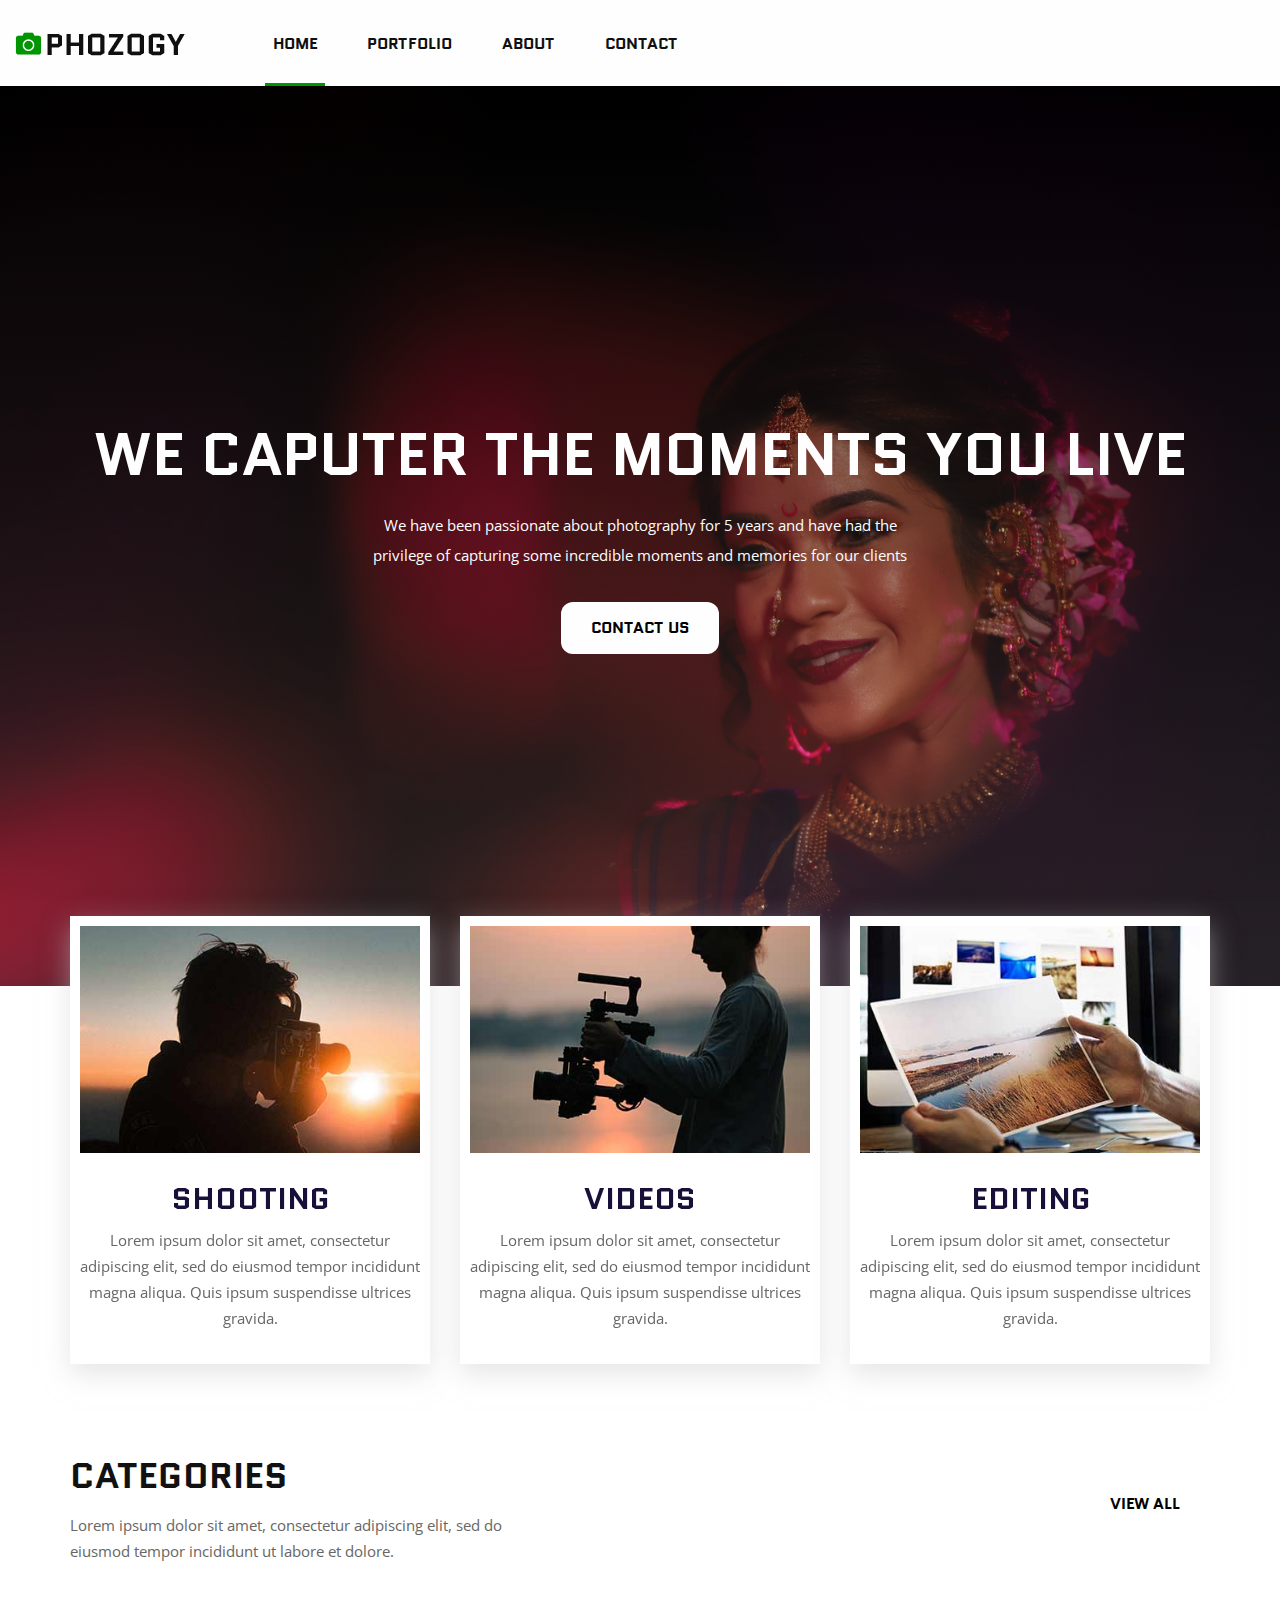
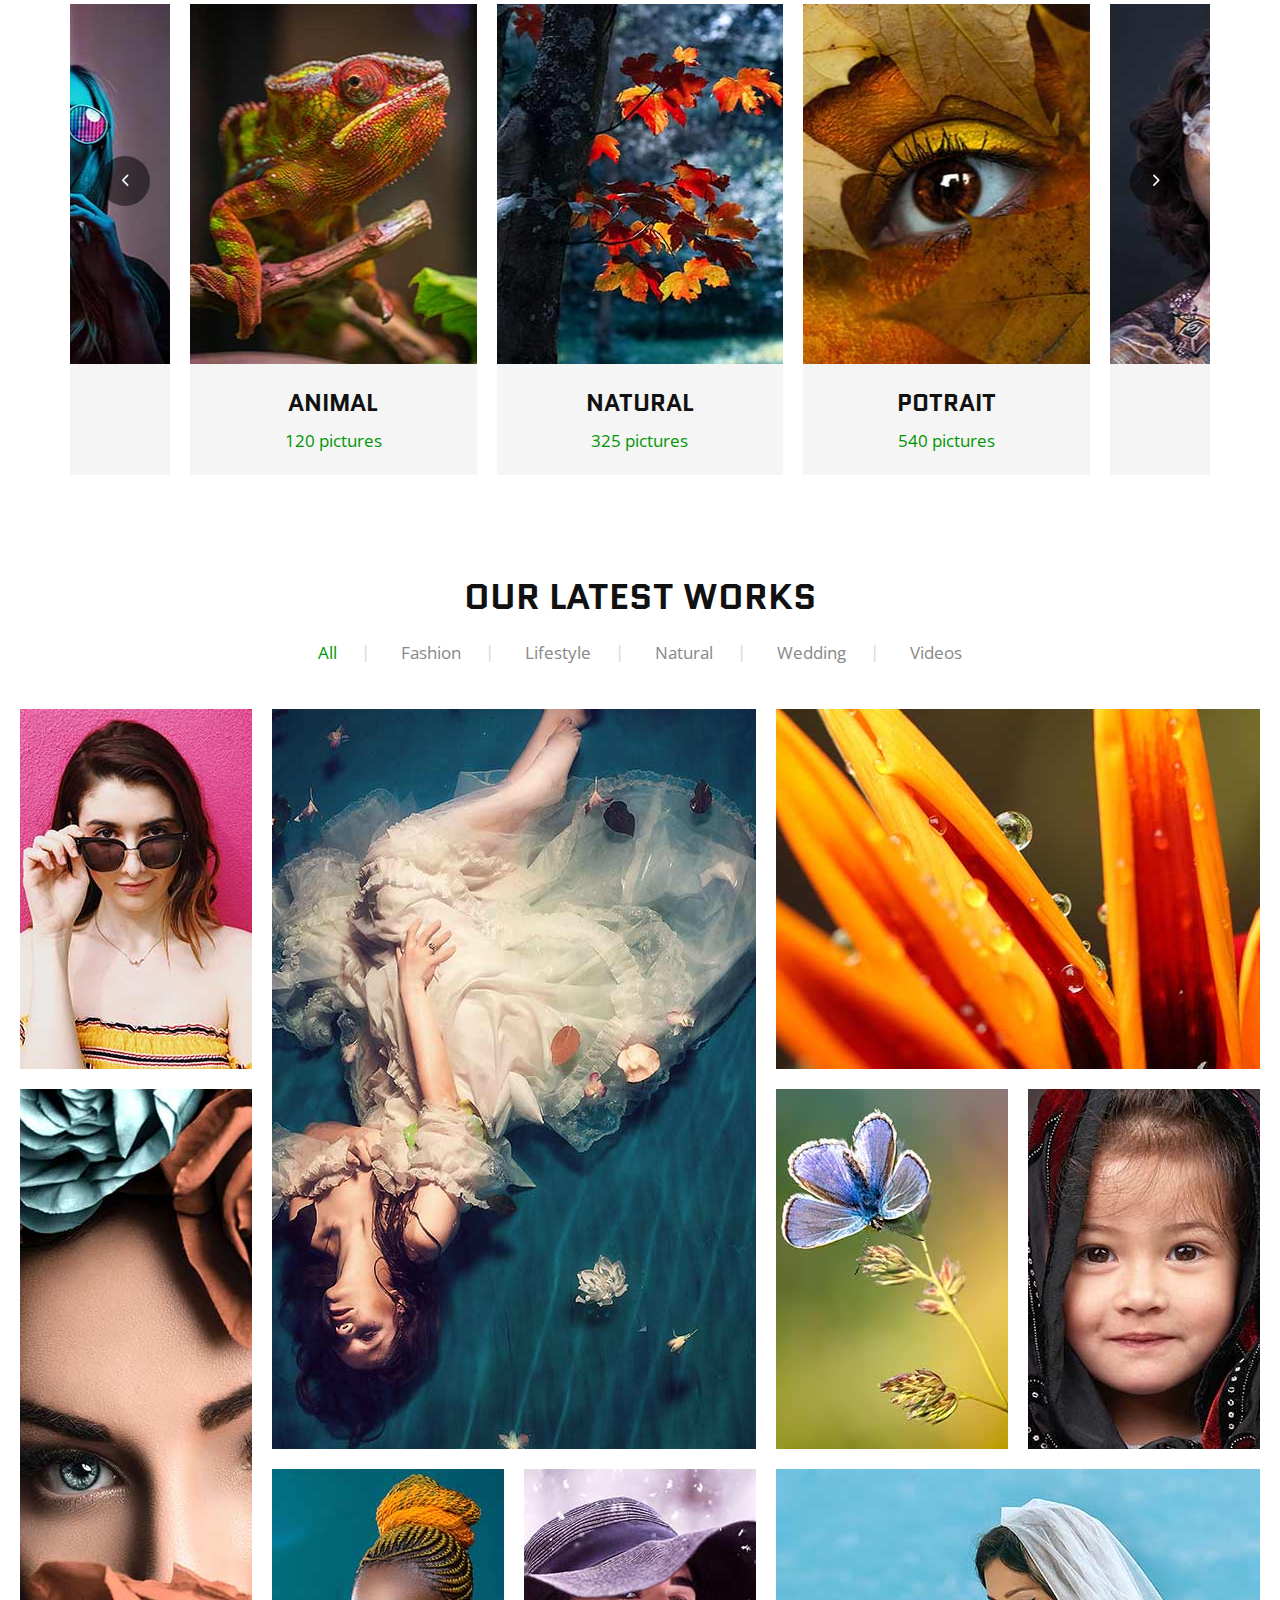
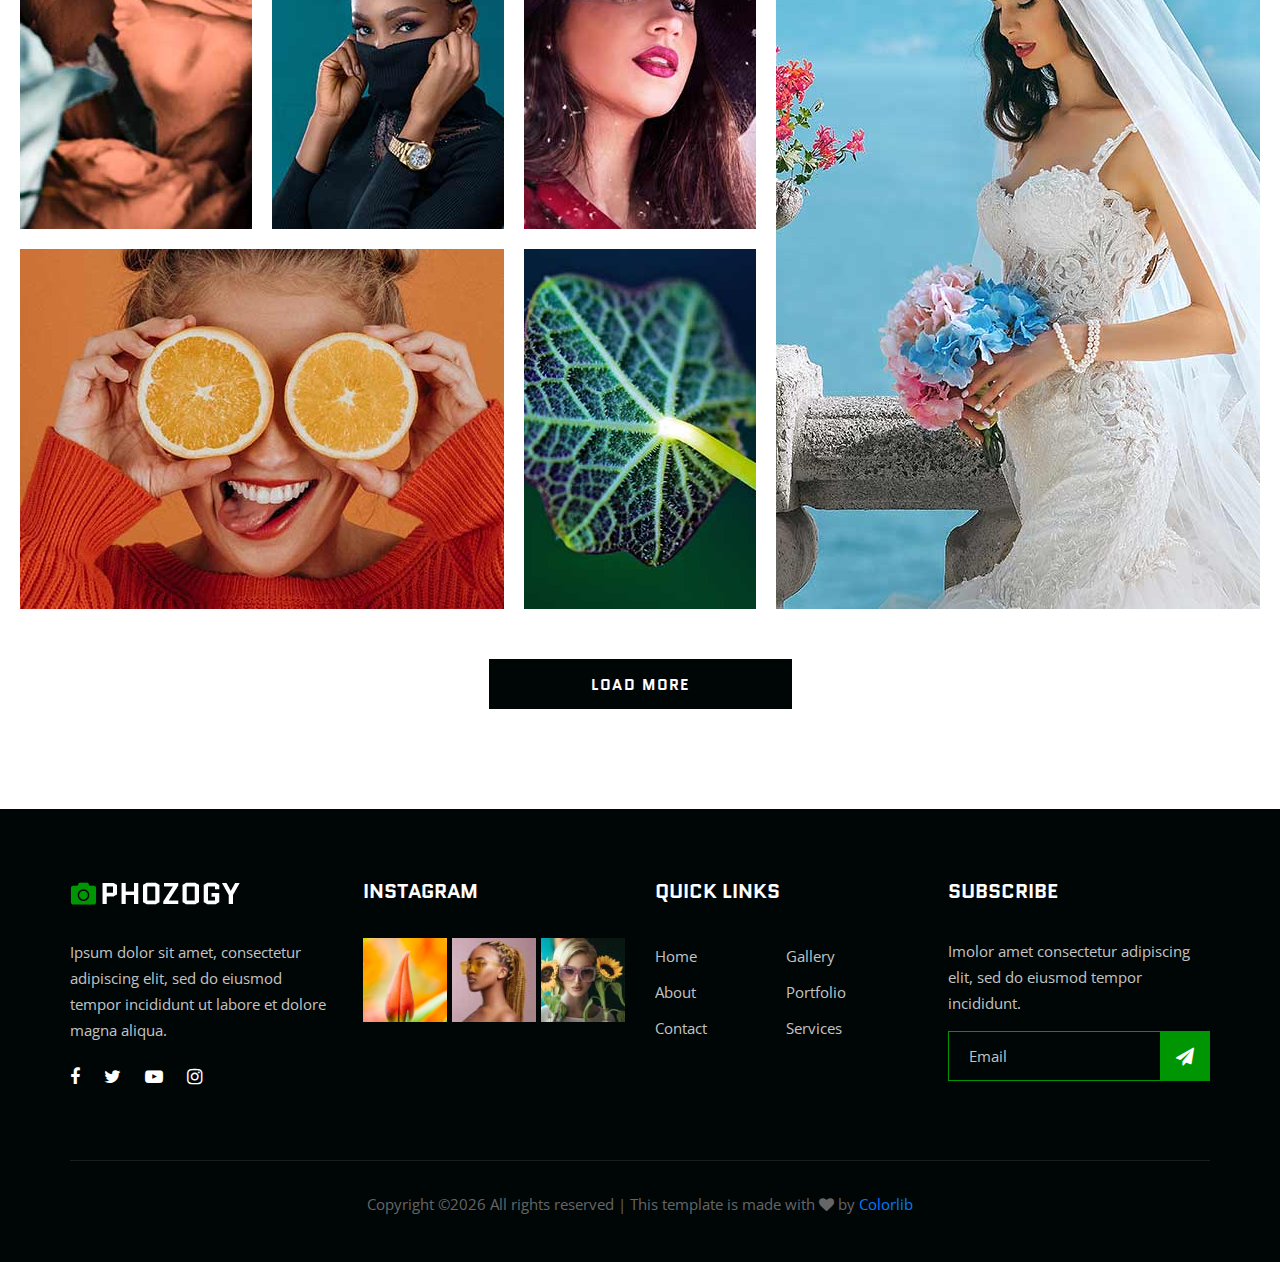
<file: index.html>
<!DOCTYPE html>
<html lang="zxx">

<head>
    <meta charset="UTF-8">
    <meta name="description" content="Phozogy Template">
    <meta name="keywords" content="Phozogy, unica, creative, html">
    <meta name="viewport" content="width=device-width, initial-scale=1.0">
    <meta http-equiv="X-UA-Compatible" content="ie=edge">
    <title>Phozogy | Template</title>

    <!-- Google Font -->
    <link href="https://fonts.googleapis.com/css?family=Quantico:400,700&display=swap" rel="stylesheet">
    <link href="https://fonts.googleapis.com/css?family=Open+Sans:400,600,700&display=swap" rel="stylesheet">

    <!-- Css Styles -->
    <link rel="stylesheet" href="css/bootstrap.min.css" type="text/css">
    <link rel="stylesheet" href="css/font-awesome.min.css" type="text/css">
    <link rel="stylesheet" href="css/elegant-icons.css" type="text/css">
    <link rel="stylesheet" href="css/owl.carousel.min.css" type="text/css">
    <link rel="stylesheet" href="css/magnific-popup.css" type="text/css">
    <link rel="stylesheet" href="css/slicknav.min.css" type="text/css">
    <link rel="stylesheet" href="css/style.css" type="text/css">
</head>

<body>
    <!-- Page Preloder -->
    <div id="preloder">
        <div class="loader"></div>
    </div>

    <!-- Header Section Begin -->
    <header class="header-section">
        <div class="container-fluid">
            <div class="row">
                <div class="col-lg-12">
                    <div class="logo">
                        <a href="./index.html">
                            <img src="img/logo.png" alt="">
                        </a>
                    </div>
                    <nav class="nav-menu mobile-menu">
                        <ul>
                            <li class="active"><a href="./index.html">Home</a></li>
                            <li><a href="./portfolio.html">Portfolio</a></li>
                            <li><a href="./about.html">About</a></li>
                            <li><a href="./contact.html">Contact</a></li>
                        </ul>
                    </nav>
                    <div id="mobile-menu-wrap"></div>
                </div>
            </div>
        </div>
    </header>
    <!-- Header End -->

    <!-- Hero Section Begin -->
    <section class="hero-section">
        <div class="hs-slider owl-carousel">
            <div class="hs-item set-bg hero-sec1">
                <div class="container">
                    <div class="row">
                        <div class="col-lg-12">
                            <div class="hs-text">
                                <h2>We Caputer the Moments You Live</h2>
                                <p> We have been passionate about photography for 5 years and have had the <br/>
                                    privilege of capturing some incredible moments and memories for our  clients</p>
                                <a href="#" class="primary-btn">Contact us</a>
                            </div>
                        </div>
                    </div>
                </div>
            </div>
           
        </div>
    </section>
    <!-- Hero Section End -->

    <!-- Services Section Begin -->
    <section class="services-section spad">
        <div class="container">
            <div class="row">
                <div class="col-lg-4 col-md-6 col-sm-6">
                    <div class="services-item">
                        <img src="img/services/service-1.jpg" alt="">
                        <h3>Shooting</h3>
                        <p>Lorem ipsum dolor sit amet, consectetur adipiscing elit, sed do eiusmod tempor incididunt
                            magna aliqua. Quis ipsum suspendisse ultrices gravida.</p>
                    </div>
                </div>
                <div class="col-lg-4 col-md-6 col-sm-6">
                    <div class="services-item">
                        <img src="img/services/service-2.jpg" alt="">
                        <h3>Videos</h3>
                        <p>Lorem ipsum dolor sit amet, consectetur adipiscing elit, sed do eiusmod tempor incididunt
                            magna aliqua. Quis ipsum suspendisse ultrices gravida.</p>
                    </div>
                </div>
                <div class="col-lg-4 col-md-6 col-sm-6">
                    <div class="services-item">
                        <img src="img/services/service-3.jpg" alt="">
                        <h3>Editing</h3>
                        <p>Lorem ipsum dolor sit amet, consectetur adipiscing elit, sed do eiusmod tempor incididunt
                            magna aliqua. Quis ipsum suspendisse ultrices gravida.</p>
                    </div>
                </div>
            </div>
        </div>
    </section>
    <!-- Services Section End -->

    <!-- Categories Section Begin -->
    <section class="categories-section">
        <div class="container">
            <div class="row">
                <div class="col-lg-6 col-md-6">
                    <div class="section-title">
                        <h2>Categories</h2>
                        <p>Lorem ipsum dolor sit amet, consectetur adipiscing elit, sed do<br /> eiusmod tempor
                            incididunt ut labore et dolore.</p>
                    </div>
                </div>
                <div class="col-lg-6 col-md-6">
                    <div class="right-btn"><a href="#" class="primary-btn">VIew all</a></div>
                </div>
            </div>
            <div class="categories-slider owl-carousel">
                <div class="cs-item">
                    <div class="cs-pic set-bg" data-setbg="img/categories/cat-1.jpg"></div>
                    <div class="cs-text">
                        <h4>Animal</h4>
                        <span>120 pictures</span>
                    </div>
                </div>
                <div class="cs-item">
                    <div class="cs-pic set-bg" data-setbg="img/categories/cat-2.jpg"></div>
                    <div class="cs-text">
                        <h4>Natural</h4>
                        <span>325 pictures</span>
                    </div>
                </div>
                <div class="cs-item">
                    <div class="cs-pic set-bg" data-setbg="img/categories/cat-3.jpg"></div>
                    <div class="cs-text">
                        <h4>Potrait</h4>
                        <span>540 pictures</span>
                    </div>
                </div>
                <div class="cs-item">
                    <div class="cs-pic set-bg" data-setbg="img/categories/cat-4.jpg"></div>
                    <div class="cs-text">
                        <h4>Animal</h4>
                        <span>120 pictures</span>
                    </div>
                </div>
                <div class="cs-item">
                    <div class="cs-pic set-bg" data-setbg="img/categories/cat-5.jpg"></div>
                    <div class="cs-text">
                        <h4>Animal</h4>
                        <span>120 pictures</span>
                    </div>
                </div>
            </div>
        </div>
    </section>
    <!-- Categories Section End -->

    <!-- Portfolio Section Begin -->
    <section class="portfolio-section spad">
        <div class="container">
            <div class="row">
                <div class="col-lg-12">
                    <div class="section-title">
                        <h2>Our latest works</h2>
                    </div>
                    <div class="filter-controls">
                        <ul>
                            <li class="active" data-filter="*">All</li>
                            <li data-filter=".fashion">Fashion</li>
                            <li data-filter=".lifestyle">Lifestyle</li>
                            <li data-filter=".natural">Natural</li>
                            <li data-filter=".wedding">Wedding</li>
                            <li data-filter=".videos">Videos</li>
                        </ul>
                    </div>
                </div>
            </div>
        </div>
        <div class="container-fluid">
            <div class="row">
                <div class="col-lg-12 p-0">
                    <div class="portfolio-filter">
                        <div class="pf-item set-bg fashion" data-setbg="img/portfolio/pf-1.jpg">
                            <a href="img/portfolio/pf-1.jpg" class="pf-icon image-popup"><span class="icon_plus"></span></a>
                            <div class="pf-text">
                                <h4>COLORS SPEAK</h4>
                                <span>Fashion</span>
                            </div>
                        </div>
                        <div class="pf-item large-width large-height set-bg lifestyle"
                            data-setbg="img/portfolio/pf-2.jpg">
                            <a href="img/portfolio/pf-2.jpg" class="pf-icon image-popup"><span class="icon_plus"></span></a>
                            <div class="pf-text">
                                <h4>COLORS SPEAK</h4>
                                <span>Fashion</span>
                            </div>
                        </div>
                        <div class="pf-item large-width set-bg natural" data-setbg="img/portfolio/pf-3.jpg">
                            <a href="img/portfolio/pf-3.jpg" class="pf-icon image-popup"><span class="icon_plus"></span></a>
                            <div class="pf-text">
                                <h4>COLORS SPEAK</h4>
                                <span>Fashion</span>
                            </div>
                        </div>
                        <div class="pf-item large-height set-bg wedding" data-setbg="img/portfolio/pf-4.jpg">
                            <a href="img/portfolio/pf-4.jpg" class="pf-icon image-popup"><span class="icon_plus"></span></a>
                            <div class="pf-text">
                                <h4>COLORS SPEAK</h4>
                                <span>Fashion</span>
                            </div>
                        </div>
                        <div class="pf-item set-bg lifestyle" data-setbg="img/portfolio/pf-7.jpg">
                            <a href="img/portfolio/pf-7.jpg" class="pf-icon image-popup"><span class="icon_plus"></span></a>
                            <div class="pf-text">
                                <h4>COLORS SPEAK</h4>
                                <span>Fashion</span>
                            </div>
                        </div>
                        <div class="pf-item set-bg natural" data-setbg="img/portfolio/pf-8.jpg">
                            <a href="img/portfolio/pf-8.jpg" class="pf-icon image-popup"><span class="icon_plus"></span></a>
                            <div class="pf-text">
                                <h4>COLORS SPEAK</h4>
                                <span>Fashion</span>
                            </div>
                        </div>
                        <div class="pf-item set-bg videos" data-setbg="img/portfolio/pf-5.jpg">
                            <a href="img/portfolio/pf-5.jpg" class="pf-icon image-popup"><span class="icon_plus"></span></a>
                            <div class="pf-text">
                                <h4>COLORS SPEAK</h4>
                                <span>Fashion</span>
                            </div>
                        </div>
                        <div class="pf-item set-bg fashion" data-setbg="img/portfolio/pf-6.jpg">
                            <a href="img/portfolio/pf-6.jpg" class="pf-icon image-popup"><span class="icon_plus"></span></a>
                            <div class="pf-text">
                                <h4>COLORS SPEAK</h4>
                                <span>Fashion</span>
                            </div>
                        </div>
                        <div class="pf-item large-width set-bg videos" data-setbg="img/portfolio/pf-10.jpg">
                            <a href="img/portfolio/pf-10.jpg" class="pf-icon image-popup"><span class="icon_plus"></span></a>
                            <div class="pf-text">
                                <h4>COLORS SPEAK</h4>
                                <span>Fashion</span>
                            </div>
                        </div>
                        <div class="pf-item set-bg fashion" data-setbg="img/portfolio/pf-11.jpg">
                            <a href="img/portfolio/pf-11.jpg" class="pf-icon image-popup"><span class="icon_plus"></span></a>
                            <div class="pf-text">
                                <h4>COLORS SPEAK</h4>
                                <span>Fashion</span>
                            </div>
                        </div>
                        <div class="pf-item large-width large-height set-bg wedding"
                            data-setbg="img/portfolio/pf-9.jpg">
                            <a href="img/portfolio/pf-9.jpg" class="pf-icon image-popup"><span class="icon_plus"></span></a>
                            <div class="pf-text">
                                <h4>COLORS SPEAK</h4>
                                <span>Fashion</span>
                            </div>
                        </div>
                    </div>
                </div>
            </div>
        </div>
        <div class="load-more-btn">
            <a href="#">Load More</a>
        </div>
    </section>
    <!-- Portfolio Section End -->

    <!-- Footer Section Begin -->
    <footer class="footer-section">
        <div class="container">
            <div class="row">
                <div class="col-lg-3 col-md-6 col-sm-6">
                    <div class="fs-about">
                        <div class="fa-logo">
                            <a href="#">
                                <img src="img/f-logo.png" alt="">
                            </a>
                        </div>
                        <p>Ipsum dolor sit amet, consectetur adipiscing elit, sed do eiusmod tempor incididunt ut labore
                            et dolore magna aliqua.</p>
                        <div class="fa-social">
                            <a href="#"><i class="fa fa-facebook"></i></a>
                            <a href="#"><i class="fa fa-twitter"></i></a>
                            <a href="#"><i class="fa fa-youtube-play"></i></a>
                            <a href="#"><i class="fa fa-instagram"></i></a>
                        </div>
                    </div>
                </div>
                <div class="col-lg-3 col-md-6 col-sm-6">
                    <div class="fs-widget">
                        <h5>Instagram</h5>
                        <div class="fw-instagram">
                            <img src="img/instagram/insta-1.jpg" alt="">
                            <img src="img/instagram/insta-2.jpg" alt="">
                            <img src="img/instagram/insta-3.jpg" alt="">
                        </div>
                    </div>
                </div>
                <div class="col-lg-3 col-md-6 col-sm-6">
                    <div class="fs-widget">
                        <h5>Quick links</h5>
                        <ul>
                            <li><a href="#">Home</a></li>
                            <li><a href="#">About</a></li>
                            <li><a href="#">Contact</a></li>
                        </ul>
                        <ul>
                            <li><a href="#">Gallery</a></li>
                            <li><a href="#">Portfolio</a></li>
                            <li><a href="#">Services</a></li>
                        </ul>
                    </div>
                </div>
                <div class="col-lg-3 col-md-6 col-sm-6">
                    <div class="fs-widget">
                        <h5>Subscribe</h5>
                        <p>Imolor amet consectetur adipiscing elit, sed do eiusmod tempor incididunt.</p>
                        <div class="fw-subscribe">
                            <form action="#">
                                <input type="text" placeholder="Email">
                                <button type="submit"><i class="fa fa-send"></i></button>
                            </form>
                        </div>
                    </div>
                </div>
                <div class="col-lg-12">
                    <div class="copyright-text">
                        <p><!-- Link back to Colorlib can't be removed. Template is licensed under CC BY 3.0. -->
  Copyright &copy;<script>document.write(new Date().getFullYear());</script> All rights reserved | This template is made with <i class="fa fa-heart" aria-hidden="true"></i> by <a href="https://colorlib.com" target="_blank">Colorlib</a>
  <!-- Link back to Colorlib can't be removed. Template is licensed under CC BY 3.0. --></p>
                    </div>
                </div>
            </div>
        </div>
    </footer>
    <!-- Footer Section End -->

    <!-- Search model Begin -->
    <div class="search-model">
        <div class="h-100 d-flex align-items-center justify-content-center">
            <div class="search-close-switch">+</div>
            <form class="search-model-form">
                <input type="text" id="search-input" placeholder="Search here.....">
            </form>
        </div>
    </div>
    <!-- Search model end -->

    <!-- Js Plugins -->
    <script src="js/jquery-3.3.1.min.js"></script>
    <script src="js/bootstrap.min.js"></script>
    <script src="js/jquery.magnific-popup.min.js"></script>
    <script src="js/isotope.pkgd.min.js"></script>
    <script src="js/masonry.pkgd.min.js"></script>
    <script src="js/jquery.slicknav.js"></script>
    <script src="js/owl.carousel.min.js"></script>
    <script src="js/main.js"></script>
</body>

</html>
</file>
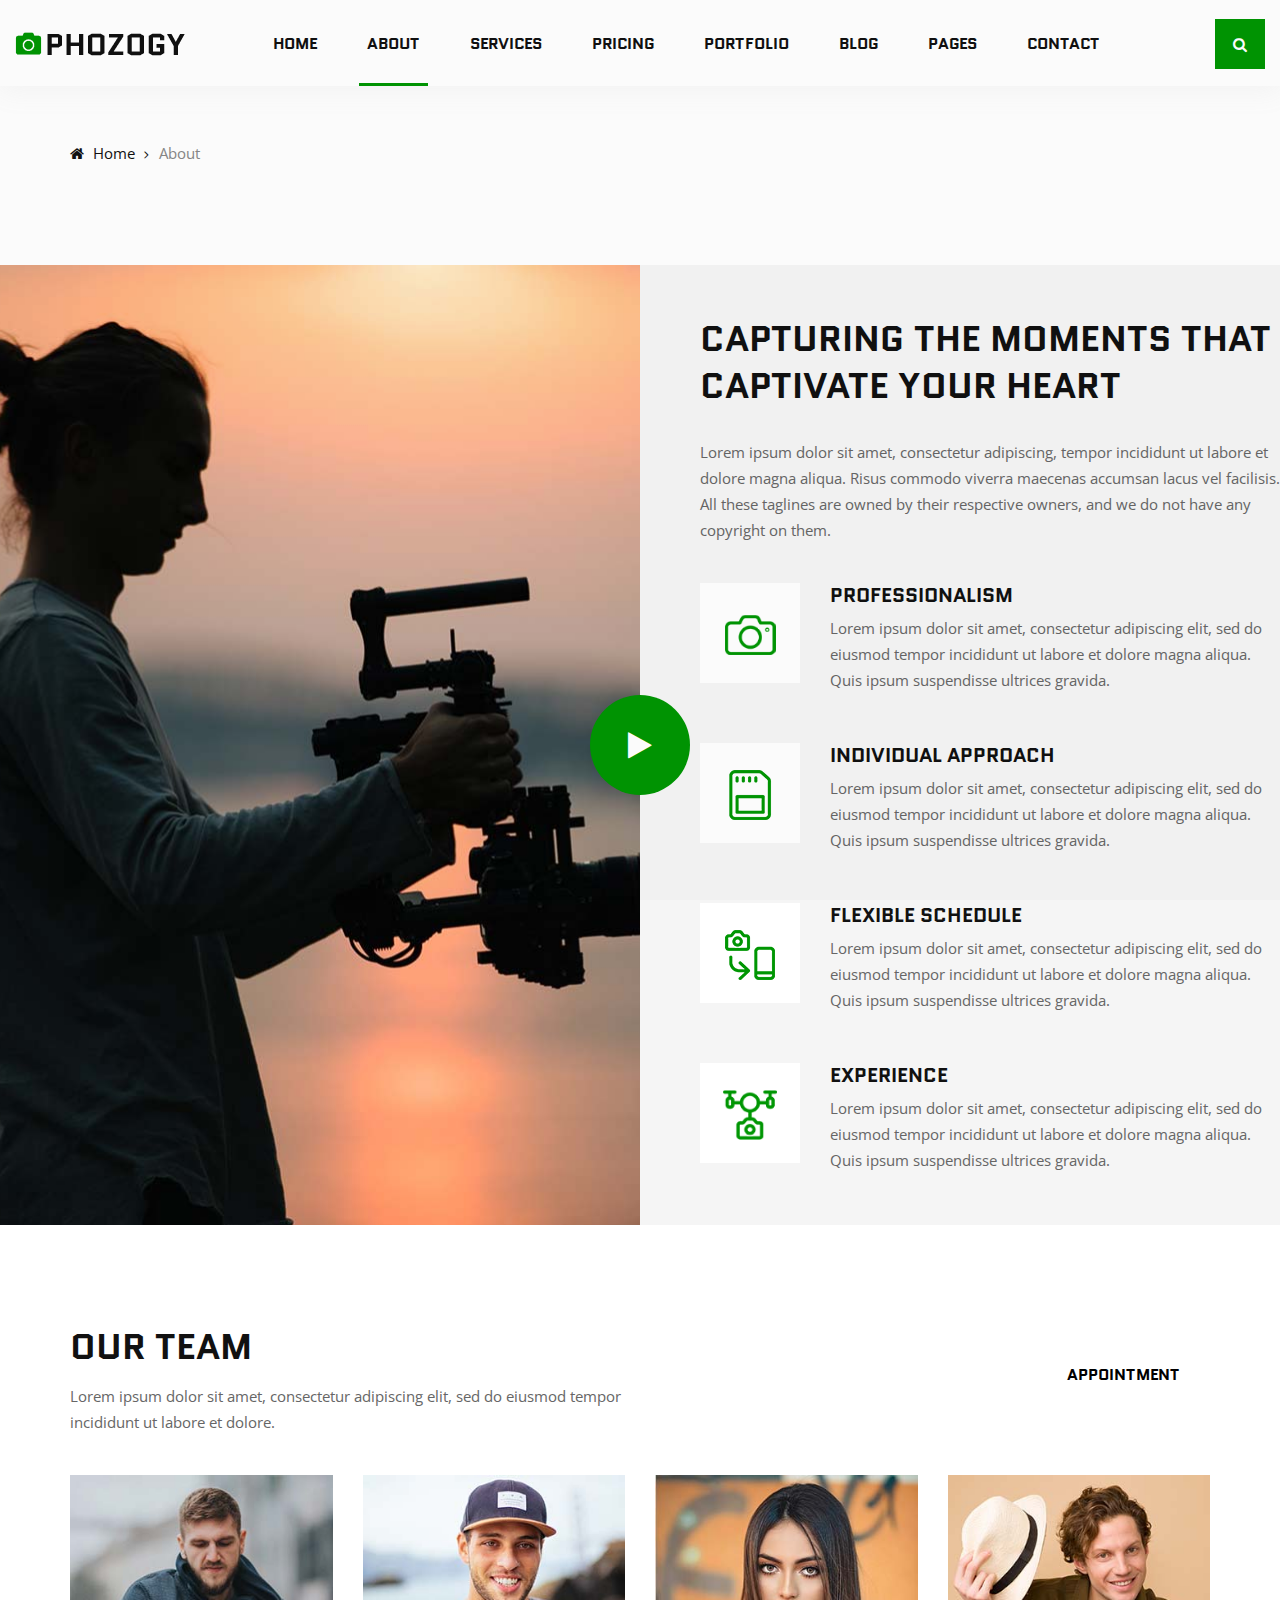
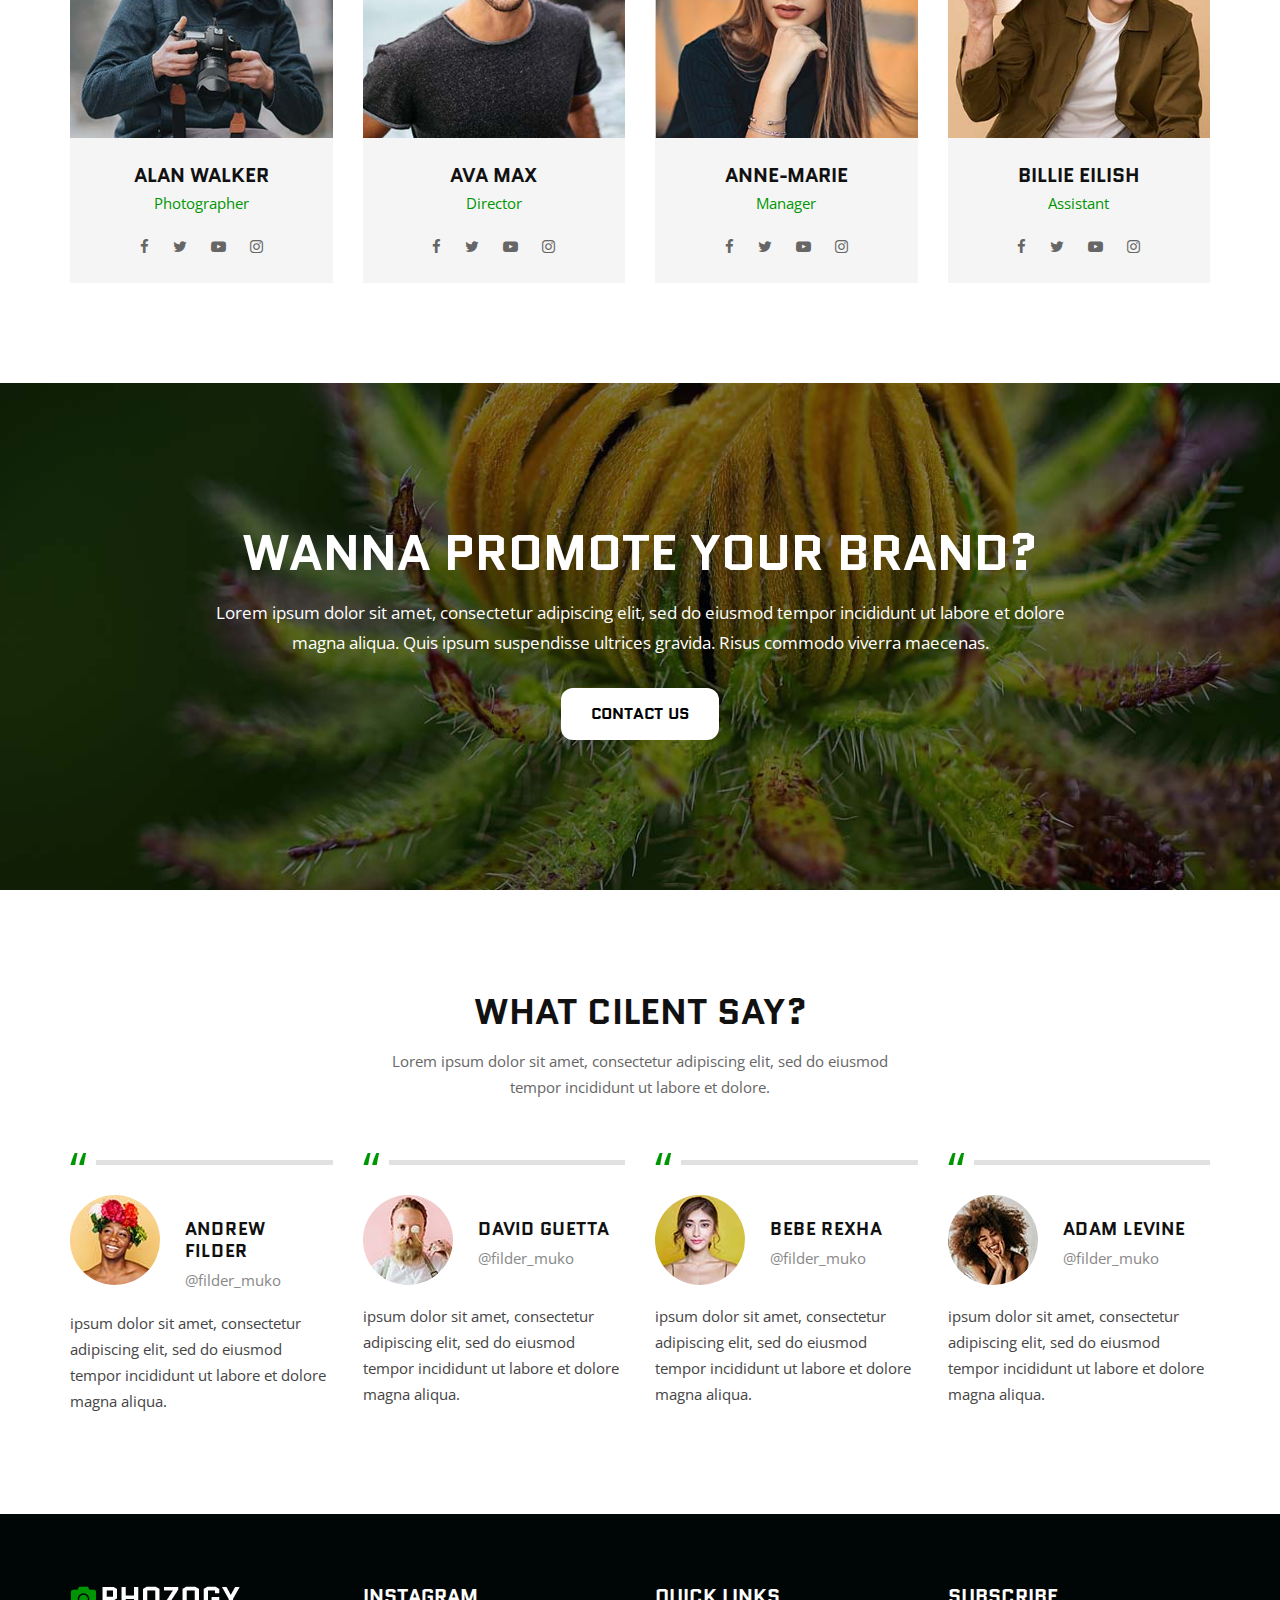
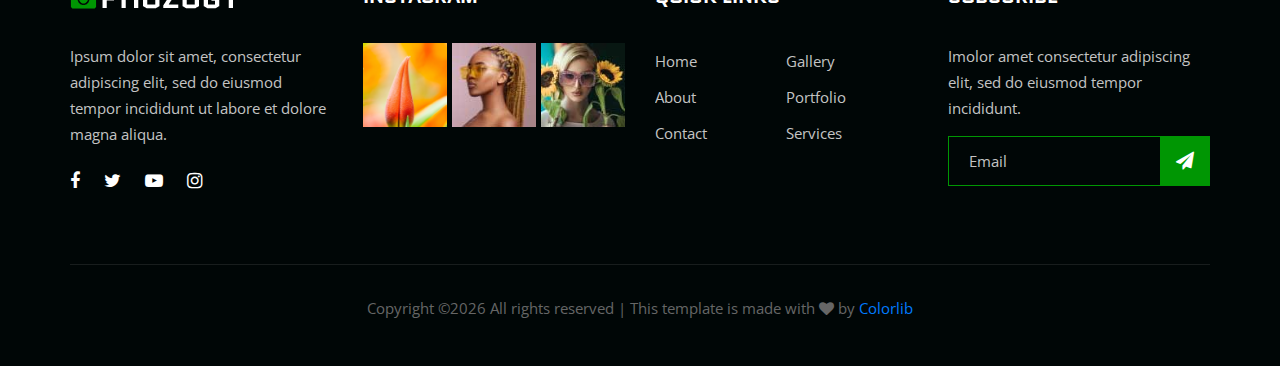
<file: about.html>
<!DOCTYPE html>
<html lang="zxx">

<head>
    <meta charset="UTF-8">
    <meta name="description" content="Phozogy Template">
    <meta name="keywords" content="Phozogy, unica, creative, html">
    <meta name="viewport" content="width=device-width, initial-scale=1.0">
    <meta http-equiv="X-UA-Compatible" content="ie=edge">
    <title>Phozogy | Template</title>

    <!-- Google Font -->
    <link href="https://fonts.googleapis.com/css?family=Quantico:400,700&display=swap" rel="stylesheet">
    <link href="https://fonts.googleapis.com/css?family=Open+Sans:400,600,700&display=swap" rel="stylesheet">

    <!-- Css Styles -->
    <link rel="stylesheet" href="css/bootstrap.min.css" type="text/css">
    <link rel="stylesheet" href="css/font-awesome.min.css" type="text/css">
    <link rel="stylesheet" href="css/elegant-icons.css" type="text/css">
    <link rel="stylesheet" href="css/owl.carousel.min.css" type="text/css">
    <link rel="stylesheet" href="css/magnific-popup.css" type="text/css">
    <link rel="stylesheet" href="css/slicknav.min.css" type="text/css">
    <link rel="stylesheet" href="css/style.css" type="text/css">
</head>

<body>
    <!-- Page Preloder -->
    <div id="preloder">
        <div class="loader"></div>
    </div>

    <!-- Header Section Begin -->
    <header class="header-section header-normal">
        <div class="container-fluid">
            <div class="row">
                <div class="col-lg-12">
                    <div class="logo">
                        <a href="./index.html">
                            <img src="img/logo.png" alt="">
                        </a>
                    </div>
                    <nav class="nav-menu mobile-menu">
                        <ul>
                            <li><a href="./index.html">Home</a></li>
                            <li class="active"><a href="./about.html">About</a></li>
                            <li><a href="./services.html">Services</a></li>
                            <li><a href="./pricing.html">Pricing</a></li>
                            <li><a href="./portfolio.html">Portfolio</a></li>
                            <li><a href="./blog.html">Blog</a></li>
                            <li><a href="#">Pages</a>
                                <ul class="dropdown">
                                    <li><a href="./gallery.html">Gallery</a></li>
                                    <li><a href="./portfolio-details.html">Portfolio Details</a></li>
                                    <li><a href="./blog-details.html">Blog Details</a></li>
                                </ul>
                            </li>
                            <li><a href="./contact.html">Contact</a></li>
                        </ul>
                    </nav>
                    <div class="top-search search-switch">
                        <i class="fa fa-search"></i>
                    </div>
                    <div id="mobile-menu-wrap"></div>
                </div>
            </div>
        </div>
    </header>
    <!-- Header End -->

    <!-- Breadcrumb Begin -->
    <div class="breadcrumb-option spad">
        <div class="container">
            <div class="row">
                <div class="col-lg-12">
                    <div class="bo-links">
                        <a href="./index.html"><i class="fa fa-home"></i> Home</a>
                        <span>About</span>
                    </div>
                </div>
            </div>
        </div>
    </div>
    <!-- Breadcrumb End -->

    <!-- About Section Begin -->
    <section class="about-section">
        <div class="container-fluid">
            <div class="row">
                <div class="col-lg-6 p-0">
                    <div class="about-pic set-bg" data-setbg="img/about/about-pic.jpg">
                        <a href="https://www.youtube.com/watch?v=hxADTEJalRw&list=WL&index=49&t=0s" class="play-btn video-popup"><i class="fa fa-play"></i></a>
                    </div>
                </div>
                <div class="col-lg-6 p-0">
                    <div class="about-text">
                        <div class="section-title">
                            <h2>Capturing the moments that captivate your heart</h2>
                            <p>Lorem ipsum dolor sit amet, consectetur adipiscing, tempor incididunt ut labore et dolore
                                magna aliqua. Risus commodo viverra maecenas accumsan lacus vel facilisis. All these
                                taglines are owned by their respective owners, and we do not have any copyright on them.
                            </p>
                        </div>
                        <div class="at-list">
                            <div class="al-item">
                                <div class="al-pic">
                                    <img src="img/about/list-1.png" alt="">
                                </div>
                                <div class="al-text">
                                    <h5>Professionalism</h5>
                                    <p>Lorem ipsum dolor sit amet, consectetur adipiscing elit, sed do eiusmod tempor
                                        incididunt ut labore et dolore magna aliqua. Quis ipsum suspendisse ultrices
                                        gravida.</p>
                                </div>
                            </div>
                            <div class="al-item">
                                <div class="al-pic">
                                    <img src="img/about/list-2.png" alt="">
                                </div>
                                <div class="al-text">
                                    <h5>Individual approach</h5>
                                    <p>Lorem ipsum dolor sit amet, consectetur adipiscing elit, sed do eiusmod tempor
                                        incididunt ut labore et dolore magna aliqua. Quis ipsum suspendisse ultrices
                                        gravida.</p>
                                </div>
                            </div>
                            <div class="al-item">
                                <div class="al-pic">
                                    <img src="img/about/list-3.png" alt="">
                                </div>
                                <div class="al-text">
                                    <h5>Flexible Schedule</h5>
                                    <p>Lorem ipsum dolor sit amet, consectetur adipiscing elit, sed do eiusmod tempor
                                        incididunt ut labore et dolore magna aliqua. Quis ipsum suspendisse ultrices
                                        gravida.</p>
                                </div>
                            </div>
                            <div class="al-item">
                                <div class="al-pic">
                                    <img src="img/about/list-4.png" alt="">
                                </div>
                                <div class="al-text">
                                    <h5>Experience</h5>
                                    <p>Lorem ipsum dolor sit amet, consectetur adipiscing elit, sed do eiusmod tempor
                                        incididunt ut labore et dolore magna aliqua. Quis ipsum suspendisse ultrices
                                        gravida.</p>
                                </div>
                            </div>
                        </div>
                    </div>
                </div>
            </div>
        </div>
    </section>
    <!-- About Section End -->

    <!-- Team Section Begin -->
    <section class="team-section spad">
        <div class="container">
            <div class="row">
                <div class="col-lg-6 col-md-6">
                    <div class="section-title">
                        <h2>Our team</h2>
                        <p>Lorem ipsum dolor sit amet, consectetur adipiscing elit, sed do eiusmod tempor incididunt ut
                            labore et dolore.</p>
                    </div>
                </div>
                <div class="col-lg-6 col-md-6">
                    <div class="right-btn">
                        <a href="#" class="primary-btn">Appointment</a>
                    </div>
                </div>
            </div>
            <div class="row">
                <div class="col-lg-3 col-md-6 col-sm-6">
                    <div class="team-item">
                        <img src="img/team/team-1.jpg" alt="">
                        <div class="ti-text">
                            <h5>Alan walker</h5>
                            <span>Photographer</span>
                            <div class="ti-social">
                                <a href="#"><i class="fa fa-facebook"></i></a>
                                <a href="#"><i class="fa fa-twitter"></i></a>
                                <a href="#"><i class="fa fa-youtube-play"></i></a>
                                <a href="#"><i class="fa fa-instagram"></i></a>
                            </div>
                        </div>
                    </div>
                </div>
                <div class="col-lg-3 col-md-6 col-sm-6">
                    <div class="team-item">
                        <img src="img/team/team-2.jpg" alt="">
                        <div class="ti-text">
                            <h5>Ava Max</h5>
                            <span>Director</span>
                            <div class="ti-social">
                                <a href="#"><i class="fa fa-facebook"></i></a>
                                <a href="#"><i class="fa fa-twitter"></i></a>
                                <a href="#"><i class="fa fa-youtube-play"></i></a>
                                <a href="#"><i class="fa fa-instagram"></i></a>
                            </div>
                        </div>
                    </div>
                </div>
                <div class="col-lg-3 col-md-6 col-sm-6">
                    <div class="team-item">
                        <img src="img/team/team-3.jpg" alt="">
                        <div class="ti-text">
                            <h5>Anne-Marie</h5>
                            <span>Manager</span>
                            <div class="ti-social">
                                <a href="#"><i class="fa fa-facebook"></i></a>
                                <a href="#"><i class="fa fa-twitter"></i></a>
                                <a href="#"><i class="fa fa-youtube-play"></i></a>
                                <a href="#"><i class="fa fa-instagram"></i></a>
                            </div>
                        </div>
                    </div>
                </div>
                <div class="col-lg-3 col-md-6 col-sm-6">
                    <div class="team-item">
                        <img src="img/team/team-4.jpg" alt="">
                        <div class="ti-text">
                            <h5>Billie Eilish</h5>
                            <span>Assistant</span>
                            <div class="ti-social">
                                <a href="#"><i class="fa fa-facebook"></i></a>
                                <a href="#"><i class="fa fa-twitter"></i></a>
                                <a href="#"><i class="fa fa-youtube-play"></i></a>
                                <a href="#"><i class="fa fa-instagram"></i></a>
                            </div>
                        </div>
                    </div>
                </div>
            </div>
        </div>
    </section>
    <!-- Team Section End -->

    <!-- Cta Section Begin -->
    <section class="cta-section spad set-bg" data-setbg="img/cta-bg.jpg">
        <div class="container">
            <div class="row">
                <div class="col-lg-12">
                    <div class="cta-text">
                        <h2>Wanna promote your brand?</h2>
                        <p>Lorem ipsum dolor sit amet, consectetur adipiscing elit, sed do eiusmod tempor incididunt ut
                            labore et dolore<br /> magna aliqua. Quis ipsum suspendisse ultrices gravida. Risus commodo
                            viverra maecenas.</p>
                        <a href="#" class="primary-btn">Contact us</a>
                    </div>
                </div>
            </div>
        </div>
    </section>
    <!-- Cta Section End -->

    <!-- Testimoial Section Begin -->
    <section class="testimonial-section spad">
        <div class="container">
            <div class="row">
                <div class="col-lg-12">
                    <div class="section-title">
                        <h2>What cilent say?</h2>
                        <p>Lorem ipsum dolor sit amet, consectetur adipiscing elit, sed do eiusmod<br /> tempor
                            incididunt ut labore et dolore.</p>
                    </div>
                </div>
            </div>
            <div class="row">
                <div class="col-lg-3 col-md-6 col-sm-6">
                    <div class="testimonial-item">
                        <div class="ti-author">
                            <div class="ta-pic">
                                <img src="img/testimonial/ta-1.jpg" alt="">
                            </div>
                            <div class="ta-text">
                                <h5>ANDREW FILDER</h5>
                                <span>@filder_muko</span>
                            </div>
                        </div>
                        <p>ipsum dolor sit amet, consectetur adipiscing elit, sed do eiusmod tempor incididunt ut labore
                            et dolore magna aliqua.</p>
                    </div>
                </div>
                <div class="col-lg-3 col-md-6 col-sm-6">
                    <div class="testimonial-item">
                        <div class="ti-author">
                            <div class="ta-pic">
                                <img src="img/testimonial/ta-2.jpg" alt="">
                            </div>
                            <div class="ta-text">
                                <h5>David Guetta</h5>
                                <span>@filder_muko</span>
                            </div>
                        </div>
                        <p>ipsum dolor sit amet, consectetur adipiscing elit, sed do eiusmod tempor incididunt ut labore
                            et dolore magna aliqua.</p>
                    </div>
                </div>
                <div class="col-lg-3 col-md-6 col-sm-6">
                    <div class="testimonial-item">
                        <div class="ti-author">
                            <div class="ta-pic">
                                <img src="img/testimonial/ta-3.jpg" alt="">
                            </div>
                            <div class="ta-text">
                                <h5>Bebe Rexha</h5>
                                <span>@filder_muko</span>
                            </div>
                        </div>
                        <p>ipsum dolor sit amet, consectetur adipiscing elit, sed do eiusmod tempor incididunt ut labore
                            et dolore magna aliqua.</p>
                    </div>
                </div>
                <div class="col-lg-3 col-md-6 col-sm-6">
                    <div class="testimonial-item">
                        <div class="ti-author">
                            <div class="ta-pic">
                                <img src="img/testimonial/ta-4.jpg" alt="">
                            </div>
                            <div class="ta-text">
                                <h5>Adam Levine</h5>
                                <span>@filder_muko</span>
                            </div>
                        </div>
                        <p>ipsum dolor sit amet, consectetur adipiscing elit, sed do eiusmod tempor incididunt ut labore
                            et dolore magna aliqua.</p>
                    </div>
                </div>
            </div>
        </div>
    </section>
    <!-- Testimonial Section End -->

    <!-- Footer Section Begin -->
    <footer class="footer-section">
        <div class="container">
            <div class="row">
                <div class="col-lg-3 col-md-6 col-sm-6">
                    <div class="fs-about">
                        <div class="fa-logo">
                            <a href="#">
                                <img src="img/f-logo.png" alt="">
                            </a>
                        </div>
                        <p>Ipsum dolor sit amet, consectetur adipiscing elit, sed do eiusmod tempor incididunt ut labore
                            et dolore magna aliqua.</p>
                        <div class="fa-social">
                            <a href="#"><i class="fa fa-facebook"></i></a>
                            <a href="#"><i class="fa fa-twitter"></i></a>
                            <a href="#"><i class="fa fa-youtube-play"></i></a>
                            <a href="#"><i class="fa fa-instagram"></i></a>
                        </div>
                    </div>
                </div>
                <div class="col-lg-3 col-md-6 col-sm-6">
                    <div class="fs-widget">
                        <h5>Instagram</h5>
                        <div class="fw-instagram">
                            <img src="img/instagram/insta-1.jpg" alt="">
                            <img src="img/instagram/insta-2.jpg" alt="">
                            <img src="img/instagram/insta-3.jpg" alt="">
                        </div>
                    </div>
                </div>
                <div class="col-lg-3 col-md-6 col-sm-6">
                    <div class="fs-widget">
                        <h5>Quick links</h5>
                        <ul>
                            <li><a href="#">Home</a></li>
                            <li><a href="#">About</a></li>
                            <li><a href="#">Contact</a></li>
                        </ul>
                        <ul>
                            <li><a href="#">Gallery</a></li>
                            <li><a href="#">Portfolio</a></li>
                            <li><a href="#">Services</a></li>
                        </ul>
                    </div>
                </div>
                <div class="col-lg-3 col-md-6 col-sm-6">
                    <div class="fs-widget">
                        <h5>Subscribe</h5>
                        <p>Imolor amet consectetur adipiscing elit, sed do eiusmod tempor incididunt.</p>
                        <div class="fw-subscribe">
                            <form action="#">
                                <input type="text" placeholder="Email">
                                <button type="submit"><i class="fa fa-send"></i></button>
                            </form>
                        </div>
                    </div>
                </div>
                <div class="col-lg-12">
                    <div class="copyright-text">
                        <p><!-- Link back to Colorlib can't be removed. Template is licensed under CC BY 3.0. -->
  Copyright &copy;<script>document.write(new Date().getFullYear());</script> All rights reserved | This template is made with <i class="fa fa-heart" aria-hidden="true"></i> by <a href="https://colorlib.com" target="_blank">Colorlib</a>
  <!-- Link back to Colorlib can't be removed. Template is licensed under CC BY 3.0. --></p>
                    </div>
                </div>
            </div>
        </div>
    </footer>
    <!-- Footer Section End -->

    <!-- Search model Begin -->
    <div class="search-model">
        <div class="h-100 d-flex align-items-center justify-content-center">
            <div class="search-close-switch">+</div>
            <form class="search-model-form">
                <input type="text" id="search-input" placeholder="Search here.....">
            </form>
        </div>
    </div>
    <!-- Search model end -->

    <!-- Js Plugins -->
    <script src="js/jquery-3.3.1.min.js"></script>
    <script src="js/bootstrap.min.js"></script>
    <script src="js/jquery.magnific-popup.min.js"></script>
    <script src="js/isotope.pkgd.min.js"></script>
    <script src="js/masonry.pkgd.min.js"></script>
    <script src="js/jquery.slicknav.js"></script>
    <script src="js/owl.carousel.min.js"></script>
    <script src="js/main.js"></script>
</body>

</html>
</file>
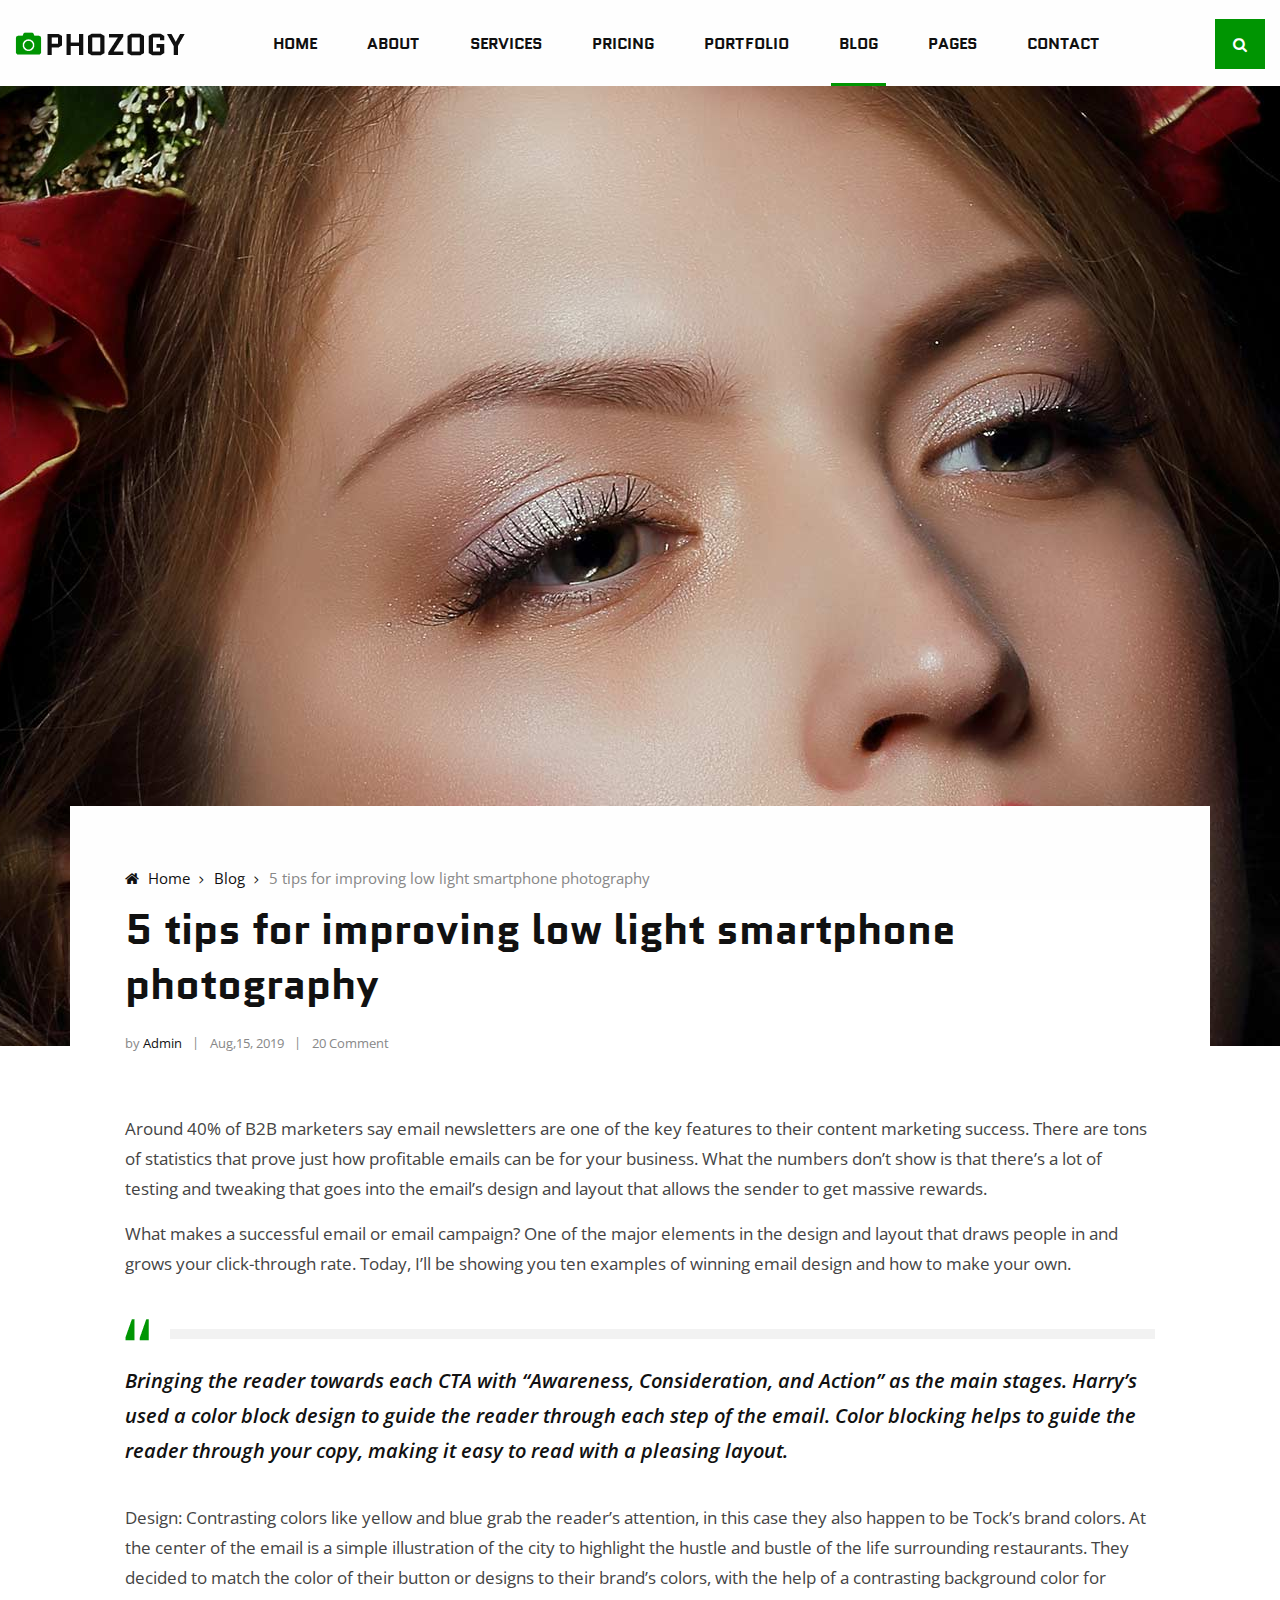
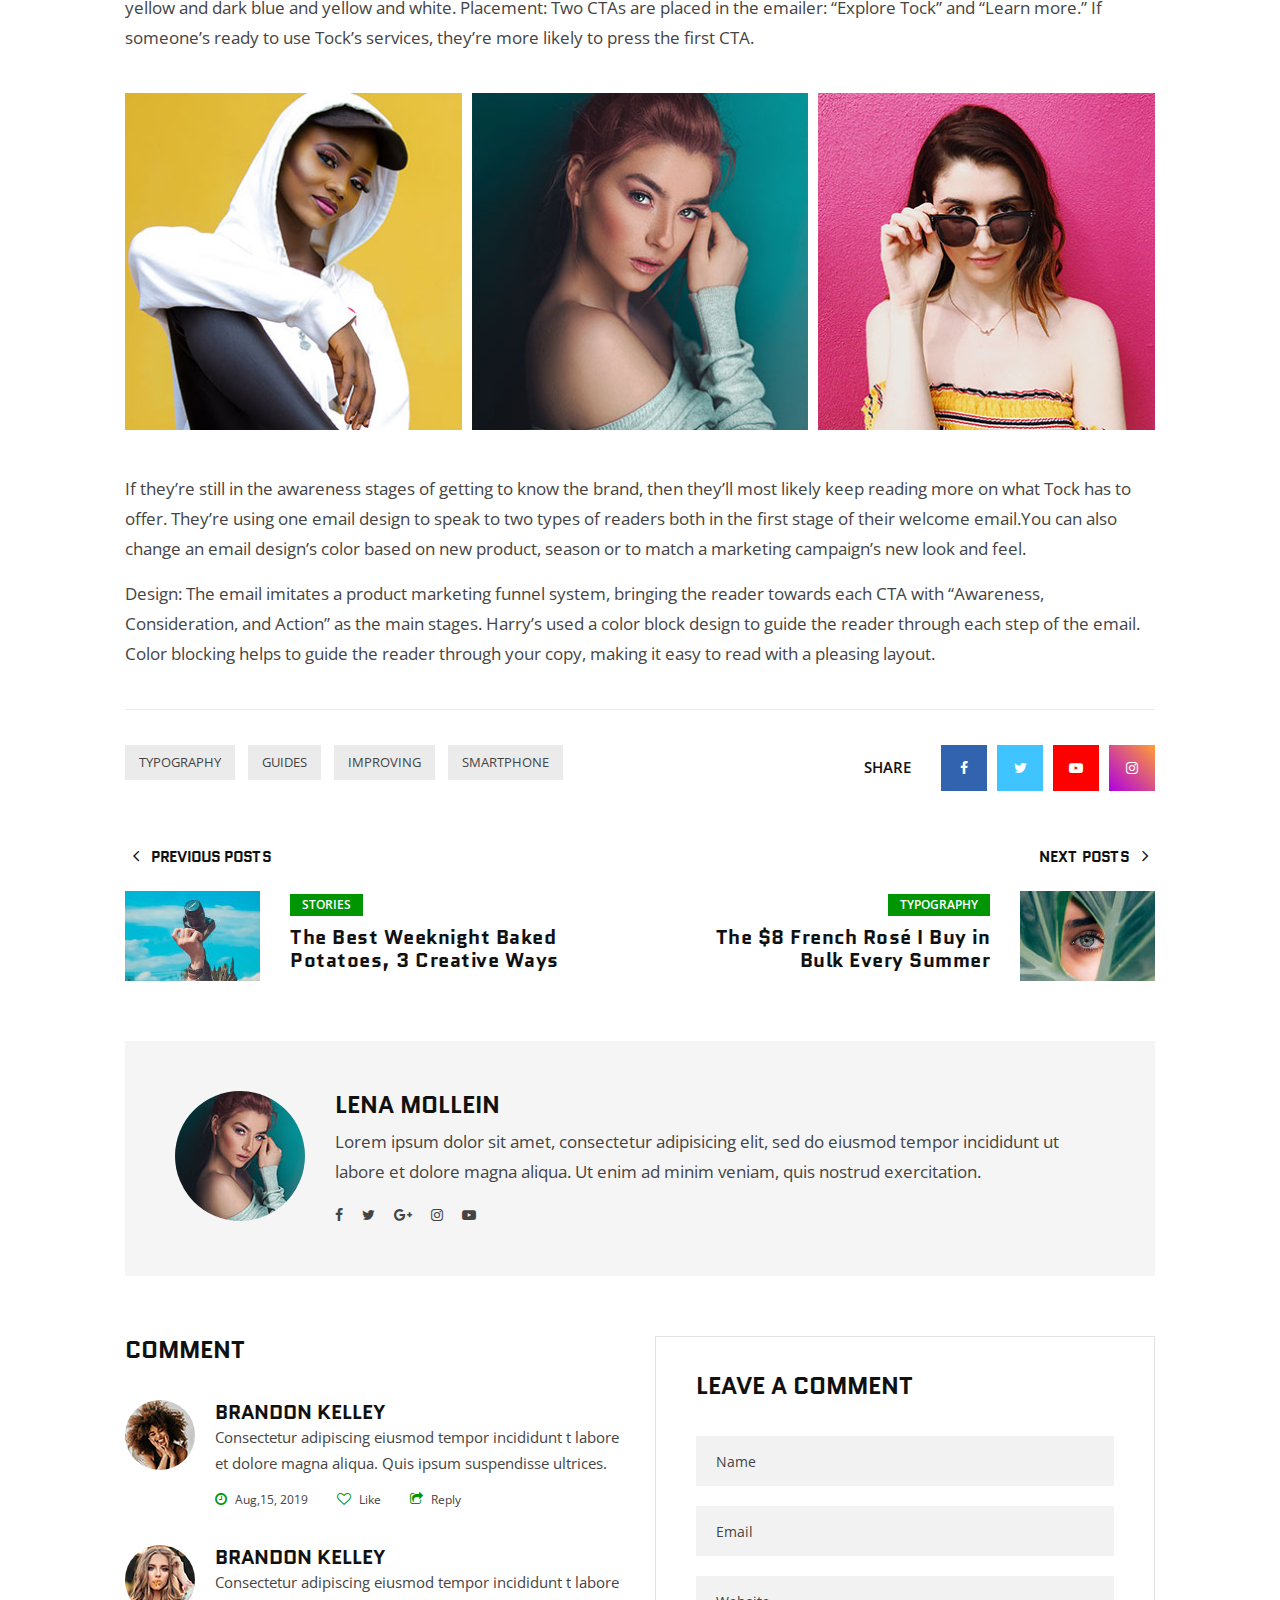
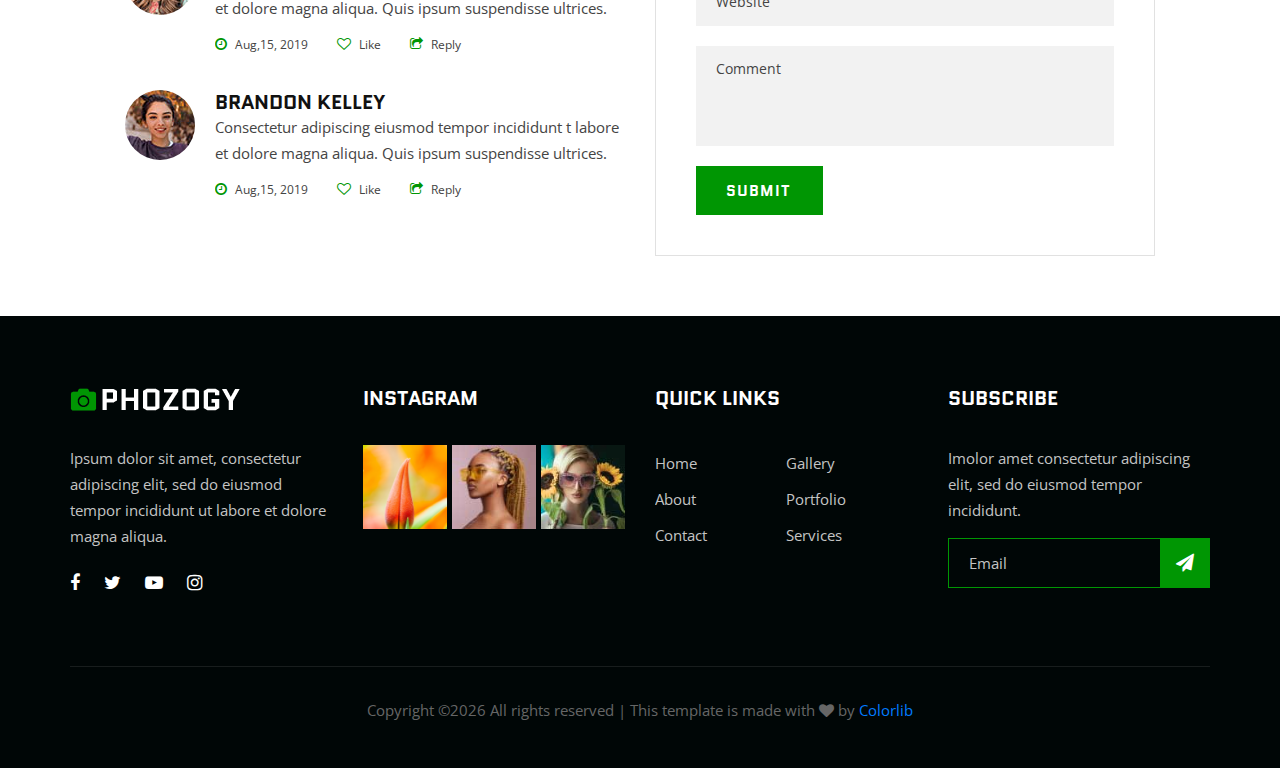
<file: blog-details.html>
<!DOCTYPE html>
<html lang="zxx">

<head>
    <meta charset="UTF-8">
    <meta name="description" content="Phozogy Template">
    <meta name="keywords" content="Phozogy, unica, creative, html">
    <meta name="viewport" content="width=device-width, initial-scale=1.0">
    <meta http-equiv="X-UA-Compatible" content="ie=edge">
    <title>Phozogy | Template</title>

    <!-- Google Font -->
    <link href="https://fonts.googleapis.com/css?family=Quantico:400,700&display=swap" rel="stylesheet">
    <link href="https://fonts.googleapis.com/css?family=Open+Sans:400,600,700&display=swap" rel="stylesheet">

    <!-- Css Styles -->
    <link rel="stylesheet" href="css/bootstrap.min.css" type="text/css">
    <link rel="stylesheet" href="css/font-awesome.min.css" type="text/css">
    <link rel="stylesheet" href="css/elegant-icons.css" type="text/css">
    <link rel="stylesheet" href="css/owl.carousel.min.css" type="text/css">
    <link rel="stylesheet" href="css/magnific-popup.css" type="text/css">
    <link rel="stylesheet" href="css/slicknav.min.css" type="text/css">
    <link rel="stylesheet" href="css/style.css" type="text/css">
</head>

<body>
    <!-- Page Preloder -->
    <div id="preloder">
        <div class="loader"></div>
    </div>

    <!-- Header Section Begin -->
    <header class="header-section">
        <div class="container-fluid">
            <div class="row">
                <div class="col-lg-12">
                    <div class="logo">
                        <a href="./index.html">
                            <img src="img/logo.png" alt="">
                        </a>
                    </div>
                    <nav class="nav-menu mobile-menu">
                        <ul>
                            <li><a href="./index.html">Home</a></li>
                            <li><a href="./about.html">About</a></li>
                            <li><a href="./services.html">Services</a></li>
                            <li><a href="./pricing.html">Pricing</a></li>
                            <li><a href="./portfolio.html">Portfolio</a></li>
                            <li class="active"><a href="./blog.html">Blog</a></li>
                            <li><a href="#">Pages</a>
                                <ul class="dropdown">
                                    <li><a href="./gallery.html">Gallery</a></li>
                                    <li><a href="./portfolio-details.html">Portfolio Details</a></li>
                                    <li><a href="./blog-details.html">Blog Details</a></li>
                                </ul>
                            </li>
                            <li><a href="./contact.html">Contact</a></li>
                        </ul>
                    </nav>
                    <div class="top-search search-switch">
                        <i class="fa fa-search"></i>
                    </div>
                    <div id="mobile-menu-wrap"></div>
                </div>
            </div>
        </div>
    </header>
    <!-- Header End -->

    <!-- Blog Details Section Begin -->
    <div class="blog-hero set-bg" data-setbg="img/blog/details/blog-hero.jpg"></div>
    <section class="blog-details-section spad">
        <div class="container">
            <div class="row">
                <div class="col-lg-12">
                    <div class="blog-details-text">
                        <div class="bd-title">
                            <div class="bt-bread">
                                <a href="./index.html"><i class="fa fa-home"></i> Home</a>
                                <a href="./index.html">Blog</a>
                                <span>5 tips for improving low light smartphone photography</span>
                            </div>
                            <h2>5 tips for improving low light smartphone photography</h2>
                            <ul>
                                <li>by <span>Admin</span></li>
                                <li>Aug,15, 2019</li>
                                <li>20 Comment</li>
                            </ul>
                        </div>
                        <div class="bd-top-text">
                            <p>Around 40% of B2B marketers say email newsletters are one of the key features to their
                                content marketing success. There are tons of statistics that prove just how profitable
                                emails can be for your business. What the numbers don’t show is that there’s a lot of
                                testing and tweaking that goes into the email’s design and layout that allows the sender
                                to get massive rewards.</p>
                            <p>What makes a successful email or email campaign? One of the major elements in the design
                                and layout that draws people in and grows your click-through rate. Today, I’ll be
                                showing you ten examples of winning email design and how to make your own.</p>
                        </div>
                        <div class="bd-quote">
                            <p>Bringing the reader towards each CTA with “Awareness, Consideration, and Action” as the
                                main stages. Harry’s used a color block design to guide the reader through each step of
                                the email. Color blocking helps to guide the reader through your copy, making it easy to
                                read with a pleasing layout.</p>
                        </div>
                        <div class="bd-desc">
                            <p>Design: Contrasting colors like yellow and blue grab the reader’s attention, in this case
                                they also happen to be Tock’s brand colors. At the center of the email is a simple
                                illustration of the city to highlight the hustle and bustle of the life surrounding
                                restaurants. They decided to match the color of their button or designs to their brand’s
                                colors, with the help of a contrasting background color for yellow and dark blue and
                                yellow and white. Placement: Two CTAs are placed in the emailer: “Explore Tock” and
                                “Learn more.” If someone’s ready to use Tock’s services, they’re more likely to press
                                the first CTA.</p>
                        </div>
                        <div class="bd-pics">
                            <img src="img/blog/details/bd-1.jpg" alt="">
                            <img src="img/blog/details/bd-2.jpg" alt="">
                            <img src="img/blog/details/bd-3.jpg" alt="">
                        </div>
                        <div class="bd-last-desc">
                            <p>If they’re still in the awareness stages of getting to know the brand, then they’ll most
                                likely keep reading more on what Tock has to offer. They’re using one email design to
                                speak to two types of readers both in the first stage of their welcome email.You can
                                also change an email design’s color based on new product, season or to match a marketing
                                campaign’s new look and feel.</p>
                            <p>Design: The email imitates a product marketing funnel system, bringing the reader towards
                                each CTA with “Awareness, Consideration, and Action” as the main stages. Harry’s used a
                                color block design to guide the reader through each step of the email. Color blocking
                                helps to guide the reader through your copy, making it easy to read with a pleasing
                                layout.</p>
                        </div>
                        <div class="bd-tag-share">
                            <div class="tags">
                                <a href="#">Typography</a>
                                <a href="#">Guides</a>
                                <a href="#">Improving</a>
                                <a href="#">Smartphone</a>
                            </div>
                            <div class="share">
                                <span>Share</span>
                                <a href="#" class="facebook"><i class="fa fa-facebook"></i></a>
                                <a href="#" class="twitter"><i class="fa fa-twitter"></i></a>
                                <a href="#" class="youtube"><i class="fa fa-youtube-play"></i></a>
                                <a href="#" class="instagram"><i class="fa fa-instagram"></i></a>
                            </div>
                        </div>
                        <div class="bd-related-post">
                            <div class="row">
                                <div class="col-lg-6">
                                    <a href="#" class="post-item prev-item">
                                        <h6><span class="arrow_carrot-left"></span> Previous posts</h6>
                                        <div class="pi-pic">
                                            <img src="img/blog/details/prev.jpg" alt="">
                                        </div>
                                        <div class="pi-text">
                                            <div class="label">Stories</div>
                                            <h5>The Best Weeknight Baked<br /> Potatoes, 3 Creative Ways</h5>
                                        </div>
                                    </a>
                                </div>
                                <div class="col-lg-6">
                                    <a href="#" class="post-item next-item">
                                        <h6>Next posts <span class="arrow_carrot-right"></span></h6>
                                        <div class="pi-pic">
                                            <img src="img/blog/details/next.jpg" alt="">
                                        </div>
                                        <div class="pi-text">
                                            <div class="label">Typography</div>
                                            <h5>The $8 French Rosé I Buy in<br /> Bulk Every Summer</h5>
                                        </div>
                                    </a>
                                </div>
                            </div>
                        </div>
                        <div class="bd-author">
                            <div class="avatar-pic">
                                <img src="img/blog/details/post-author.jpg" alt="">
                            </div>
                            <div class="avatar-text">
                                <h4>Lena Mollein</h4>
                                <p>Lorem ipsum dolor sit amet, consectetur adipisicing elit, sed do eiusmod tempor
                                    incididunt ut labore et dolore magna aliqua. Ut enim ad minim veniam, quis nostrud
                                    exercitation.</p>
                                <div class="at-social">
                                    <a href="#"><i class="fa fa-facebook"></i></a>
                                    <a href="#"><i class="fa fa-twitter"></i></a>
                                    <a href="#"><i class="fa fa-google-plus"></i></a>
                                    <a href="#"><i class="fa fa-instagram"></i></a>
                                    <a href="#"><i class="fa fa-youtube-play"></i></a>
                                </div>
                            </div>
                        </div>
                        <div class="bd-comment-form">
                            <div class="row">
                                <div class="col-lg-6">
                                    <h4>Comment</h4>
                                    <div class="comment-item">
                                        <div class="ci-pic">
                                            <img src="img/blog/details/comment/comment-1.jpg" alt="">
                                        </div>
                                        <div class="ci-text">
                                            <h5>Brandon Kelley</h5>
                                            <p>Consectetur adipiscing eiusmod tempor incididunt t labore et dolore magna
                                                aliqua. Quis ipsum suspendisse ultrices.</p>
                                            <ul>
                                                <li><i class="fa fa-clock-o"></i> Aug,15, 2019</li>
                                                <li><i class="fa fa-heart-o"></i> Like</li>
                                                <li><i class="fa fa-share-square-o"></i> Reply</li>
                                            </ul>
                                        </div>
                                    </div>
                                    <div class="comment-item">
                                        <div class="ci-pic">
                                            <img src="img/blog/details/comment/comment-2.jpg" alt="">
                                        </div>
                                        <div class="ci-text">
                                            <h5>Brandon Kelley</h5>
                                            <p>Consectetur adipiscing eiusmod tempor incididunt t labore et dolore magna
                                                aliqua. Quis ipsum suspendisse ultrices.</p>
                                            <ul>
                                                <li><i class="fa fa-clock-o"></i> Aug,15, 2019</li>
                                                <li><i class="fa fa-heart-o"></i> Like</li>
                                                <li><i class="fa fa-share-square-o"></i> Reply</li>
                                            </ul>
                                        </div>
                                    </div>
                                    <div class="comment-item">
                                        <div class="ci-pic">
                                            <img src="img/blog/details/comment/comment-3.jpg" alt="">
                                        </div>
                                        <div class="ci-text">
                                            <h5>Brandon Kelley</h5>
                                            <p>Consectetur adipiscing eiusmod tempor incididunt t labore et dolore magna
                                                aliqua. Quis ipsum suspendisse ultrices.</p>
                                            <ul>
                                                <li><i class="fa fa-clock-o"></i> Aug,15, 2019</li>
                                                <li><i class="fa fa-heart-o"></i> Like</li>
                                                <li><i class="fa fa-share-square-o"></i> Reply</li>
                                            </ul>
                                        </div>
                                    </div>
                                </div>
                                <div class="col-lg-6">
                                    <div class="leave-form">
                                        <h4>Leave a comment</h4>
                                        <form action="#">
                                            <input type="text" placeholder="Name">
                                            <input type="text" placeholder="Email">
                                            <input type="text" placeholder="Website">
                                            <textarea placeholder="Comment"></textarea>
                                            <button type="submit" class="site-btn">Submit</button>
                                        </form>
                                    </div>
                                </div>
                            </div>
                        </div>
                    </div>
                </div>
            </div>
        </div>
    </section>
    <!-- Blog Details Section End -->

    <!-- Footer Section Begin -->
    <footer class="footer-section">
        <div class="container">
            <div class="row">
                <div class="col-lg-3 col-md-6 col-sm-6">
                    <div class="fs-about">
                        <div class="fa-logo">
                            <a href="#">
                                <img src="img/f-logo.png" alt="">
                            </a>
                        </div>
                        <p>Ipsum dolor sit amet, consectetur adipiscing elit, sed do eiusmod tempor incididunt ut labore
                            et dolore magna aliqua.</p>
                        <div class="fa-social">
                            <a href="#"><i class="fa fa-facebook"></i></a>
                            <a href="#"><i class="fa fa-twitter"></i></a>
                            <a href="#"><i class="fa fa-youtube-play"></i></a>
                            <a href="#"><i class="fa fa-instagram"></i></a>
                        </div>
                    </div>
                </div>
                <div class="col-lg-3 col-md-6 col-sm-6">
                    <div class="fs-widget">
                        <h5>Instagram</h5>
                        <div class="fw-instagram">
                            <img src="img/instagram/insta-1.jpg" alt="">
                            <img src="img/instagram/insta-2.jpg" alt="">
                            <img src="img/instagram/insta-3.jpg" alt="">
                        </div>
                    </div>
                </div>
                <div class="col-lg-3 col-md-6 col-sm-6">
                    <div class="fs-widget">
                        <h5>Quick links</h5>
                        <ul>
                            <li><a href="#">Home</a></li>
                            <li><a href="#">About</a></li>
                            <li><a href="#">Contact</a></li>
                        </ul>
                        <ul>
                            <li><a href="#">Gallery</a></li>
                            <li><a href="#">Portfolio</a></li>
                            <li><a href="#">Services</a></li>
                        </ul>
                    </div>
                </div>
                <div class="col-lg-3 col-md-6 col-sm-6">
                    <div class="fs-widget">
                        <h5>Subscribe</h5>
                        <p>Imolor amet consectetur adipiscing elit, sed do eiusmod tempor incididunt.</p>
                        <div class="fw-subscribe">
                            <form action="#">
                                <input type="text" placeholder="Email">
                                <button type="submit"><i class="fa fa-send"></i></button>
                            </form>
                        </div>
                    </div>
                </div>
                <div class="col-lg-12">
                    <div class="copyright-text">
                        <p><!-- Link back to Colorlib can't be removed. Template is licensed under CC BY 3.0. -->
  Copyright &copy;<script>document.write(new Date().getFullYear());</script> All rights reserved | This template is made with <i class="fa fa-heart" aria-hidden="true"></i> by <a href="https://colorlib.com" target="_blank">Colorlib</a>
  <!-- Link back to Colorlib can't be removed. Template is licensed under CC BY 3.0. --></p>
                    </div>
                </div>
            </div>
        </div>
    </footer>
    <!-- Footer Section End -->

    <!-- Search model Begin -->
    <div class="search-model">
        <div class="h-100 d-flex align-items-center justify-content-center">
            <div class="search-close-switch">+</div>
            <form class="search-model-form">
                <input type="text" id="search-input" placeholder="Search here.....">
            </form>
        </div>
    </div>
    <!-- Search model end -->

    <!-- Js Plugins -->
    <script src="js/jquery-3.3.1.min.js"></script>
    <script src="js/bootstrap.min.js"></script>
    <script src="js/jquery.magnific-popup.min.js"></script>
    <script src="js/isotope.pkgd.min.js"></script>
    <script src="js/masonry.pkgd.min.js"></script>
    <script src="js/jquery.slicknav.js"></script>
    <script src="js/owl.carousel.min.js"></script>
    <script src="js/main.js"></script>
</body>

</html>
</file>
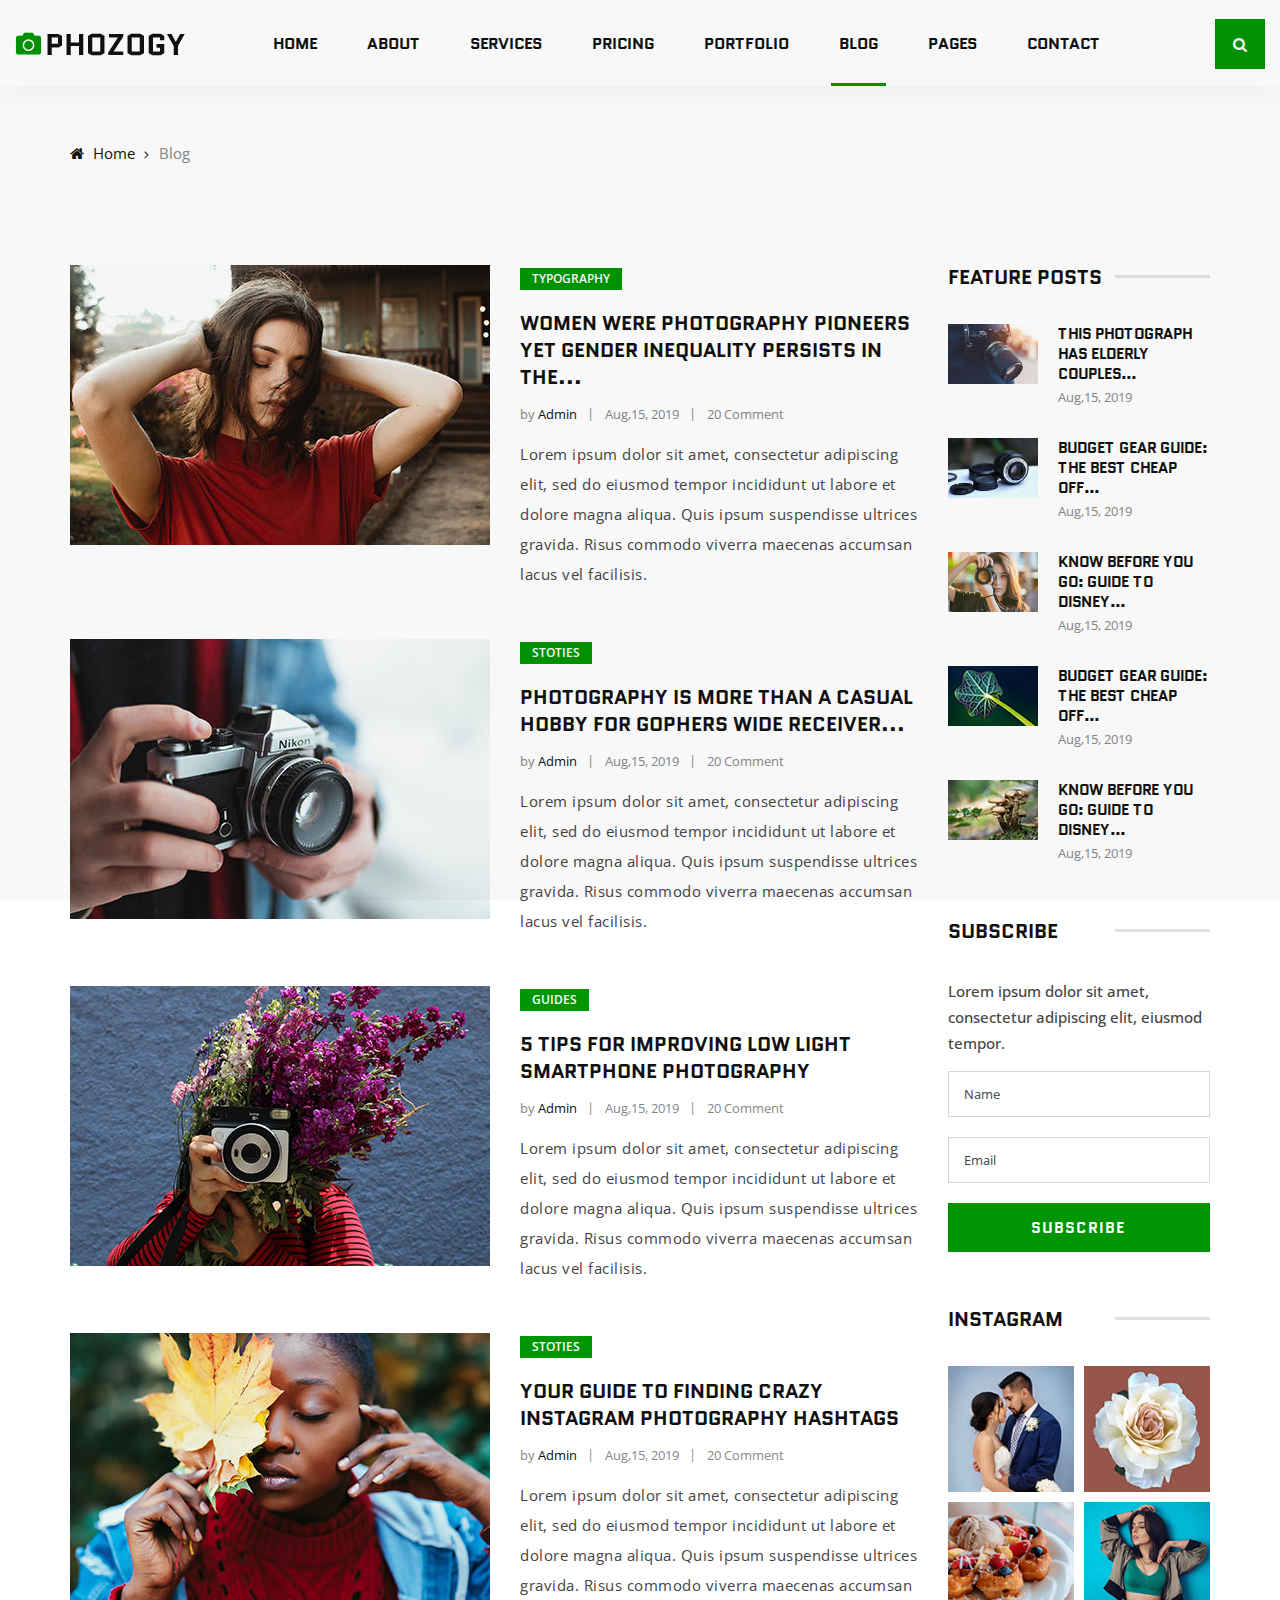
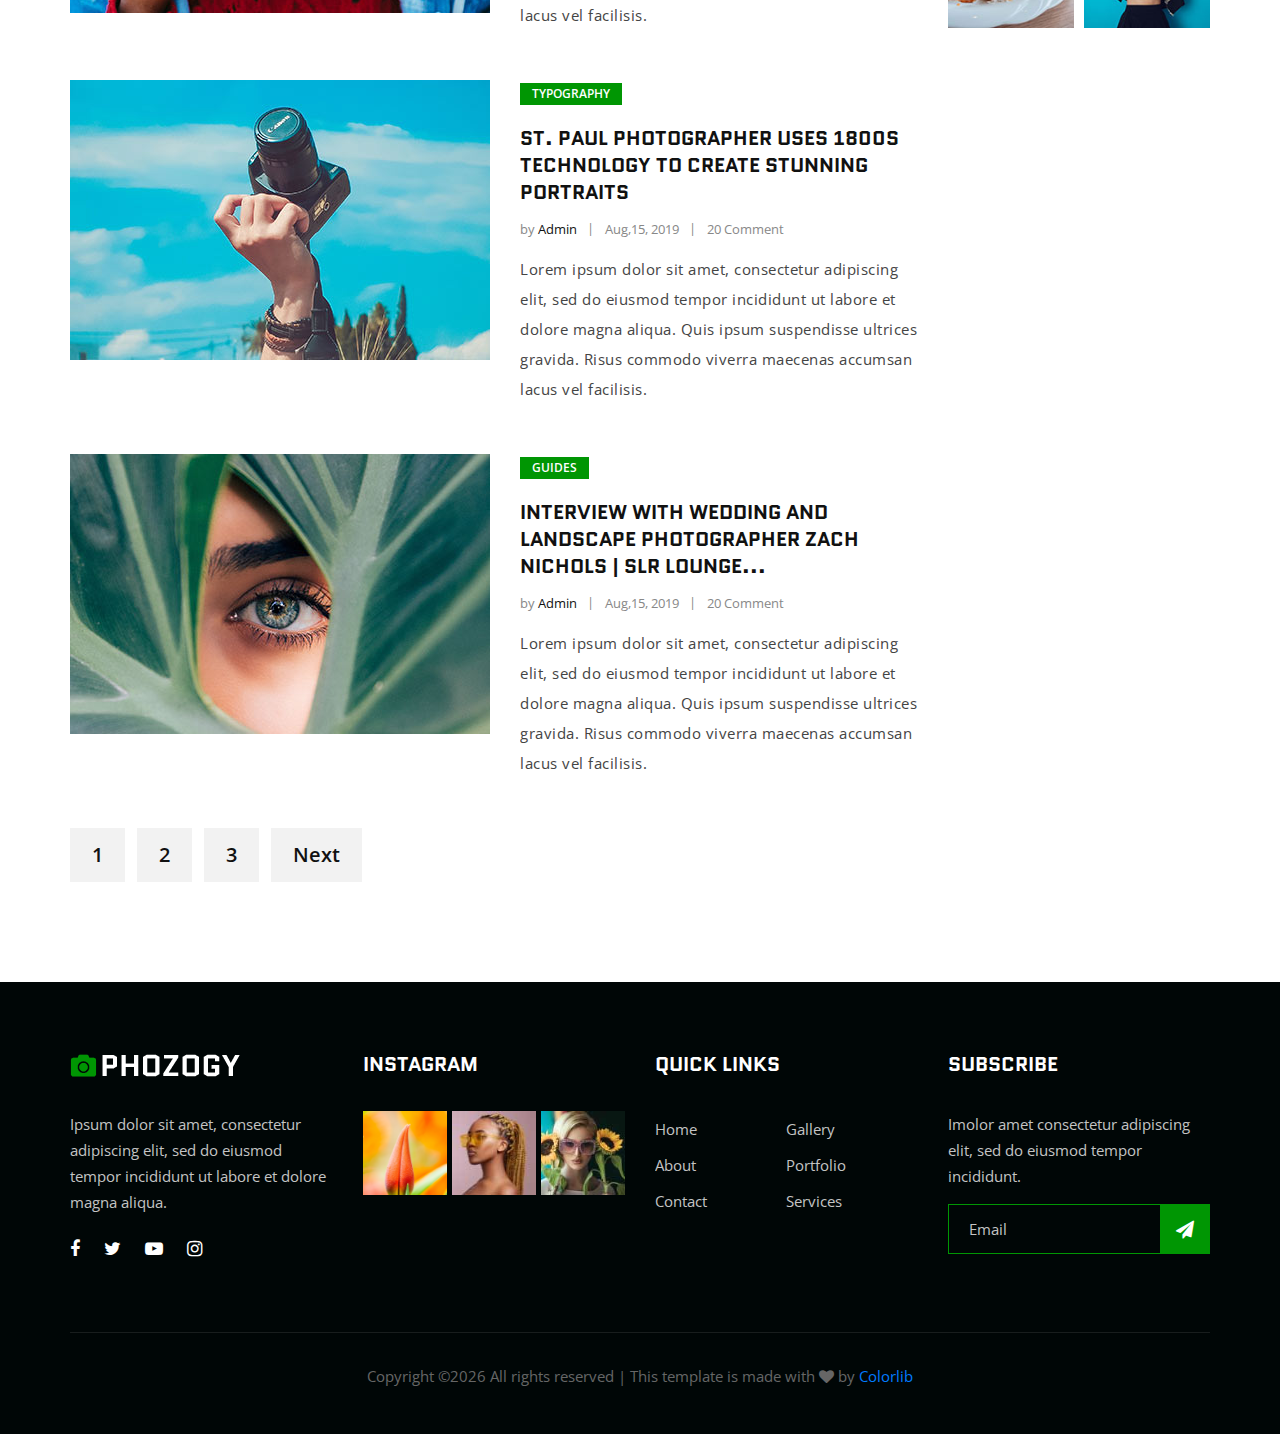
<file: blog.html>
<!DOCTYPE html>
<html lang="zxx">

<head>
    <meta charset="UTF-8">
    <meta name="description" content="Phozogy Template">
    <meta name="keywords" content="Phozogy, unica, creative, html">
    <meta name="viewport" content="width=device-width, initial-scale=1.0">
    <meta http-equiv="X-UA-Compatible" content="ie=edge">
    <title>Phozogy | Template</title>

    <!-- Google Font -->
    <link href="https://fonts.googleapis.com/css?family=Quantico:400,700&display=swap" rel="stylesheet">
    <link href="https://fonts.googleapis.com/css?family=Open+Sans:400,600,700&display=swap" rel="stylesheet">

    <!-- Css Styles -->
    <link rel="stylesheet" href="css/bootstrap.min.css" type="text/css">
    <link rel="stylesheet" href="css/font-awesome.min.css" type="text/css">
    <link rel="stylesheet" href="css/elegant-icons.css" type="text/css">
    <link rel="stylesheet" href="css/owl.carousel.min.css" type="text/css">
    <link rel="stylesheet" href="css/magnific-popup.css" type="text/css">
    <link rel="stylesheet" href="css/slicknav.min.css" type="text/css">
    <link rel="stylesheet" href="css/style.css" type="text/css">
</head>

<body>
    <!-- Page Preloder -->
    <div id="preloder">
        <div class="loader"></div>
    </div>

    <!-- Header Section Begin -->
    <header class="header-section header-normal">
        <div class="container-fluid">
            <div class="row">
                <div class="col-lg-12">
                    <div class="logo">
                        <a href="./index.html">
                            <img src="img/logo.png" alt="">
                        </a>
                    </div>
                    <nav class="nav-menu mobile-menu">
                        <ul>
                            <li><a href="./index.html">Home</a></li>
                            <li><a href="./about.html">About</a></li>
                            <li><a href="./services.html">Services</a></li>
                            <li><a href="./pricing.html">Pricing</a></li>
                            <li><a href="./portfolio.html">Portfolio</a></li>
                            <li class="active"><a href="./blog.html">Blog</a></li>
                            <li><a href="#">Pages</a>
                                <ul class="dropdown">
                                    <li><a href="./gallery.html">Gallery</a></li>
                                    <li><a href="./portfolio-details.html">Portfolio Details</a></li>
                                    <li><a href="./blog-details.html">Blog Details</a></li>
                                </ul>
                            </li>
                            <li><a href="./contact.html">Contact</a></li>
                        </ul>
                    </nav>
                    <div class="top-search search-switch">
                        <i class="fa fa-search"></i>
                    </div>
                    <div id="mobile-menu-wrap"></div>
                </div>
            </div>
        </div>
    </header>
    <!-- Header End -->

    <!-- Breadcrumb Begin -->
    <div class="breadcrumb-option spad">
        <div class="container">
            <div class="row">
                <div class="col-lg-12">
                    <div class="bo-links">
                        <a href="./index.html"><i class="fa fa-home"></i> Home</a>
                        <span>Blog</span>
                    </div>
                </div>
            </div>
        </div>
    </div>
    <!-- Breadcrumb End -->

    <!-- Blog Section Begin -->
    <section class="blog-section spad">
        <div class="container">
            <div class="row">
                <div class="col-lg-9">
                    <div class="blog-item">
                        <div class="bi-pic">
                            <img src="img/blog/blog-1.jpg" alt="">
                        </div>
                        <div class="bi-text">
                            <div class="label">Typography</div>
                            <h5><a href="./blog-details.html">Women were photography pioneers yet gender inequality persists in the...</a>
                            </h5>
                            <ul>
                                <li>by <span>Admin</span></li>
                                <li>Aug,15, 2019</li>
                                <li>20 Comment</li>
                            </ul>
                            <p>Lorem ipsum dolor sit amet, consectetur adipiscing elit, sed do eiusmod tempor incididunt
                                ut labore et dolore magna aliqua. Quis ipsum suspendisse ultrices gravida. Risus commodo
                                viverra maecenas accumsan lacus vel facilisis. </p>
                        </div>
                    </div>
                    <div class="blog-item">
                        <div class="bi-pic">
                            <img src="img/blog/blog-2.jpg" alt="">
                        </div>
                        <div class="bi-text">
                            <div class="label">Stoties</div>
                            <h5><a href="./blog-details.html">Photography is more than a casual hobby for Gophers wide receiver...</a>
                            </h5>
                            <ul>
                                <li>by <span>Admin</span></li>
                                <li>Aug,15, 2019</li>
                                <li>20 Comment</li>
                            </ul>
                            <p>Lorem ipsum dolor sit amet, consectetur adipiscing elit, sed do eiusmod tempor incididunt
                                ut labore et dolore magna aliqua. Quis ipsum suspendisse ultrices gravida. Risus commodo
                                viverra maecenas accumsan lacus vel facilisis. </p>
                        </div>
                    </div>
                    <div class="blog-item">
                        <div class="bi-pic">
                            <img src="img/blog/blog-3.jpg" alt="">
                        </div>
                        <div class="bi-text">
                            <div class="label">Guides</div>
                            <h5><a href="./blog-details.html">5 tips for improving low light smartphone photography</a></h5>
                            <ul>
                                <li>by <span>Admin</span></li>
                                <li>Aug,15, 2019</li>
                                <li>20 Comment</li>
                            </ul>
                            <p>Lorem ipsum dolor sit amet, consectetur adipiscing elit, sed do eiusmod tempor incididunt
                                ut labore et dolore magna aliqua. Quis ipsum suspendisse ultrices gravida. Risus commodo
                                viverra maecenas accumsan lacus vel facilisis. </p>
                        </div>
                    </div>
                    <div class="blog-item">
                        <div class="bi-pic">
                            <img src="img/blog/blog-4.jpg" alt="">
                        </div>
                        <div class="bi-text">
                            <div class="label">Stoties</div>
                            <h5><a href="./blog-details.html">Your Guide to Finding Crazy Instagram Photography Hashtags</a></h5>
                            <ul>
                                <li>by <span>Admin</span></li>
                                <li>Aug,15, 2019</li>
                                <li>20 Comment</li>
                            </ul>
                            <p>Lorem ipsum dolor sit amet, consectetur adipiscing elit, sed do eiusmod tempor incididunt
                                ut labore et dolore magna aliqua. Quis ipsum suspendisse ultrices gravida. Risus commodo
                                viverra maecenas accumsan lacus vel facilisis. </p>
                        </div>
                    </div>
                    <div class="blog-item">
                        <div class="bi-pic">
                            <img src="img/blog/blog-5.jpg" alt="">
                        </div>
                        <div class="bi-text">
                            <div class="label">Typography</div>
                            <h5><a href="./blog-details.html">St. Paul photographer uses 1800s technology to create stunning portraits</a>
                            </h5>
                            <ul>
                                <li>by <span>Admin</span></li>
                                <li>Aug,15, 2019</li>
                                <li>20 Comment</li>
                            </ul>
                            <p>Lorem ipsum dolor sit amet, consectetur adipiscing elit, sed do eiusmod tempor incididunt
                                ut labore et dolore magna aliqua. Quis ipsum suspendisse ultrices gravida. Risus commodo
                                viverra maecenas accumsan lacus vel facilisis. </p>
                        </div>
                    </div>
                    <div class="blog-item">
                        <div class="bi-pic">
                            <img src="img/blog/blog-6.jpg" alt="">
                        </div>
                        <div class="bi-text">
                            <div class="label">Guides</div>
                            <h5><a href="./blog-details.html">Interview With Wedding And Landscape Photographer Zach Nichols | SLR
                                    Lounge...</a></h5>
                            <ul>
                                <li>by <span>Admin</span></li>
                                <li>Aug,15, 2019</li>
                                <li>20 Comment</li>
                            </ul>
                            <p>Lorem ipsum dolor sit amet, consectetur adipiscing elit, sed do eiusmod tempor incididunt
                                ut labore et dolore magna aliqua. Quis ipsum suspendisse ultrices gravida. Risus commodo
                                viverra maecenas accumsan lacus vel facilisis. </p>
                        </div>
                    </div>
                    <div class="blog-pagination">
                        <a href="#">1</a>
                        <a href="#">2</a>
                        <a href="#">3</a>
                        <a href="#">Next</a>
                    </div>
                </div>
                <div class="col-lg-3">
                    <div class="blog-sidebar">
                        <div class="bs-item s-mb">
                            <h5>Feature posts</h5>
                            <div class="bi-feature-post">
                                <a href="#" class="fp-item">
                                    <div class="fp-pic">
                                        <img src="img/blog/fp-1.jpg" alt="">
                                    </div>
                                    <div class="fp-text">
                                        <h6>This Photograph Has Elderly Couples...</h6>
                                        <span>Aug,15, 2019</span>
                                    </div>
                                </a>
                                <a href="#" class="fp-item">
                                    <div class="fp-pic">
                                        <img src="img/blog/fp-2.jpg" alt="">
                                    </div>
                                    <div class="fp-text">
                                        <h6>Budget Gear Guide: The Best Cheap Off...</h6>
                                        <span>Aug,15, 2019</span>
                                    </div>
                                </a>
                                <a href="#" class="fp-item">
                                    <div class="fp-pic">
                                        <img src="img/blog/fp-3.jpg" alt="">
                                    </div>
                                    <div class="fp-text">
                                        <h6>Know Before You Go: Guide to Disney...</h6>
                                        <span>Aug,15, 2019</span>
                                    </div>
                                </a>
                                <a href="#" class="fp-item">
                                    <div class="fp-pic">
                                        <img src="img/blog/fp-4.jpg" alt="">
                                    </div>
                                    <div class="fp-text">
                                        <h6>Budget Gear Guide: The Best Cheap Off...</h6>
                                        <span>Aug,15, 2019</span>
                                    </div>
                                </a>
                                <a href="#" class="fp-item">
                                    <div class="fp-pic">
                                        <img src="img/blog/fp-5.jpg" alt="">
                                    </div>
                                    <div class="fp-text">
                                        <h6>Know Before You Go: Guide to Disney...</h6>
                                        <span>Aug,15, 2019</span>
                                    </div>
                                </a>
                            </div>
                        </div>
                        <div class="bs-item s-mb">
                            <h5>Subscribe</h5>
                            <p>Lorem ipsum dolor sit amet, consectetur adipiscing elit, eiusmod tempor.</p>
                            <div class="bi-subscribe">
                                <form action="#">
                                    <input type="text" placeholder="Name">
                                    <input type="text" placeholder="Email">
                                    <button type="submit" class="site-btn">Subscribe</button>
                                </form>
                            </div>
                        </div>
                        <div class="bs-item">
                            <h5>Instagram</h5>
                            <div class="bi-insta">
                                <img src="img/blog/insta-1.jpg" alt="">
                                <img src="img/blog/insta-2.jpg" alt="">
                                <img src="img/blog/insta-3.jpg" alt="">
                                <img src="img/blog/insta-4.jpg" alt="">
                            </div>
                        </div>
                    </div>
                </div>
            </div>
        </div>
    </section>
    <!-- Blog Section End -->

    <!-- Footer Section Begin -->
    <footer class="footer-section">
        <div class="container">
            <div class="row">
                <div class="col-lg-3 col-md-6 col-sm-6">
                    <div class="fs-about">
                        <div class="fa-logo">
                            <a href="#">
                                <img src="img/f-logo.png" alt="">
                            </a>
                        </div>
                        <p>Ipsum dolor sit amet, consectetur adipiscing elit, sed do eiusmod tempor incididunt ut labore
                            et dolore magna aliqua.</p>
                        <div class="fa-social">
                            <a href="#"><i class="fa fa-facebook"></i></a>
                            <a href="#"><i class="fa fa-twitter"></i></a>
                            <a href="#"><i class="fa fa-youtube-play"></i></a>
                            <a href="#"><i class="fa fa-instagram"></i></a>
                        </div>
                    </div>
                </div>
                <div class="col-lg-3 col-md-6 col-sm-6">
                    <div class="fs-widget">
                        <h5>Instagram</h5>
                        <div class="fw-instagram">
                            <img src="img/instagram/insta-1.jpg" alt="">
                            <img src="img/instagram/insta-2.jpg" alt="">
                            <img src="img/instagram/insta-3.jpg" alt="">
                        </div>
                    </div>
                </div>
                <div class="col-lg-3 col-md-6 col-sm-6">
                    <div class="fs-widget">
                        <h5>Quick links</h5>
                        <ul>
                            <li><a href="#">Home</a></li>
                            <li><a href="#">About</a></li>
                            <li><a href="#">Contact</a></li>
                        </ul>
                        <ul>
                            <li><a href="#">Gallery</a></li>
                            <li><a href="#">Portfolio</a></li>
                            <li><a href="#">Services</a></li>
                        </ul>
                    </div>
                </div>
                <div class="col-lg-3 col-md-6 col-sm-6">
                    <div class="fs-widget">
                        <h5>Subscribe</h5>
                        <p>Imolor amet consectetur adipiscing elit, sed do eiusmod tempor incididunt.</p>
                        <div class="fw-subscribe">
                            <form action="#">
                                <input type="text" placeholder="Email">
                                <button type="submit"><i class="fa fa-send"></i></button>
                            </form>
                        </div>
                    </div>
                </div>
                <div class="col-lg-12">
                    <div class="copyright-text">
                        <p><!-- Link back to Colorlib can't be removed. Template is licensed under CC BY 3.0. -->
  Copyright &copy;<script>document.write(new Date().getFullYear());</script> All rights reserved | This template is made with <i class="fa fa-heart" aria-hidden="true"></i> by <a href="https://colorlib.com" target="_blank">Colorlib</a>
  <!-- Link back to Colorlib can't be removed. Template is licensed under CC BY 3.0. --></p>
                    </div>
                </div>
            </div>
        </div>
    </footer>
    <!-- Footer Section End -->

    <!-- Search model Begin -->
    <div class="search-model">
        <div class="h-100 d-flex align-items-center justify-content-center">
            <div class="search-close-switch">+</div>
            <form class="search-model-form">
                <input type="text" id="search-input" placeholder="Search here.....">
            </form>
        </div>
    </div>
    <!-- Search model end -->

    <!-- Js Plugins -->
    <script src="js/jquery-3.3.1.min.js"></script>
    <script src="js/bootstrap.min.js"></script>
    <script src="js/jquery.magnific-popup.min.js"></script>
    <script src="js/isotope.pkgd.min.js"></script>
    <script src="js/masonry.pkgd.min.js"></script>
    <script src="js/jquery.slicknav.js"></script>
    <script src="js/owl.carousel.min.js"></script>
    <script src="js/main.js"></script>
</body>

</html>
</file>
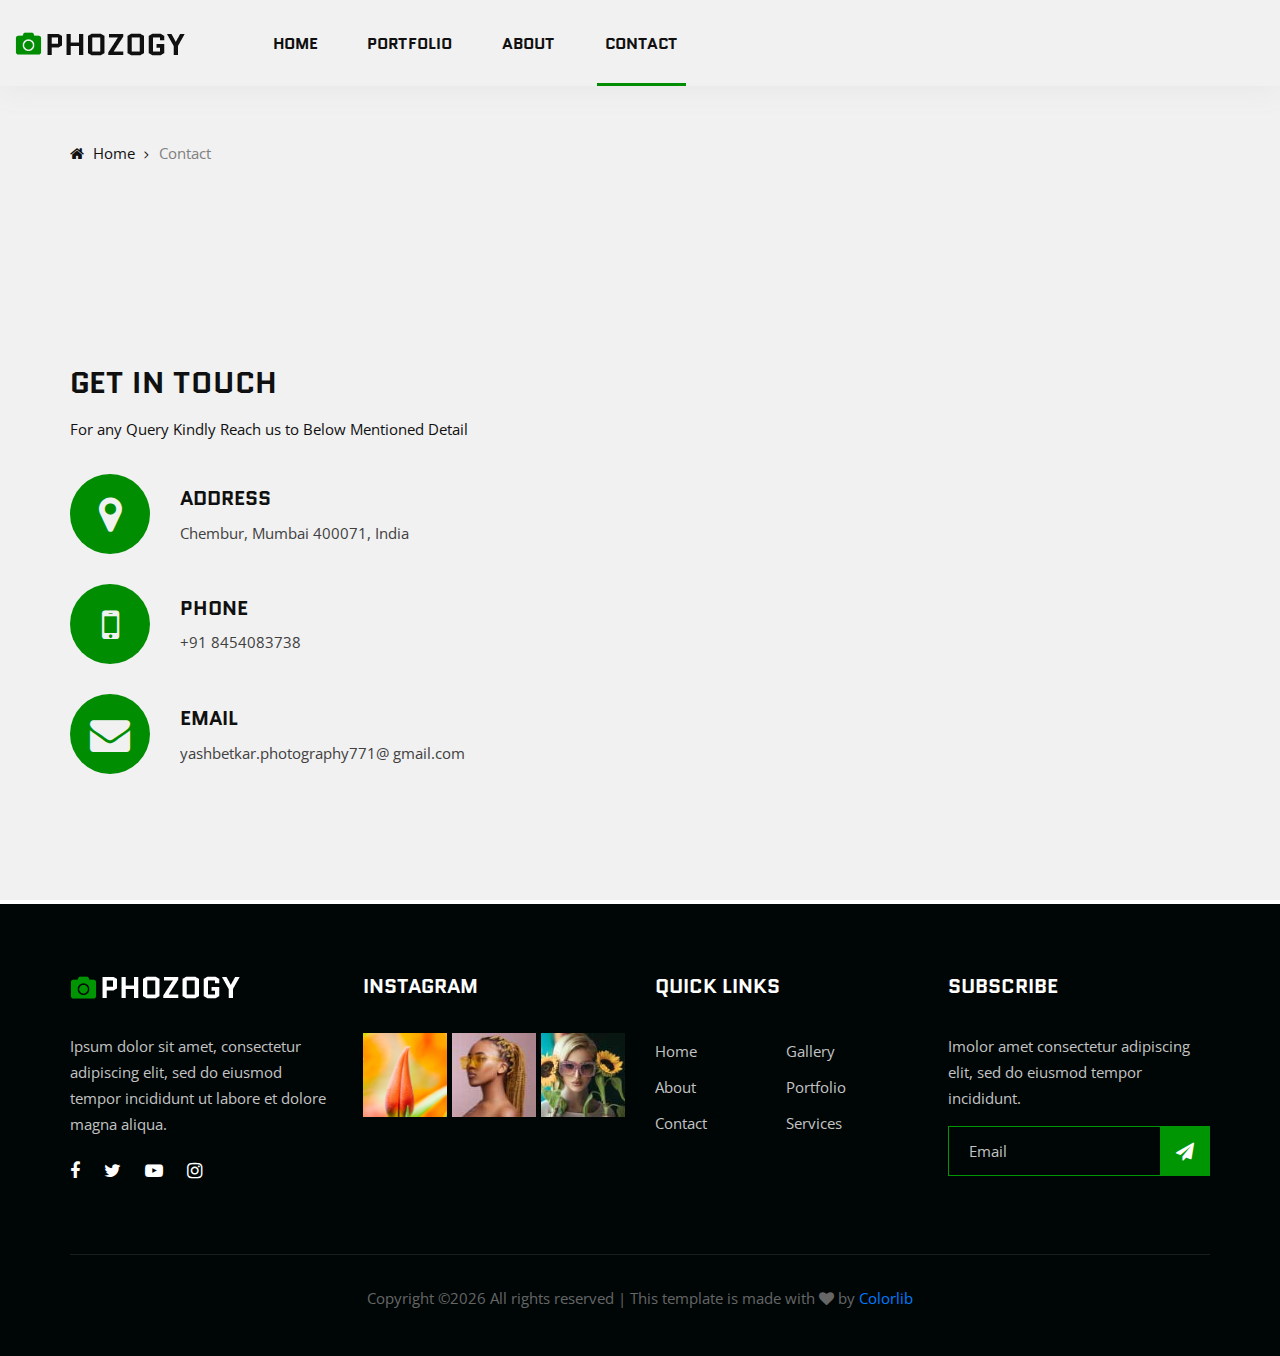
<file: contact.html>
<!DOCTYPE html>
<html lang="zxx">

<head>
    <meta charset="UTF-8">
    <meta name="description" content="Phozogy Template">
    <meta name="keywords" content="Phozogy, unica, creative, html">
    <meta name="viewport" content="width=device-width, initial-scale=1.0">
    <meta http-equiv="X-UA-Compatible" content="ie=edge">
    <title>Phozogy | Template</title>

    <!-- Google Font -->
    <link href="https://fonts.googleapis.com/css?family=Quantico:400,700&display=swap" rel="stylesheet">
    <link href="https://fonts.googleapis.com/css?family=Open+Sans:400,600,700&display=swap" rel="stylesheet">

    <!-- Css Styles -->
    <link rel="stylesheet" href="css/bootstrap.min.css" type="text/css">
    <link rel="stylesheet" href="css/font-awesome.min.css" type="text/css">
    <link rel="stylesheet" href="css/elegant-icons.css" type="text/css">
    <link rel="stylesheet" href="css/owl.carousel.min.css" type="text/css">
    <link rel="stylesheet" href="css/magnific-popup.css" type="text/css">
    <link rel="stylesheet" href="css/slicknav.min.css" type="text/css">
    <link rel="stylesheet" href="css/style.css" type="text/css">
</head>

<body>
    <!-- Page Preloder -->
    <div id="preloder">
        <div class="loader"></div>
    </div>

    <!-- Header Section Begin -->
    <header class="header-section header-normal">
        <div class="container-fluid">
            <div class="row">
                <div class="col-lg-12">
                    <div class="logo">
                        <a href="./index.html">
                            <img src="img/logo.png" alt="">
                        </a>
                    </div>
                    <nav class="nav-menu mobile-menu">
                        <ul>
                            <li><a href="./index.html">Home</a></li>
                            <li><a href="./portfolio.html">Portfolio</a></li>
                            <li><a href="./about.html">About</a></li>
                            <li class="active"><a href="./contact.html">Contact</a></li>
                        </ul>
                    </nav>
                    <div id="mobile-menu-wrap"></div>
                </div>
            </div>
        </div>
    </header>
    <!-- Header End -->

    <!-- Breadcrumb Begin -->
    <div class="breadcrumb-option spad">
        <div class="container">
            <div class="row">
                <div class="col-lg-12">
                    <div class="bo-links">
                        <a href="./index.html"><i class="fa fa-home"></i> Home</a>
                        <span>Contact</span>
                    </div>
                </div>
            </div>
        </div>
    </div>
    <!-- Breadcrumb End -->

    <!-- Contact Section Begin -->
    <!-- <div class="map">
        <iframe
            src="https://www.google.com/maps/embed?pb=!1m18!1m12!1m3!1d19895.796147709065!2d-0.07089430178187445!3d51.44026184657587!2m3!1f0!2f0!3f0!3m2!1i1024!2i768!4f13.1!3m3!1m2!1s0x487603c1647410e9%3A0x1bb92367ed35de98!2sForest%20Hill%2C%20London%2C%20UK!5e0!3m2!1sen!2sbd!4v1584297571592!5m2!1sen!2sbd"
            height="635" style="border:0;" allowfullscreen="" aria-hidden="false" tabindex="0"></iframe>
    </div> -->
    <section class="contact-section spad">
        <div class="container">
            <div class="row">
                <div class="col-lg-6 col-md-6">
                    <div class="contact-text">
                        <h3>Get in touch</h3>
                        <p>For any Query Kindly Reach us to Below Mentioned Detail</p>
                        <div class="ct-item">
                            <div class="ct-icon">
                                <i class="fa fa-map-marker"></i>
                            </div>
                            <div class="ct-text">
                                <h5>Address</h5>
                                <p>Chembur, Mumbai 400071, India</p>
                            </div>
                        </div>
                        <div class="ct-item">
                            <div class="ct-icon">
                                <i class="fa fa-mobile"></i>
                            </div>
                            <div class="ct-text">
                                <h5>Phone</h5>
                                <ul>
                                    <li>+91 8454083738</li>
                                </ul>
                            </div>
                        </div>
                        <div class="ct-item">
                            <div class="ct-icon">
                                <i class="fa fa-envelope"></i>
                            </div>
                            <div class="ct-text">
                                <h5>Email</h5>
                                <p>yashbetkar.photography771@ gmail.com</p>
                            </div>
                        </div>
                    </div>
                </div>
                <!-- <div class="col-lg-6 col-md-6">
                    <div class="contact-form">
                        <h3>Work with Me!</h3>
                        <form action="#">
                            <input type="text" placeholder="Name">
                            <input type="text" placeholder="Email">
                            <input type="text" placeholder="Website">
                            <textarea placeholder="Message"></textarea>
                            <button type="submit" class="site-btn">Submit</button>
                        </form>
                    </div>
                </div> -->
            </div>
        </div>
    </section>
    <!-- Contact Section End -->

    <!-- Footer Section Begin -->
    <footer class="footer-section">
        <div class="container">
            <div class="row">
                <div class="col-lg-3 col-md-6 col-sm-6">
                    <div class="fs-about">
                        <div class="fa-logo">
                            <a href="#">
                                <img src="img/f-logo.png" alt="">
                            </a>
                        </div>
                        <p>Ipsum dolor sit amet, consectetur adipiscing elit, sed do eiusmod tempor incididunt ut labore
                            et dolore magna aliqua.</p>
                        <div class="fa-social">
                            <a href="#"><i class="fa fa-facebook"></i></a>
                            <a href="#"><i class="fa fa-twitter"></i></a>
                            <a href="#"><i class="fa fa-youtube-play"></i></a>
                            <a href="#"><i class="fa fa-instagram"></i></a>
                        </div>
                    </div>
                </div>
                <div class="col-lg-3 col-md-6 col-sm-6">
                    <div class="fs-widget">
                        <h5>Instagram</h5>
                        <div class="fw-instagram">
                            <img src="img/instagram/insta-1.jpg" alt="">
                            <img src="img/instagram/insta-2.jpg" alt="">
                            <img src="img/instagram/insta-3.jpg" alt="">
                        </div>
                    </div>
                </div>
                <div class="col-lg-3 col-md-6 col-sm-6">
                    <div class="fs-widget">
                        <h5>Quick links</h5>
                        <ul>
                            <li><a href="#">Home</a></li>
                            <li><a href="#">About</a></li>
                            <li><a href="#">Contact</a></li>
                        </ul>
                        <ul>
                            <li><a href="#">Gallery</a></li>
                            <li><a href="#">Portfolio</a></li>
                            <li><a href="#">Services</a></li>
                        </ul>
                    </div>
                </div>
                <div class="col-lg-3 col-md-6 col-sm-6">
                    <div class="fs-widget">
                        <h5>Subscribe</h5>
                        <p>Imolor amet consectetur adipiscing elit, sed do eiusmod tempor incididunt.</p>
                        <div class="fw-subscribe">
                            <form action="#">
                                <input type="text" placeholder="Email">
                                <button type="submit"><i class="fa fa-send"></i></button>
                            </form>
                        </div>
                    </div>
                </div>
                <div class="col-lg-12">
                    <div class="copyright-text">
                        <p><!-- Link back to Colorlib can't be removed. Template is licensed under CC BY 3.0. -->
  Copyright &copy;<script>document.write(new Date().getFullYear());</script> All rights reserved | This template is made with <i class="fa fa-heart" aria-hidden="true"></i> by <a href="https://colorlib.com" target="_blank">Colorlib</a>
  <!-- Link back to Colorlib can't be removed. Template is licensed under CC BY 3.0. --></p>
                    </div>
                </div>
            </div>
        </div>
    </footer>
    <!-- Footer Section End -->

    <!-- Search model Begin -->
    <div class="search-model">
        <div class="h-100 d-flex align-items-center justify-content-center">
            <div class="search-close-switch">+</div>
            <form class="search-model-form">
                <input type="text" id="search-input" placeholder="Search here.....">
            </form>
        </div>
    </div>
    <!-- Search model end -->

    <!-- Js Plugins -->
    <script src="js/jquery-3.3.1.min.js"></script>
    <script src="js/bootstrap.min.js"></script>
    <script src="js/jquery.magnific-popup.min.js"></script>
    <script src="js/isotope.pkgd.min.js"></script>
    <script src="js/masonry.pkgd.min.js"></script>
    <script src="js/jquery.slicknav.js"></script>
    <script src="js/owl.carousel.min.js"></script>
    <script src="js/main.js"></script>
</body>

</html>
</file>
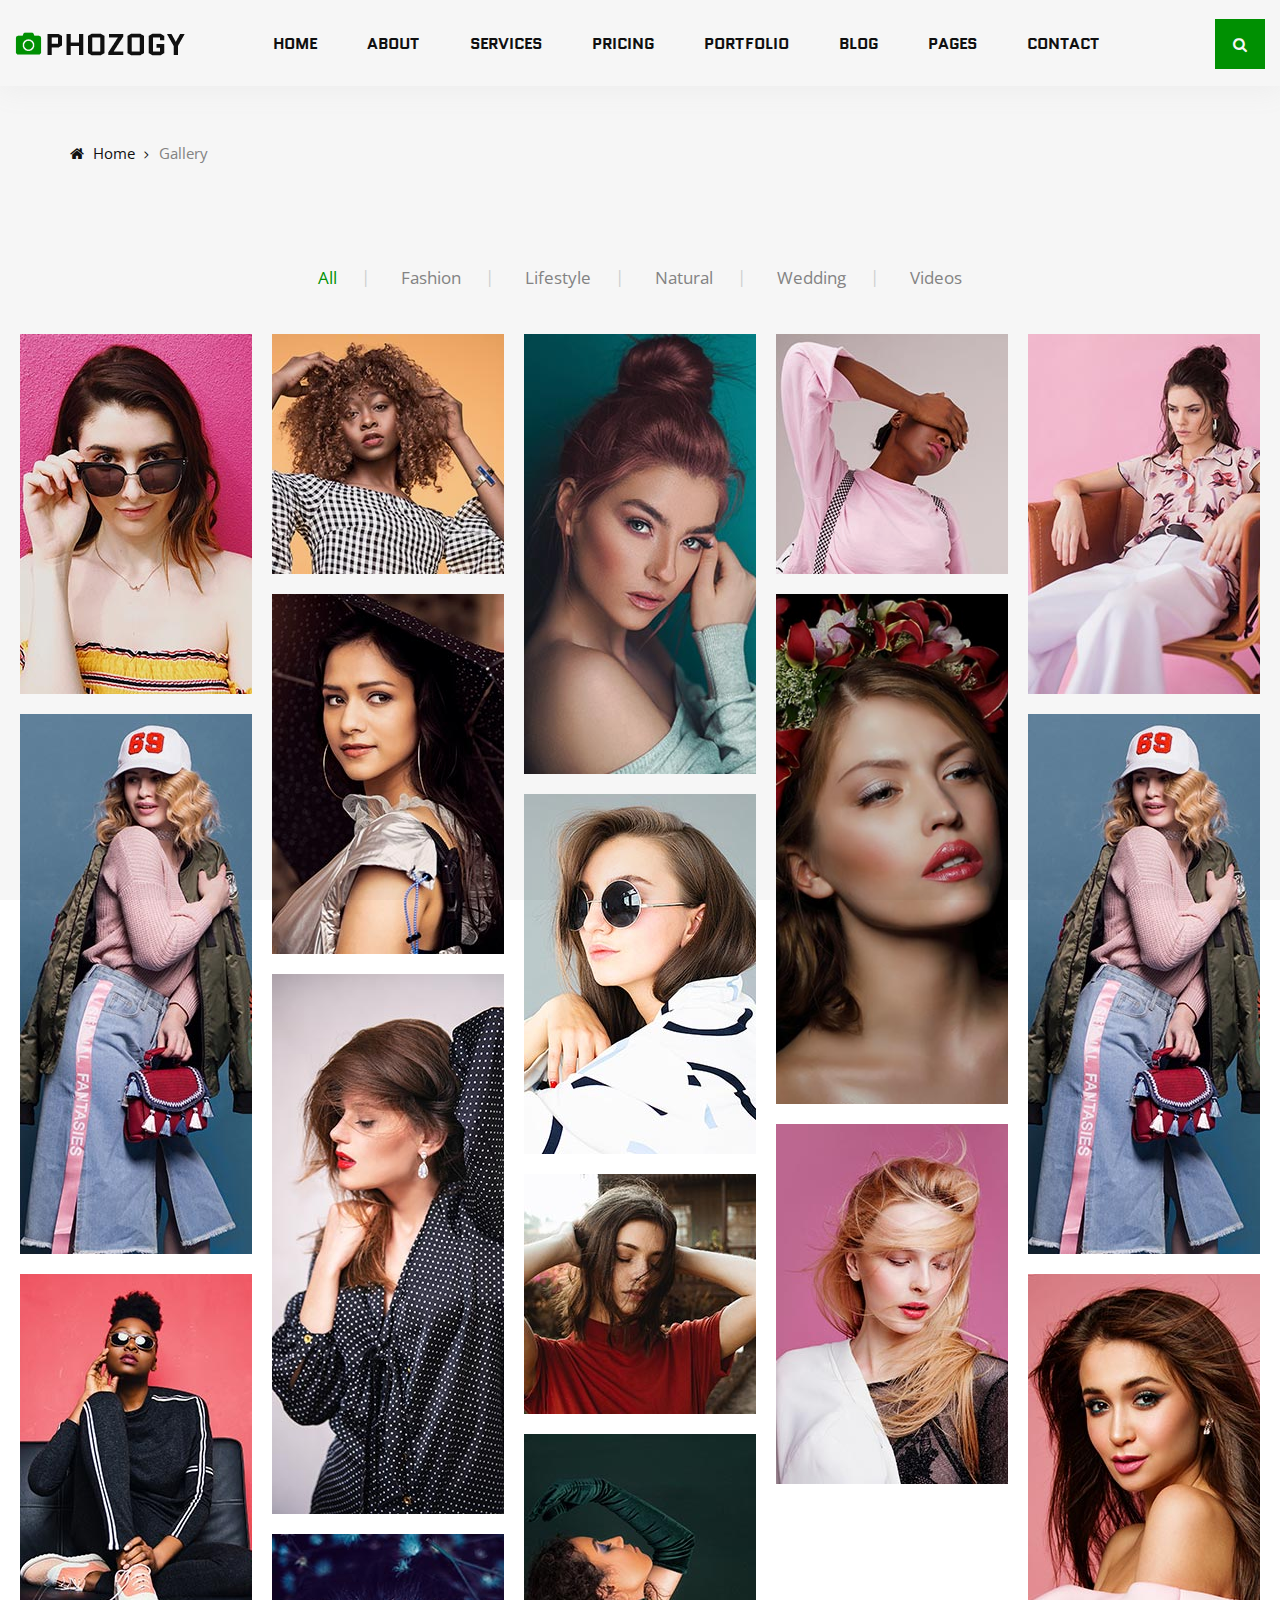
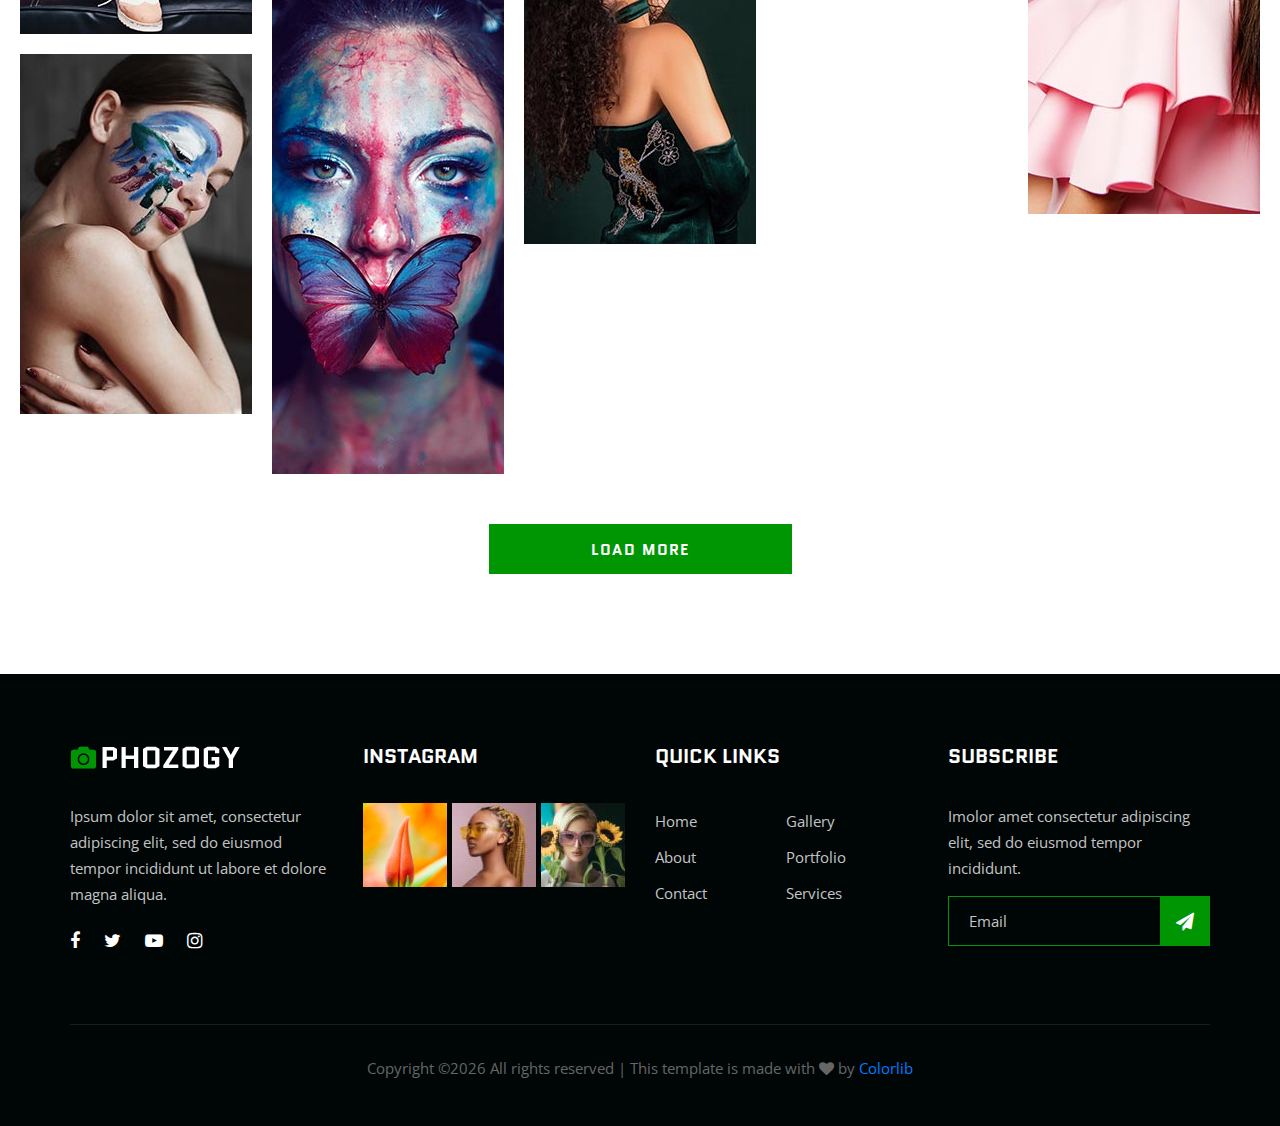
<file: gallery.html>
<!DOCTYPE html>
<html lang="zxx">

<head>
    <meta charset="UTF-8">
    <meta name="description" content="Phozogy Template">
    <meta name="keywords" content="Phozogy, unica, creative, html">
    <meta name="viewport" content="width=device-width, initial-scale=1.0">
    <meta http-equiv="X-UA-Compatible" content="ie=edge">
    <title>Phozogy | Template</title>

    <!-- Google Font -->
    <link href="https://fonts.googleapis.com/css?family=Quantico:400,700&display=swap" rel="stylesheet">
    <link href="https://fonts.googleapis.com/css?family=Open+Sans:400,600,700&display=swap" rel="stylesheet">

    <!-- Css Styles -->
    <link rel="stylesheet" href="css/bootstrap.min.css" type="text/css">
    <link rel="stylesheet" href="css/font-awesome.min.css" type="text/css">
    <link rel="stylesheet" href="css/elegant-icons.css" type="text/css">
    <link rel="stylesheet" href="css/owl.carousel.min.css" type="text/css">
    <link rel="stylesheet" href="css/magnific-popup.css" type="text/css">
    <link rel="stylesheet" href="css/slicknav.min.css" type="text/css">
    <link rel="stylesheet" href="css/style.css" type="text/css">
</head>

<body>
    <!-- Page Preloder -->
    <div id="preloder">
        <div class="loader"></div>
    </div>

    <!-- Header Section Begin -->
    <header class="header-section header-normal">
        <div class="container-fluid">
            <div class="row">
                <div class="col-lg-12">
                    <div class="logo">
                        <a href="./index.html">
                            <img src="img/logo.png" alt="">
                        </a>
                    </div>
                    <nav class="nav-menu mobile-menu">
                        <ul>
                            <li><a href="./index.html">Home</a></li>
                            <li><a href="./about.html">About</a></li>
                            <li><a href="./services.html">Services</a></li>
                            <li><a href="./pricing.html">Pricing</a></li>
                            <li><a href="./portfolio.html">Portfolio</a></li>
                            <li><a href="./blog.html">Blog</a></li>
                            <li><a href="#">Pages</a>
                                <ul class="dropdown">
                                    <li><a href="./gallery.html">Gallery</a></li>
                                    <li><a href="./portfolio-details.html">Portfolio Details</a></li>
                                    <li><a href="./blog-details.html">Blog Details</a></li>
                                </ul>
                            </li>
                            <li><a href="./contact.html">Contact</a></li>
                        </ul>
                    </nav>
                    <div class="top-search search-switch">
                        <i class="fa fa-search"></i>
                    </div>
                    <div id="mobile-menu-wrap"></div>
                </div>
            </div>
        </div>
    </header>
    <!-- Header End -->

    <!-- Breadcrumb Begin -->
    <div class="breadcrumb-option spad">
        <div class="container">
            <div class="row">
                <div class="col-lg-12">
                    <div class="bo-links">
                        <a href="./index.html"><i class="fa fa-home"></i> Home</a>
                        <span>Gallery</span>
                    </div>
                </div>
            </div>
        </div>
    </div>
    <!-- Breadcrumb End -->

    <!-- Gallery Section Begin -->
    <div class="gallery-section spad">
        <div class="container">
            <div class="row">
                <div class="col-lg-12">
                    <div class="filter-controls">
                        <ul>
                            <li class="active" data-filter="*">All</li>
                            <li data-filter=".fashion">Fashion</li>
                            <li data-filter=".lifestyle">Lifestyle</li>
                            <li data-filter=".natural">Natural</li>
                            <li data-filter=".wedding">Wedding</li>
                            <li data-filter=".videos">Videos</li>
                        </ul>
                    </div>
                </div>
            </div>
        </div>
        <div class="container-fluid">
            <div class="row">
                <div class="col-lg-12 p-0">
                    <div class="gallery-filter">
                        <div class="gf-item set-bg fashion" data-setbg="img/gallery/gallery-1.jpg">
                            <a href="img/gallery/gallery-1.jpg" class="gf-icon image-popup"><span
                                    class="icon_plus"></span></a>
                        </div>
                        <div class="gf-item small-height set-bg lifestyle" data-setbg="img/gallery/gallery-2.jpg">
                            <a href="img/gallery/gallery-2.jpg" class="gf-icon image-popup"><span
                                    class="icon_plus"></span></a>
                        </div>
                        <div class="gf-item large-small-height set-bg natural" data-setbg="img/gallery/gallery-3.jpg">
                            <a href="img/gallery/gallery-3.jpg" class="gf-icon image-popup"><span
                                    class="icon_plus"></span></a>
                        </div>
                        <div class="gf-item small-height set-bg wedding" data-setbg="img/gallery/gallery-4.jpg">
                            <a href="img/gallery/gallery-4.jpg" class="gf-icon image-popup"><span
                                    class="icon_plus"></span></a>
                        </div>
                        <div class="gf-item set-bg lifestyle" data-setbg="img/gallery/gallery-5.jpg">
                            <a href="img/gallery/gallery-5.jpg" class="gf-icon image-popup"><span
                                    class="icon_plus"></span></a>
                        </div>
                        <div class="gf-item large-height set-bg natural" data-setbg="img/gallery/gallery-6.jpg">
                            <a href="img/gallery/gallery-6.jpg" class="gf-icon image-popup"><span
                                    class="icon_plus"></span></a>
                        </div>
                        <div class="gf-item set-bg videos" data-setbg="img/gallery/gallery-7.jpg">
                            <a href="img/gallery/gallery-7.jpg" class="gf-icon image-popup"><span
                                    class="icon_plus"></span></a>
                        </div>
                        <div class="gf-item set-bg fashion" data-setbg="img/gallery/gallery-8.jpg">
                            <a href="img/gallery/gallery-8.jpg" class="gf-icon image-popup"><span
                                    class="icon_plus"></span></a>
                        </div>
                        <div class="gf-item medium-large-height set-bg videos" data-setbg="img/gallery/gallery-9.jpg">
                            <a href="img/gallery/gallery-9.jpg" class="gf-icon image-popup"><span
                                    class="icon_plus"></span></a>
                        </div>
                        <div class="gf-item large-height set-bg fashion" data-setbg="img/gallery/gallery-6.jpg">
                            <a href="img/gallery/gallery-6.jpg" class="gf-icon image-popup"><span
                                    class="icon_plus"></span></a>
                        </div>
                        <div class="gf-item set-bg wedding" data-setbg="img/gallery/gallery-10.jpg">
                            <a href="img/gallery/gallery-10.jpg" class="gf-icon image-popup"><span
                                    class="icon_plus"></span></a>
                        </div>
                        <div class="gf-item large-height set-bg wedding" data-setbg="img/gallery/gallery-11.jpg">
                            <a href="img/gallery/gallery-11.jpg" class="gf-icon image-popup"><span
                                    class="icon_plus"></span></a>
                        </div>
                        <div class="gf-item small-height set-bg wedding" data-setbg="img/gallery/gallery-12.jpg">
                            <a href="img/gallery/gallery-12.jpg" class="gf-icon image-popup"><span
                                    class="icon_plus"></span></a>
                        </div>
                        <div class="gf-item set-bg wedding" data-setbg="img/gallery/gallery-13.jpg">
                            <a href="img/gallery/gallery-13.jpg" class="gf-icon image-popup"><span
                                    class="icon_plus"></span></a>
                        </div>
                        <div class="gf-item large-height set-bg wedding" data-setbg="img/gallery/gallery-14.jpg">
                            <a href="img/gallery/gallery-14.jpg" class="gf-icon image-popup"><span
                                    class="icon_plus"></span></a>
                        </div>
                        <div class="gf-item set-bg wedding" data-setbg="img/gallery/gallery-15.jpg">
                            <a href="img/gallery/gallery-15.jpg" class="gf-icon image-popup"><span
                                    class="icon_plus"></span></a>
                        </div>
                        <div class="gf-item large-height set-bg wedding" data-setbg="img/gallery/gallery-16.jpg">
                            <a href="img/gallery/gallery-16.jpg" class="gf-icon image-popup"><span
                                    class="icon_plus"></span></a>
                        </div>
                        <div class="gf-item medium-small-height set-bg wedding" data-setbg="img/gallery/gallery-17.jpg">
                            <a href="img/gallery/gallery-17.jpg" class="gf-icon image-popup"><span
                                    class="icon_plus"></span></a>
                        </div>
                    </div>
                </div>
            </div>
        </div>
        <div class="load-more-btn portfolio-btn">
            <a href="#">Load More</a>
        </div>
    </div>
    <!-- Gallery Section End -->

    <!-- Footer Section Begin -->
    <footer class="footer-section">
        <div class="container">
            <div class="row">
                <div class="col-lg-3 col-md-6 col-sm-6">
                    <div class="fs-about">
                        <div class="fa-logo">
                            <a href="#">
                                <img src="img/f-logo.png" alt="">
                            </a>
                        </div>
                        <p>Ipsum dolor sit amet, consectetur adipiscing elit, sed do eiusmod tempor incididunt ut labore
                            et dolore magna aliqua.</p>
                        <div class="fa-social">
                            <a href="#"><i class="fa fa-facebook"></i></a>
                            <a href="#"><i class="fa fa-twitter"></i></a>
                            <a href="#"><i class="fa fa-youtube-play"></i></a>
                            <a href="#"><i class="fa fa-instagram"></i></a>
                        </div>
                    </div>
                </div>
                <div class="col-lg-3 col-md-6 col-sm-6">
                    <div class="fs-widget">
                        <h5>Instagram</h5>
                        <div class="fw-instagram">
                            <img src="img/instagram/insta-1.jpg" alt="">
                            <img src="img/instagram/insta-2.jpg" alt="">
                            <img src="img/instagram/insta-3.jpg" alt="">
                        </div>
                    </div>
                </div>
                <div class="col-lg-3 col-md-6 col-sm-6">
                    <div class="fs-widget">
                        <h5>Quick links</h5>
                        <ul>
                            <li><a href="#">Home</a></li>
                            <li><a href="#">About</a></li>
                            <li><a href="#">Contact</a></li>
                        </ul>
                        <ul>
                            <li><a href="#">Gallery</a></li>
                            <li><a href="#">Portfolio</a></li>
                            <li><a href="#">Services</a></li>
                        </ul>
                    </div>
                </div>
                <div class="col-lg-3 col-md-6 col-sm-6">
                    <div class="fs-widget">
                        <h5>Subscribe</h5>
                        <p>Imolor amet consectetur adipiscing elit, sed do eiusmod tempor incididunt.</p>
                        <div class="fw-subscribe">
                            <form action="#">
                                <input type="text" placeholder="Email">
                                <button type="submit"><i class="fa fa-send"></i></button>
                            </form>
                        </div>
                    </div>
                </div>
                <div class="col-lg-12">
                    <div class="copyright-text">
                        <p><!-- Link back to Colorlib can't be removed. Template is licensed under CC BY 3.0. -->
  Copyright &copy;<script>document.write(new Date().getFullYear());</script> All rights reserved | This template is made with <i class="fa fa-heart" aria-hidden="true"></i> by <a href="https://colorlib.com" target="_blank">Colorlib</a>
  <!-- Link back to Colorlib can't be removed. Template is licensed under CC BY 3.0. --></p>
                    </div>
                </div>
            </div>
        </div>
    </footer>
    <!-- Footer Section End -->

    <!-- Search model Begin -->
    <div class="search-model">
        <div class="h-100 d-flex align-items-center justify-content-center">
            <div class="search-close-switch">+</div>
            <form class="search-model-form">
                <input type="text" id="search-input" placeholder="Search here.....">
            </form>
        </div>
    </div>
    <!-- Search model end -->

    <!-- Js Plugins -->
    <script src="js/jquery-3.3.1.min.js"></script>
    <script src="js/bootstrap.min.js"></script>
    <script src="js/jquery.magnific-popup.min.js"></script>
    <script src="js/isotope.pkgd.min.js"></script>
    <script src="js/masonry.pkgd.min.js"></script>
    <script src="js/jquery.slicknav.js"></script>
    <script src="js/owl.carousel.min.js"></script>
    <script src="js/main.js"></script>
</body>

</html>
</file>
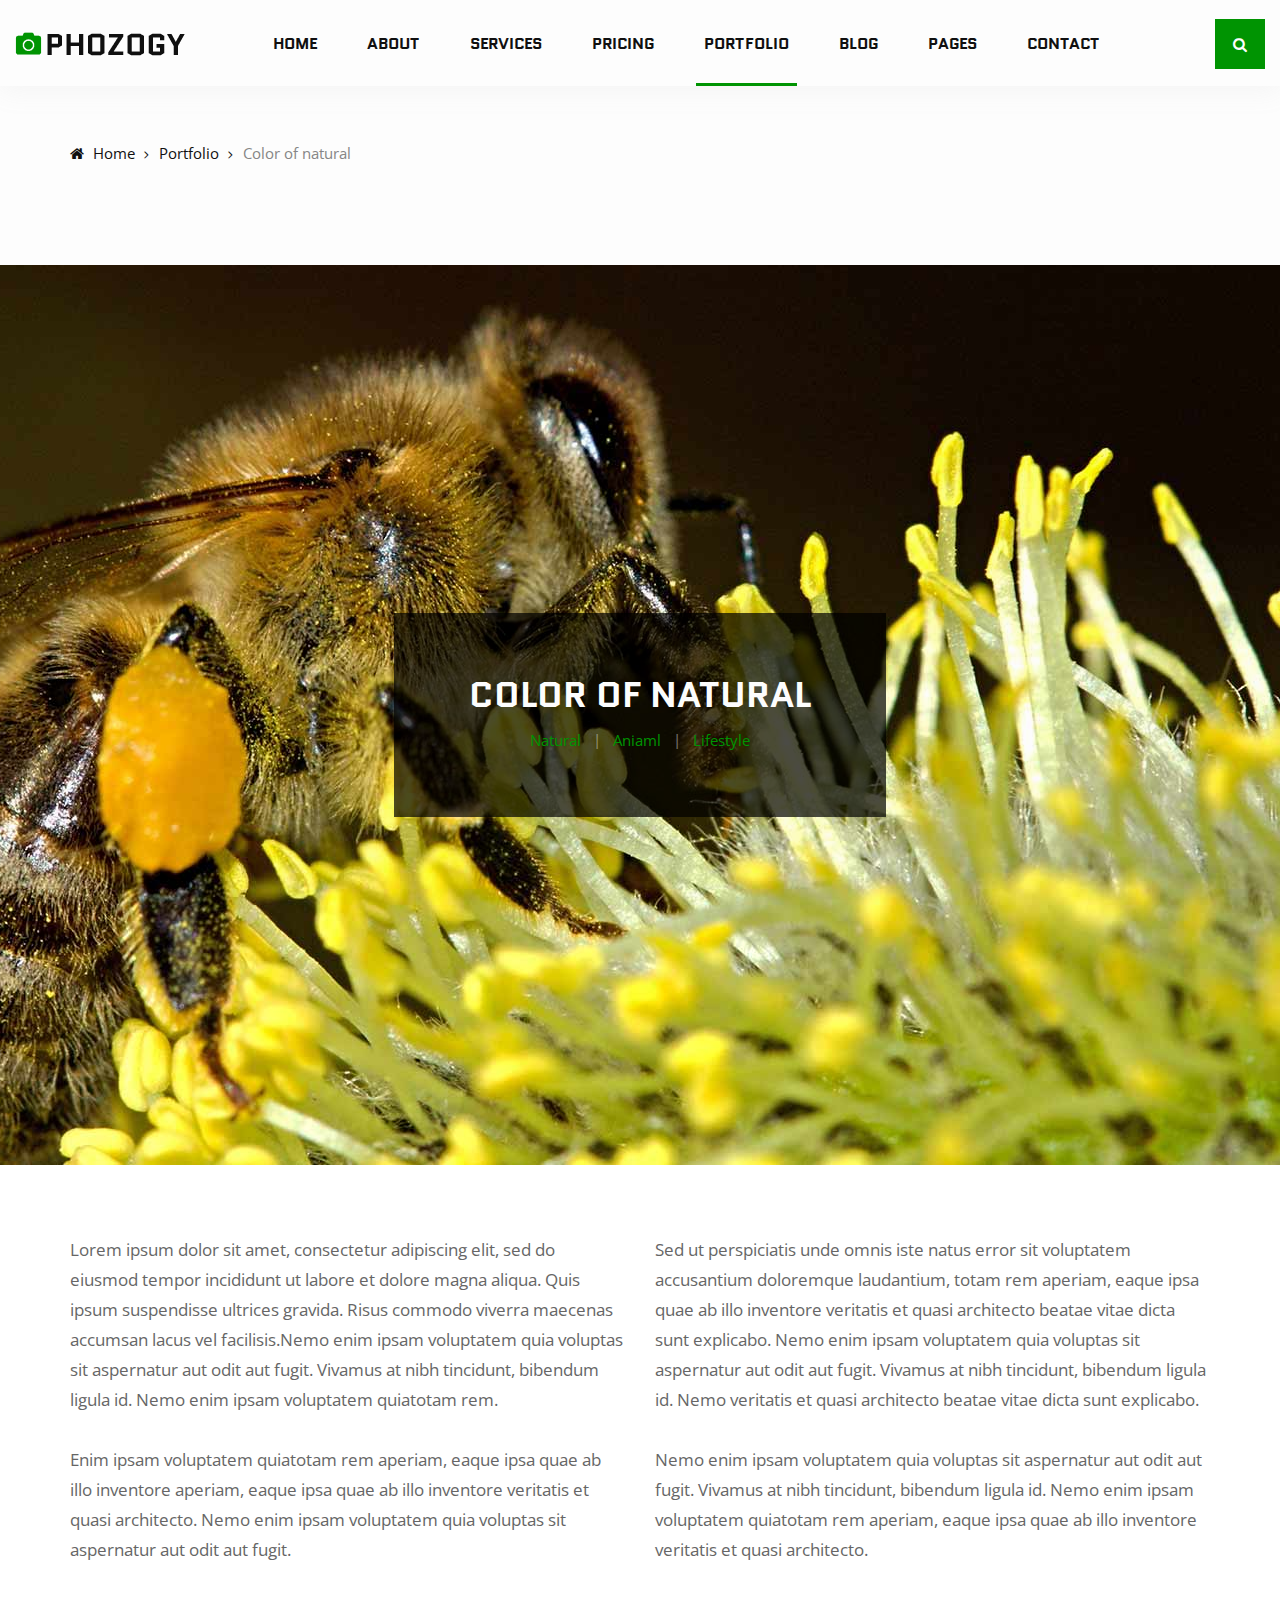
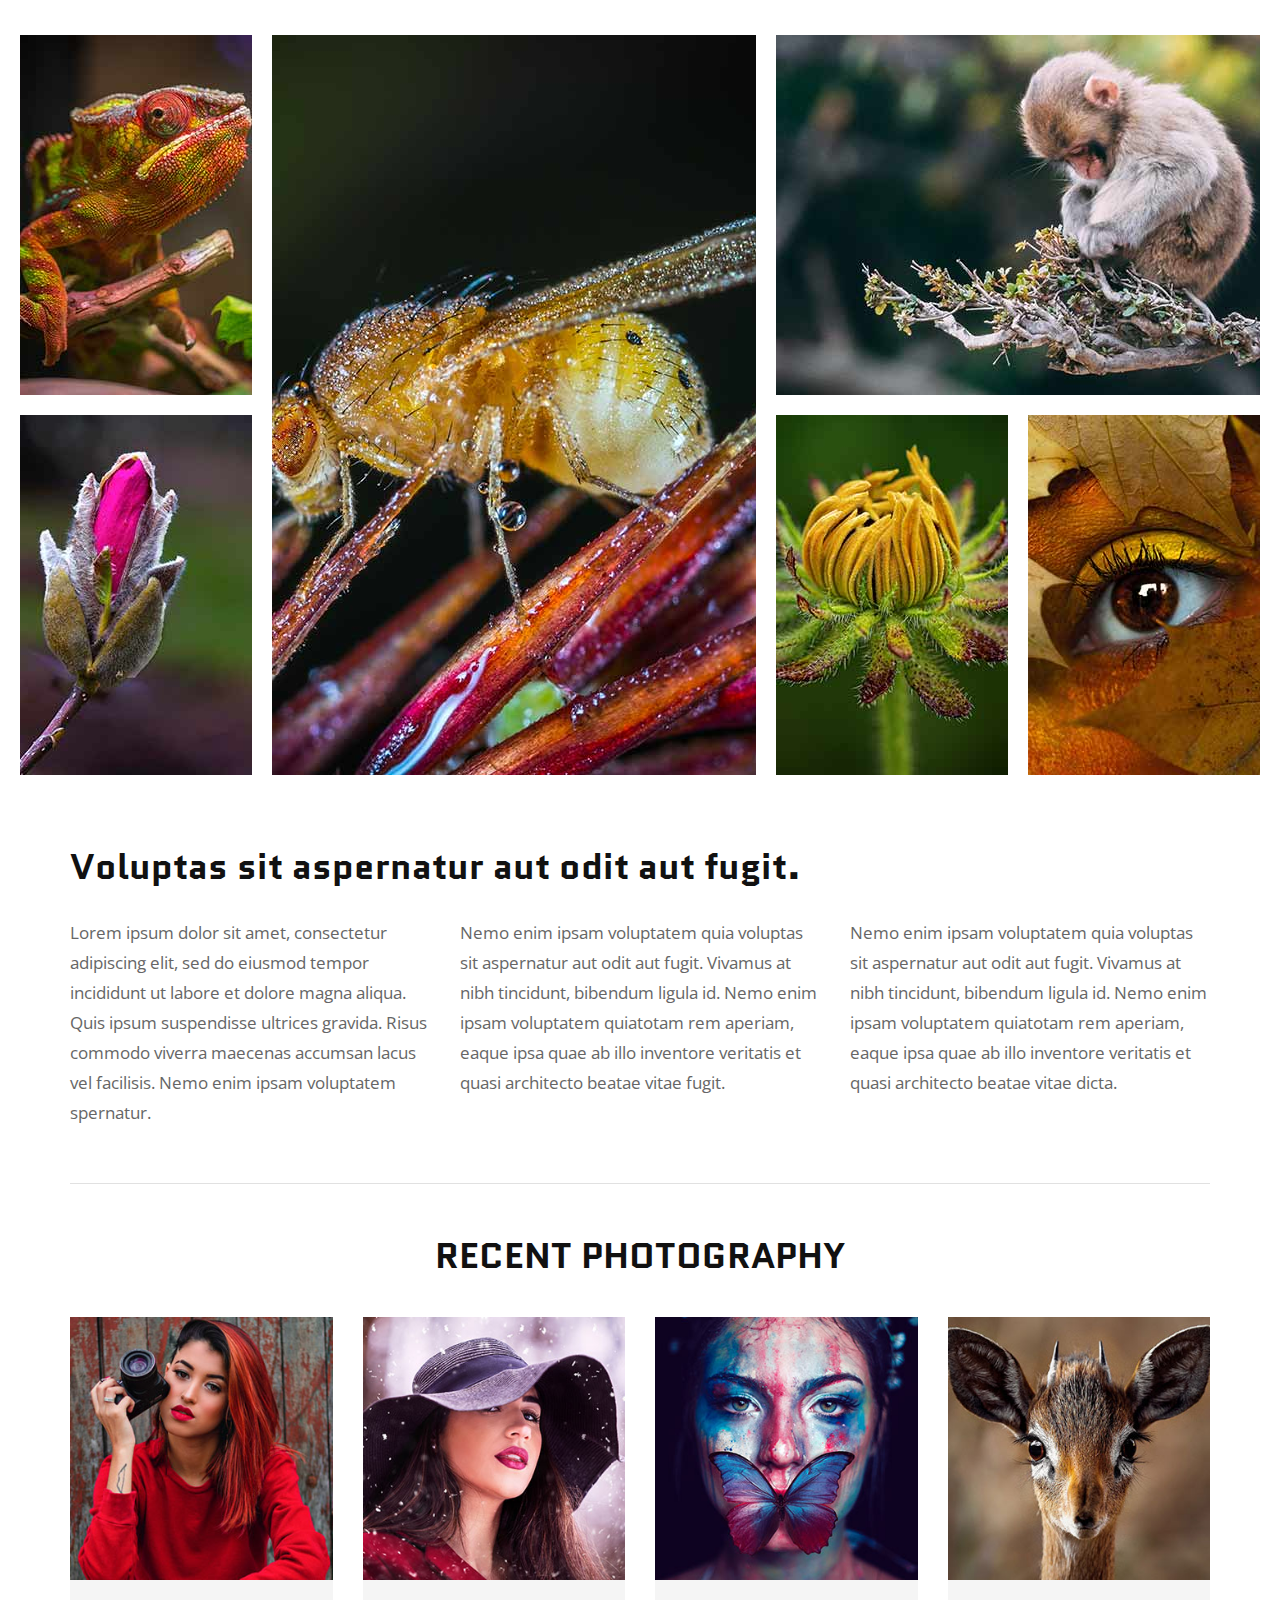
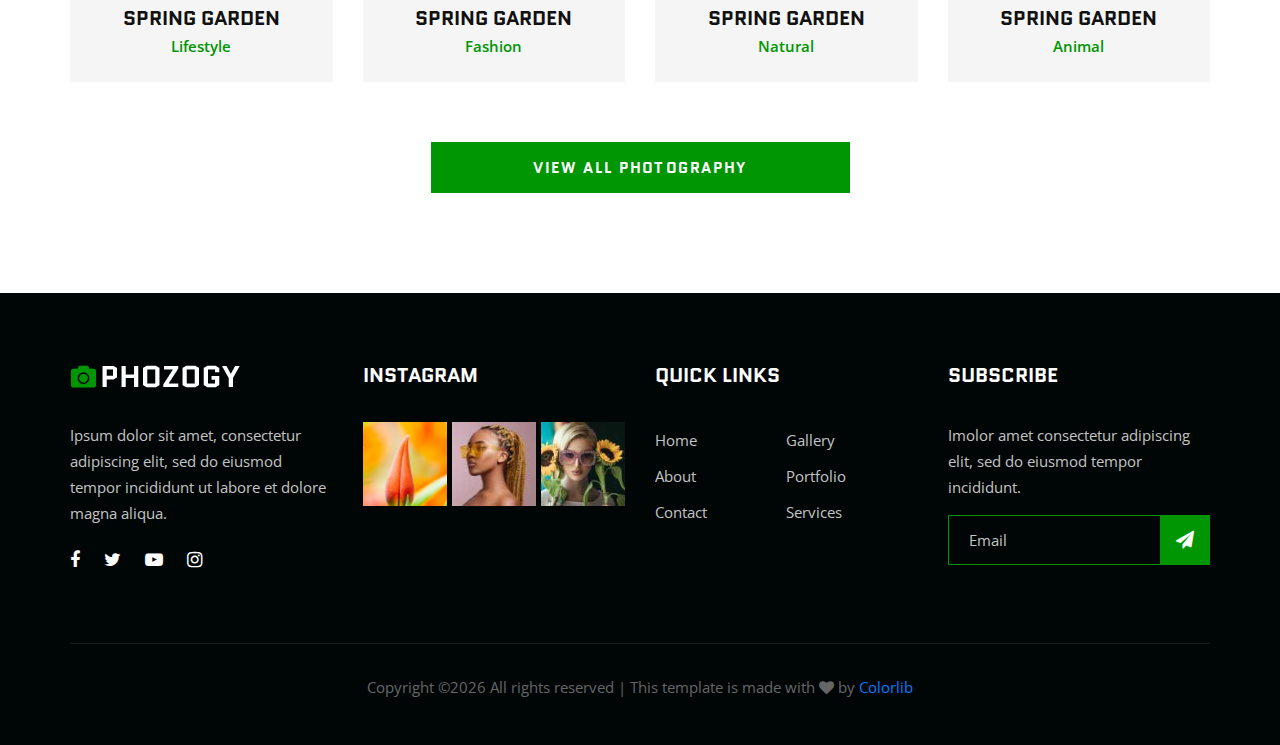
<file: portfolio-details.html>
<!DOCTYPE html>
<html lang="zxx">

<head>
    <meta charset="UTF-8">
    <meta name="description" content="Phozogy Template">
    <meta name="keywords" content="Phozogy, unica, creative, html">
    <meta name="viewport" content="width=device-width, initial-scale=1.0">
    <meta http-equiv="X-UA-Compatible" content="ie=edge">
    <title>Phozogy | Template</title>

    <!-- Google Font -->
    <link href="https://fonts.googleapis.com/css?family=Quantico:400,700&display=swap" rel="stylesheet">
    <link href="https://fonts.googleapis.com/css?family=Open+Sans:400,600,700&display=swap" rel="stylesheet">

    <!-- Css Styles -->
    <link rel="stylesheet" href="css/bootstrap.min.css" type="text/css">
    <link rel="stylesheet" href="css/font-awesome.min.css" type="text/css">
    <link rel="stylesheet" href="css/elegant-icons.css" type="text/css">
    <link rel="stylesheet" href="css/owl.carousel.min.css" type="text/css">
    <link rel="stylesheet" href="css/magnific-popup.css" type="text/css">
    <link rel="stylesheet" href="css/slicknav.min.css" type="text/css">
    <link rel="stylesheet" href="css/style.css" type="text/css">
</head>

<body>
    <!-- Page Preloder -->
    <div id="preloder">
        <div class="loader"></div>
    </div>

    <!-- Header Section Begin -->
    <header class="header-section header-normal">
        <div class="container-fluid">
            <div class="row">
                <div class="col-lg-12">
                    <div class="logo">
                        <a href="./index.html">
                            <img src="img/logo.png" alt="">
                        </a>
                    </div>
                    <nav class="nav-menu mobile-menu">
                        <ul>
                            <li><a href="./index.html">Home</a></li>
                            <li><a href="./about.html">About</a></li>
                            <li><a href="./services.html">Services</a></li>
                            <li><a href="./pricing.html">Pricing</a></li>
                            <li class="active"><a href="./portfolio.html">Portfolio</a></li>
                            <li><a href="./blog.html">Blog</a></li>
                            <li><a href="#">Pages</a>
                                <ul class="dropdown">
                                    <li><a href="./gallery.html">Gallery</a></li>
                                    <li><a href="./portfolio-details.html">Portfolio Details</a></li>
                                    <li><a href="./blog-details.html">Blog Details</a></li>
                                </ul>
                            </li>
                            <li><a href="./contact.html">Contact</a></li>
                        </ul>
                    </nav>
                    <div class="top-search search-switch">
                        <i class="fa fa-search"></i>
                    </div>
                    <div id="mobile-menu-wrap"></div>
                </div>
            </div>
        </div>
    </header>
    <!-- Header End -->

    <!-- Breadcrumb Begin -->
    <div class="breadcrumb-option spad">
        <div class="container">
            <div class="row">
                <div class="col-lg-12">
                    <div class="bo-links">
                        <a href="./index.html"><i class="fa fa-home"></i> Home</a>
                        <a href="./portfolio.html">Portfolio</a>
                        <span>Color of natural</span>
                    </div>
                </div>
            </div>
        </div>
    </div>
    <!-- Breadcrumb End -->

    <!-- Portfolio Hero Section Begin -->
    <section class="portfolio-hero-section set-bg" data-setbg="img/portfolio/details/details-hero.jpg">
        <div class="container">
            <div class="row">
                <div class="col-lg-12">
                    <div class="ph-text">
                        <h2>Color of natural</h2>
                        <ul>
                            <li>Natural</li>
                            <li>Aniaml</li>
                            <li>Lifestyle</li>
                        </ul>
                    </div>
                </div>
            </div>
        </div>
    </section>
    <!-- Portfolio Hero Section End -->

    <!-- Portfolio Details Section Begin -->
    <section class="portfolio-details-section spad">
        <div class="container">
            <div class="row">
                <div class="col-lg-6">
                    <div class="pd-text">
                        <p>Lorem ipsum dolor sit amet, consectetur adipiscing elit, sed do eiusmod tempor incididunt ut
                            labore et dolore magna aliqua. Quis ipsum suspendisse ultrices gravida. Risus commodo
                            viverra maecenas accumsan lacus vel facilisis.Nemo enim ipsam voluptatem quia voluptas sit
                            aspernatur aut odit aut fugit. Vivamus at nibh tincidunt, bibendum ligula id. Nemo enim
                            ipsam voluptatem quiatotam rem.</p>
                        <p>Enim ipsam voluptatem quiatotam rem aperiam, eaque ipsa quae ab illo inventore aperiam, eaque
                            ipsa quae ab illo inventore veritatis et quasi architecto. Nemo enim ipsam voluptatem quia
                            voluptas sit aspernatur aut odit aut fugit.</p>
                    </div>
                </div>
                <div class="col-lg-6">
                    <div class="pd-text">
                        <p>Sed ut perspiciatis unde omnis iste natus error sit voluptatem accusantium doloremque
                            laudantium, totam rem aperiam, eaque ipsa quae ab illo inventore veritatis et quasi
                            architecto beatae vitae dicta sunt explicabo. Nemo enim ipsam voluptatem quia voluptas sit
                            aspernatur aut odit aut fugit. Vivamus at nibh tincidunt, bibendum ligula id. Nemo veritatis
                            et quasi architecto beatae vitae dicta sunt explicabo.</p>
                        <p>Nemo enim ipsam voluptatem quia voluptas sit aspernatur aut odit aut fugit. Vivamus at nibh
                            tincidunt, bibendum ligula id. Nemo enim ipsam voluptatem quiatotam rem aperiam, eaque ipsa
                            quae ab illo inventore veritatis et quasi architecto.</p>
                    </div>
                </div>
            </div>
        </div>
        <div class="portfolio-pics">
            <div class="portfolio-details-pic">
                <div class="pdp-item set-bg" data-setbg="img/portfolio/details/details-pic/dp-1.jpg"></div>
                <div class="pdp-item set-bg large-width large-height"
                    data-setbg="img/portfolio/details/details-pic/dp-2.jpg"></div>
                <div class="pdp-item set-bg large-width" data-setbg="img/portfolio/details/details-pic/dp-3.jpg"></div>
                <div class="pdp-item set-bg" data-setbg="img/portfolio/details/details-pic/dp-4.jpg"></div>
                <div class="pdp-item set-bg" data-setbg="img/portfolio/details/details-pic/dp-5.jpg"></div>
                <div class="pdp-item set-bg" data-setbg="img/portfolio/details/details-pic/dp-6.jpg"></div>
            </div>
        </div>
        <div class="pd-more-text">
            <div class="container">
                <div class="row">
                    <div class="col-lg-12">
                        <h2>Voluptas sit aspernatur aut odit aut fugit.</h2>
                    </div>
                    <div class="col-lg-4">
                        <p>Lorem ipsum dolor sit amet, consectetur adipiscing elit, sed do eiusmod tempor incididunt ut
                            labore et dolore magna aliqua. Quis ipsum suspendisse ultrices gravida. Risus commodo
                            viverra maecenas accumsan lacus vel facilisis. Nemo enim ipsam voluptatem spernatur.</p>
                    </div>
                    <div class="col-lg-4">
                        <p>Nemo enim ipsam voluptatem quia voluptas sit aspernatur aut odit aut fugit. Vivamus at nibh
                            tincidunt, bibendum ligula id. Nemo enim ipsam voluptatem quiatotam rem aperiam, eaque ipsa
                            quae ab illo inventore veritatis et quasi architecto beatae vitae fugit.</p>
                    </div>
                    <div class="col-lg-4">
                        <p>Nemo enim ipsam voluptatem quia voluptas sit aspernatur aut odit aut fugit. Vivamus at nibh
                            tincidunt, bibendum ligula id. Nemo enim ipsam voluptatem quiatotam rem aperiam, eaque ipsa
                            quae ab illo inventore veritatis et quasi architecto beatae vitae dicta.</p>
                    </div>
                </div>
            </div>
        </div>
    </section>
    <!-- Portfolio Details Section End -->

    <!-- Recent Photography Section Begin -->
    <section class="recent-photography-section spad">
        <div class="container">
            <div class="row">
                <div class="col-lg-12 text-center">
                    <div class="section-title">
                        <h2>Recent photography</h2>
                    </div>
                </div>
            </div>
            <div class="row">
                <div class="col-lg-3 col-md-6 col-sm-6">
                    <div class="rp-item">
                        <img src="img/recent-photography/rp-1.jpg" alt="">
                        <div class="rp-text">
                            <h5>SPRING GARDEN</h5>
                            <span>Lifestyle</span>
                        </div>
                    </div>
                </div>
                <div class="col-lg-3 col-md-6 col-sm-6">
                    <div class="rp-item">
                        <img src="img/recent-photography/rp-2.jpg" alt="">
                        <div class="rp-text">
                            <h5>SPRING GARDEN</h5>
                            <span>Fashion</span>
                        </div>
                    </div>
                </div>
                <div class="col-lg-3 col-md-6 col-sm-6">
                    <div class="rp-item">
                        <img src="img/recent-photography/rp-3.jpg" alt="">
                        <div class="rp-text">
                            <h5>SPRING GARDEN</h5>
                            <span>Natural</span>
                        </div>
                    </div>
                </div>
                <div class="col-lg-3 col-md-6 col-sm-6">
                    <div class="rp-item">
                        <img src="img/recent-photography/rp-4.jpg" alt="">
                        <div class="rp-text">
                            <h5>SPRING GARDEN</h5>
                            <span>Animal</span>
                        </div>
                    </div>
                </div>
            </div>
            <div class="load-more-btn portfolio-btn">
                <a href="#">View all photography</a>
            </div>
        </div>
    </section>
    <!-- Recent Photography Section End -->

    <!-- Footer Section Begin -->
    <footer class="footer-section">
        <div class="container">
            <div class="row">
                <div class="col-lg-3 col-md-6 col-sm-6">
                    <div class="fs-about">
                        <div class="fa-logo">
                            <a href="#">
                                <img src="img/f-logo.png" alt="">
                            </a>
                        </div>
                        <p>Ipsum dolor sit amet, consectetur adipiscing elit, sed do eiusmod tempor incididunt ut labore
                            et dolore magna aliqua.</p>
                        <div class="fa-social">
                            <a href="#"><i class="fa fa-facebook"></i></a>
                            <a href="#"><i class="fa fa-twitter"></i></a>
                            <a href="#"><i class="fa fa-youtube-play"></i></a>
                            <a href="#"><i class="fa fa-instagram"></i></a>
                        </div>
                    </div>
                </div>
                <div class="col-lg-3 col-md-6 col-sm-6">
                    <div class="fs-widget">
                        <h5>Instagram</h5>
                        <div class="fw-instagram">
                            <img src="img/instagram/insta-1.jpg" alt="">
                            <img src="img/instagram/insta-2.jpg" alt="">
                            <img src="img/instagram/insta-3.jpg" alt="">
                        </div>
                    </div>
                </div>
                <div class="col-lg-3 col-md-6 col-sm-6">
                    <div class="fs-widget">
                        <h5>Quick links</h5>
                        <ul>
                            <li><a href="#">Home</a></li>
                            <li><a href="#">About</a></li>
                            <li><a href="#">Contact</a></li>
                        </ul>
                        <ul>
                            <li><a href="#">Gallery</a></li>
                            <li><a href="#">Portfolio</a></li>
                            <li><a href="#">Services</a></li>
                        </ul>
                    </div>
                </div>
                <div class="col-lg-3 col-md-6 col-sm-6">
                    <div class="fs-widget">
                        <h5>Subscribe</h5>
                        <p>Imolor amet consectetur adipiscing elit, sed do eiusmod tempor incididunt.</p>
                        <div class="fw-subscribe">
                            <form action="#">
                                <input type="text" placeholder="Email">
                                <button type="submit"><i class="fa fa-send"></i></button>
                            </form>
                        </div>
                    </div>
                </div>
                <div class="col-lg-12">
                    <div class="copyright-text">
                        <p><!-- Link back to Colorlib can't be removed. Template is licensed under CC BY 3.0. -->
  Copyright &copy;<script>document.write(new Date().getFullYear());</script> All rights reserved | This template is made with <i class="fa fa-heart" aria-hidden="true"></i> by <a href="https://colorlib.com" target="_blank">Colorlib</a>
  <!-- Link back to Colorlib can't be removed. Template is licensed under CC BY 3.0. --></p>
                    </div>
                </div>
            </div>
        </div>
    </footer>
    <!-- Footer Section End -->

    <!-- Search model Begin -->
    <div class="search-model">
        <div class="h-100 d-flex align-items-center justify-content-center">
            <div class="search-close-switch">+</div>
            <form class="search-model-form">
                <input type="text" id="search-input" placeholder="Search here.....">
            </form>
        </div>
    </div>
    <!-- Search model end -->

    <!-- Js Plugins -->
    <script src="js/jquery-3.3.1.min.js"></script>
    <script src="js/bootstrap.min.js"></script>
    <script src="js/jquery.magnific-popup.min.js"></script>
    <script src="js/isotope.pkgd.min.js"></script>
    <script src="js/masonry.pkgd.min.js"></script>
    <script src="js/jquery.slicknav.js"></script>
    <script src="js/owl.carousel.min.js"></script>
    <script src="js/main.js"></script>
</body>

</html>
</file>
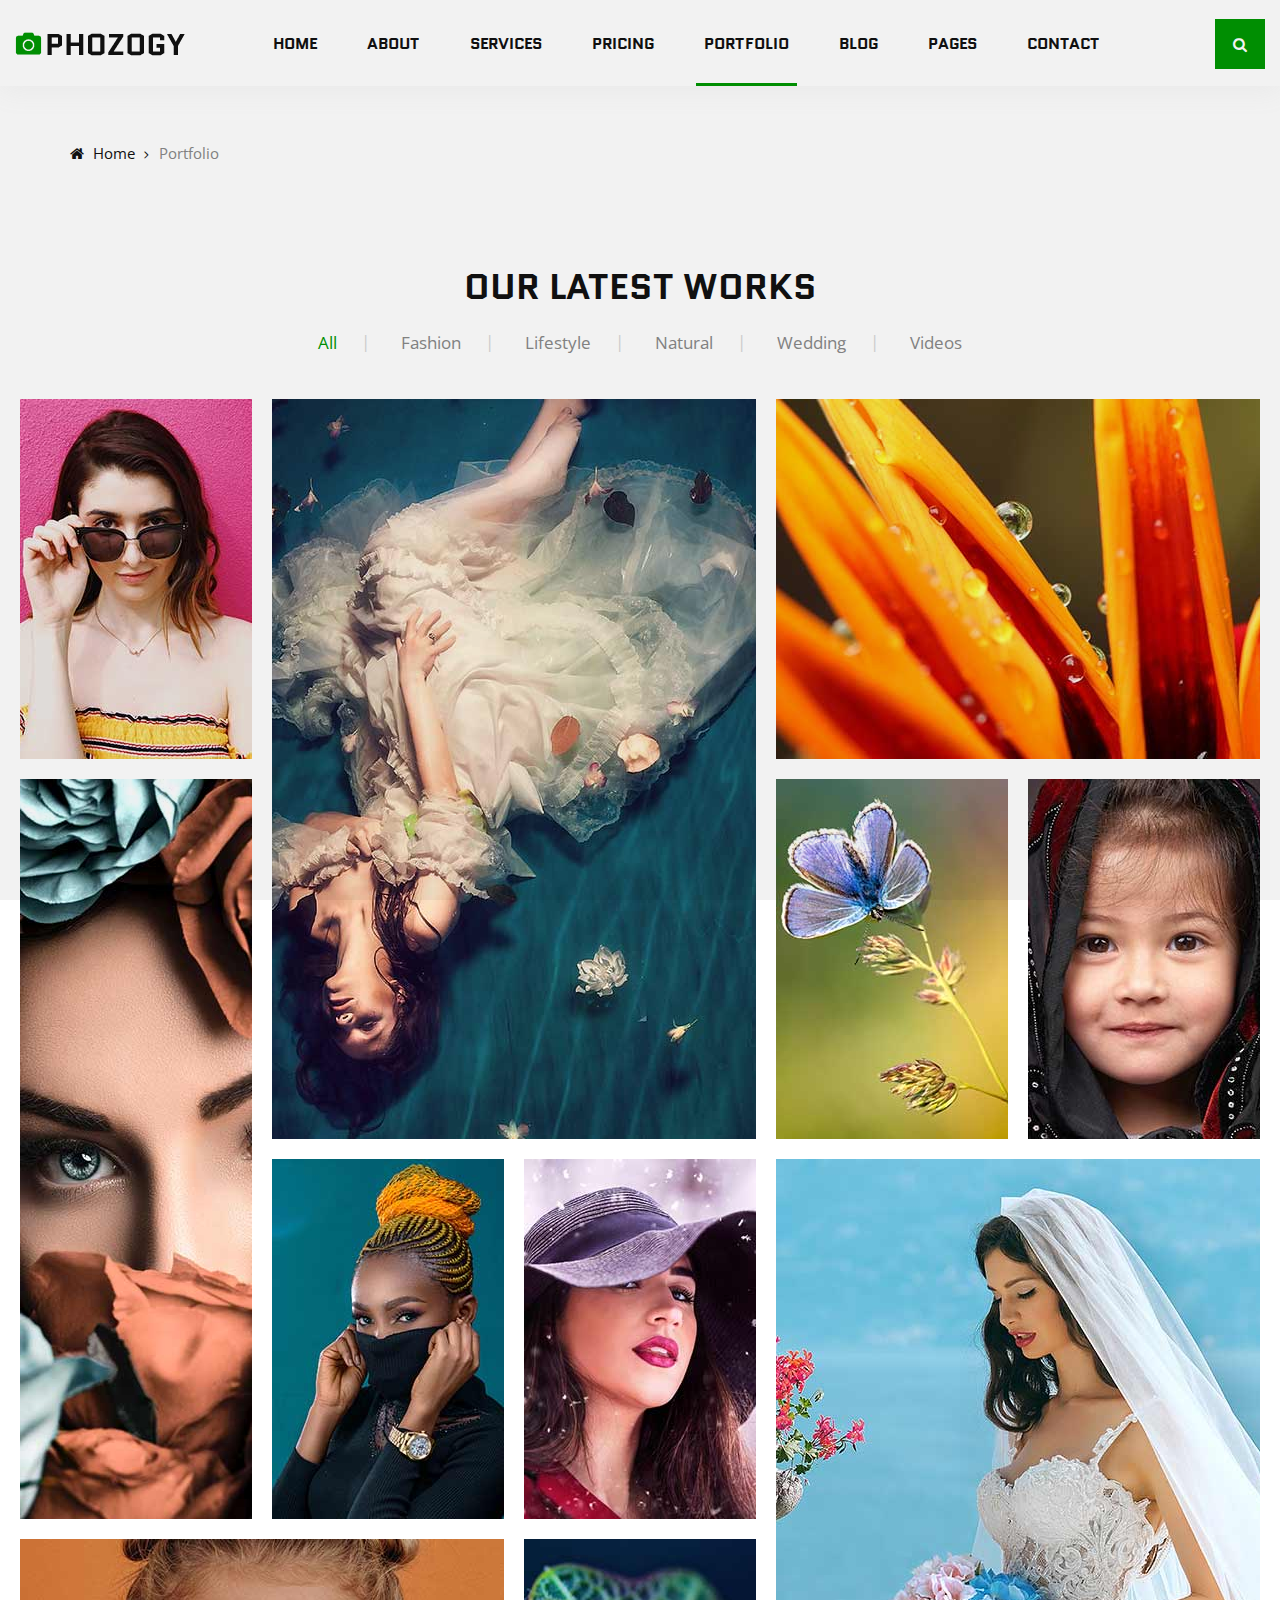
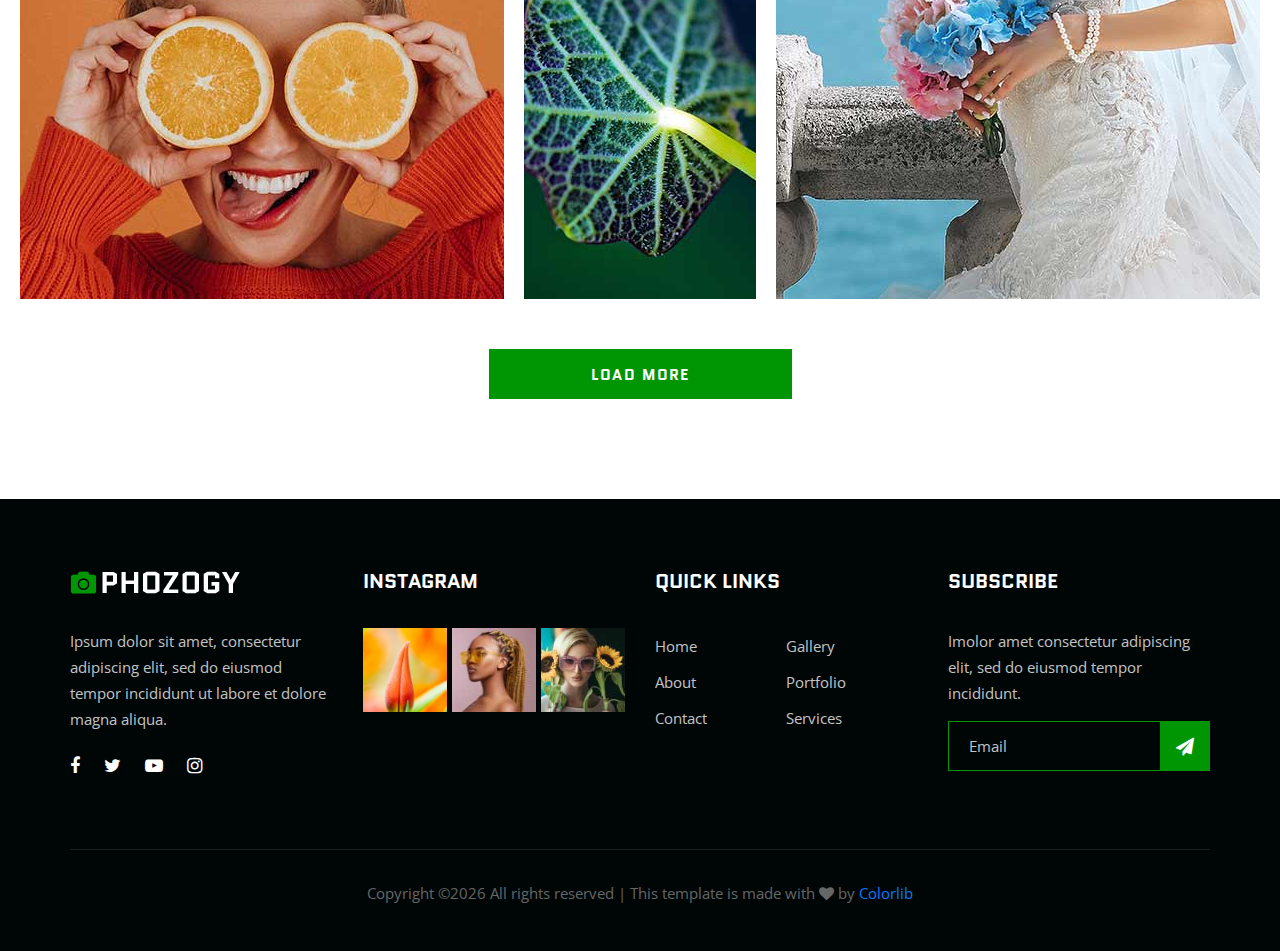
<file: portfolio.html>
<!DOCTYPE html>
<html lang="zxx">

<head>
    <meta charset="UTF-8">
    <meta name="description" content="Phozogy Template">
    <meta name="keywords" content="Phozogy, unica, creative, html">
    <meta name="viewport" content="width=device-width, initial-scale=1.0">
    <meta http-equiv="X-UA-Compatible" content="ie=edge">
    <title>Phozogy | Template</title>

    <!-- Google Font -->
    <link href="https://fonts.googleapis.com/css?family=Quantico:400,700&display=swap" rel="stylesheet">
    <link href="https://fonts.googleapis.com/css?family=Open+Sans:400,600,700&display=swap" rel="stylesheet">

    <!-- Css Styles -->
    <link rel="stylesheet" href="css/bootstrap.min.css" type="text/css">
    <link rel="stylesheet" href="css/font-awesome.min.css" type="text/css">
    <link rel="stylesheet" href="css/elegant-icons.css" type="text/css">
    <link rel="stylesheet" href="css/owl.carousel.min.css" type="text/css">
    <link rel="stylesheet" href="css/magnific-popup.css" type="text/css">
    <link rel="stylesheet" href="css/slicknav.min.css" type="text/css">
    <link rel="stylesheet" href="css/style.css" type="text/css">
</head>

<body>
    <!-- Page Preloder -->
    <div id="preloder">
        <div class="loader"></div>
    </div>

    <!-- Header Section Begin -->
    <header class="header-section header-normal">
        <div class="container-fluid">
            <div class="row">
                <div class="col-lg-12">
                    <div class="logo">
                        <a href="./index.html">
                            <img src="img/logo.png" alt="">
                        </a>
                    </div>
                    <nav class="nav-menu mobile-menu">
                        <ul>
                            <li><a href="./index.html">Home</a></li>
                            <li><a href="./about.html">About</a></li>
                            <li><a href="./services.html">Services</a></li>
                            <li><a href="./pricing.html">Pricing</a></li>
                            <li class="active"><a href="./portfolio.html">Portfolio</a></li>
                            <li><a href="./blog.html">Blog</a></li>
                            <li><a href="#">Pages</a>
                                <ul class="dropdown">
                                    <li><a href="./gallery.html">Gallery</a></li>
                                    <li><a href="./portfolio-details.html">Portfolio Details</a></li>
                                    <li><a href="./blog-details.html">Blog Details</a></li>
                                </ul>
                            </li>
                            <li><a href="./contact.html">Contact</a></li>
                        </ul>
                    </nav>
                    <div class="top-search search-switch">
                        <i class="fa fa-search"></i>
                    </div>
                    <div id="mobile-menu-wrap"></div>
                </div>
            </div>
        </div>
    </header>
    <!-- Header End -->

    <!-- Breadcrumb Begin -->
    <div class="breadcrumb-option spad">
        <div class="container">
            <div class="row">
                <div class="col-lg-12">
                    <div class="bo-links">
                        <a href="./index.html"><i class="fa fa-home"></i> Home</a>
                        <span>Portfolio</span>
                    </div>
                </div>
            </div>
        </div>
    </div>
    <!-- Breadcrumb End -->

    <!-- Portfolio Section Begin -->
    <section class="portfolio-section portfolio-page spad">
        <div class="container">
            <div class="row">
                <div class="col-lg-12">
                    <div class="section-title">
                        <h2>Our latest works</h2>
                    </div>
                    <div class="filter-controls">
                        <ul>
                            <li class="active" data-filter="*">All</li>
                            <li data-filter=".fashion">Fashion</li>
                            <li data-filter=".lifestyle">Lifestyle</li>
                            <li data-filter=".natural">Natural</li>
                            <li data-filter=".wedding">Wedding</li>
                            <li data-filter=".videos">Videos</li>
                        </ul>
                    </div>
                </div>
            </div>
        </div>
        <div class="container-fluid">
            <div class="row">
                <div class="col-lg-12 p-0">
                    <div class="portfolio-filter">
                        <div class="pf-item set-bg fashion" data-setbg="img/portfolio/pf-1.jpg">
                            <a href="img/portfolio/pf-1.jpg" class="pf-icon image-popup"><span class="icon_plus"></span></a>
                            <div class="pf-text">
                                <h4>COLORS SPEAK</h4>
                                <span>Fashion</span>
                            </div>
                        </div>
                        <div class="pf-item large-width large-height set-bg lifestyle" data-setbg="img/portfolio/pf-2.jpg">
                            <a href="img/portfolio/pf-2.jpg" class="pf-icon image-popup"><span class="icon_plus"></span></a>
                            <div class="pf-text">
                                <h4>COLORS SPEAK</h4>
                                <span>Fashion</span>
                            </div>
                        </div>
                        <div class="pf-item large-width set-bg natural" data-setbg="img/portfolio/pf-3.jpg">
                            <a href="img/portfolio/pf-3.jpg" class="pf-icon image-popup"><span class="icon_plus"></span></a>
                            <div class="pf-text">
                                <h4>COLORS SPEAK</h4>
                                <span>Fashion</span>
                            </div>
                        </div>
                        <div class="pf-item large-height set-bg wedding" data-setbg="img/portfolio/pf-4.jpg">
                            <a href="img/portfolio/pf-4.jpg" class="pf-icon image-popup"><span class="icon_plus"></span></a>
                            <div class="pf-text">
                                <h4>COLORS SPEAK</h4>
                                <span>Fashion</span>
                            </div>
                        </div>
                        <div class="pf-item set-bg lifestyle" data-setbg="img/portfolio/pf-7.jpg">
                            <a href="img/portfolio/pf-7.jpg" class="pf-icon image-popup"><span class="icon_plus"></span></a>
                            <div class="pf-text">
                                <h4>COLORS SPEAK</h4>
                                <span>Fashion</span>
                            </div>
                        </div>
                        <div class="pf-item set-bg natural" data-setbg="img/portfolio/pf-8.jpg">
                            <a href="img/portfolio/pf-8.jpg" class="pf-icon image-popup"><span class="icon_plus"></span></a>
                            <div class="pf-text">
                                <h4>COLORS SPEAK</h4>
                                <span>Fashion</span>
                            </div>
                        </div>
                        <div class="pf-item set-bg videos" data-setbg="img/portfolio/pf-5.jpg">
                            <a href="img/portfolio/pf-5.jpg" class="pf-icon image-popup"><span class="icon_plus"></span></a>
                            <div class="pf-text">
                                <h4>COLORS SPEAK</h4>
                                <span>Fashion</span>
                            </div>
                        </div>
                        <div class="pf-item set-bg fashion" data-setbg="img/portfolio/pf-6.jpg">
                            <a href="img/portfolio/pf-6.jpg" class="pf-icon image-popup"><span class="icon_plus"></span></a>
                            <div class="pf-text">
                                <h4>COLORS SPEAK</h4>
                                <span>Fashion</span>
                            </div>
                        </div>
                        <div class="pf-item large-width set-bg videos" data-setbg="img/portfolio/pf-10.jpg">
                            <a href="img/portfolio/pf-10.jpg" class="pf-icon image-popup"><span class="icon_plus"></span></a>
                            <div class="pf-text">
                                <h4>COLORS SPEAK</h4>
                                <span>Fashion</span>
                            </div>
                        </div>
                        <div class="pf-item set-bg fashion" data-setbg="img/portfolio/pf-11.jpg">
                            <a href="img/portfolio/pf-11.jpg" class="pf-icon image-popup"><span class="icon_plus"></span></a>
                            <div class="pf-text">
                                <h4>COLORS SPEAK</h4>
                                <span>Fashion</span>
                            </div>
                        </div>
                        <div class="pf-item large-width large-height set-bg wedding" data-setbg="img/portfolio/pf-9.jpg">
                            <a href="img/portfolio/pf-9.jpg" class="pf-icon image-popup"><span class="icon_plus"></span></a>
                            <div class="pf-text">
                                <h4>COLORS SPEAK</h4>
                                <span>Fashion</span>
                            </div>
                        </div>
                    </div>
                </div>
            </div>
        </div>
        <div class="load-more-btn portfolio-btn">
            <a href="#">Load More</a>
        </div>
    </section>
    <!-- Portfolio Section End -->

    <!-- Footer Section Begin -->
    <footer class="footer-section">
        <div class="container">
            <div class="row">
                <div class="col-lg-3 col-md-6 col-sm-6">
                    <div class="fs-about">
                        <div class="fa-logo">
                            <a href="#">
                                <img src="img/f-logo.png" alt="">
                            </a>
                        </div>
                        <p>Ipsum dolor sit amet, consectetur adipiscing elit, sed do eiusmod tempor incididunt ut labore et dolore magna aliqua.</p>
                        <div class="fa-social">
                            <a href="#"><i class="fa fa-facebook"></i></a>
                            <a href="#"><i class="fa fa-twitter"></i></a>
                            <a href="#"><i class="fa fa-youtube-play"></i></a>
                            <a href="#"><i class="fa fa-instagram"></i></a>
                        </div>
                    </div>
                </div>
                <div class="col-lg-3 col-md-6 col-sm-6">
                    <div class="fs-widget">
                        <h5>Instagram</h5>
                        <div class="fw-instagram">
                            <img src="img/instagram/insta-1.jpg" alt="">
                            <img src="img/instagram/insta-2.jpg" alt="">
                            <img src="img/instagram/insta-3.jpg" alt="">
                        </div>
                    </div>
                </div>
                <div class="col-lg-3 col-md-6 col-sm-6">
                    <div class="fs-widget">
                        <h5>Quick links</h5>
                        <ul>
                            <li><a href="#">Home</a></li>
                            <li><a href="#">About</a></li>
                            <li><a href="#">Contact</a></li>
                        </ul>
                        <ul>
                            <li><a href="#">Gallery</a></li>
                            <li><a href="#">Portfolio</a></li>
                            <li><a href="#">Services</a></li>
                        </ul>
                    </div>
                </div>
                <div class="col-lg-3 col-md-6 col-sm-6">
                    <div class="fs-widget">
                        <h5>Subscribe</h5>
                        <p>Imolor amet consectetur adipiscing elit, sed do eiusmod tempor incididunt.</p>
                        <div class="fw-subscribe">
                            <form action="#">
                                <input type="text" placeholder="Email">
                                <button type="submit"><i class="fa fa-send"></i></button>
                            </form>
                        </div>
                    </div>
                </div>
                <div class="col-lg-12">
                    <div class="copyright-text">
                        <p><!-- Link back to Colorlib can't be removed. Template is licensed under CC BY 3.0. -->
  Copyright &copy;<script>document.write(new Date().getFullYear());</script> All rights reserved | This template is made with <i class="fa fa-heart" aria-hidden="true"></i> by <a href="https://colorlib.com" target="_blank">Colorlib</a>
  <!-- Link back to Colorlib can't be removed. Template is licensed under CC BY 3.0. --></p>
                    </div>
                </div>
            </div>
        </div>
    </footer>
    <!-- Footer Section End -->

    <!-- Search model Begin -->
    <div class="search-model">
        <div class="h-100 d-flex align-items-center justify-content-center">
            <div class="search-close-switch">+</div>
            <form class="search-model-form">
                <input type="text" id="search-input" placeholder="Search here.....">
            </form>
        </div>
    </div>
    <!-- Search model end -->

    <!-- Js Plugins -->
    <script src="js/jquery-3.3.1.min.js"></script>
    <script src="js/bootstrap.min.js"></script>
    <script src="js/jquery.magnific-popup.min.js"></script>
    <script src="js/isotope.pkgd.min.js"></script>
    <script src="js/masonry.pkgd.min.js"></script>
    <script src="js/jquery.slicknav.js"></script>
    <script src="js/owl.carousel.min.js"></script>
    <script src="js/main.js"></script>
</body>

</html>
</file>
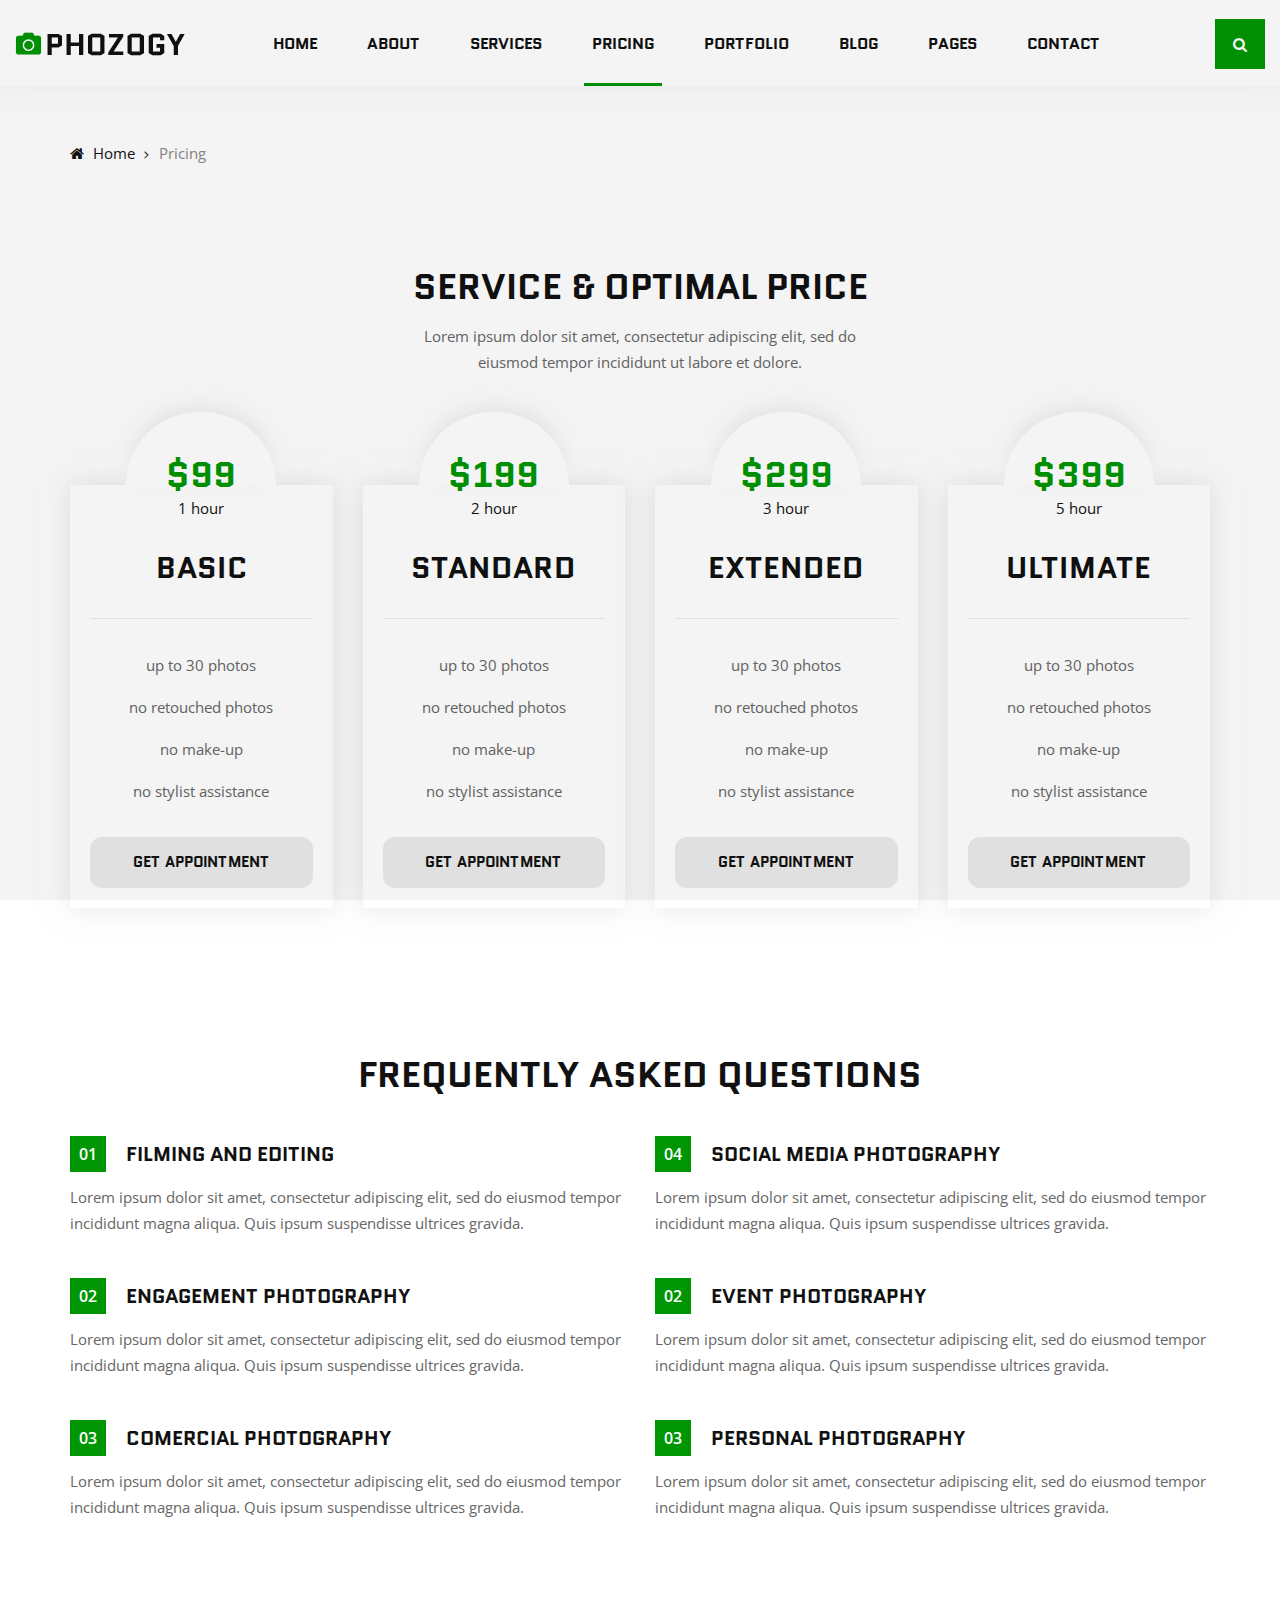
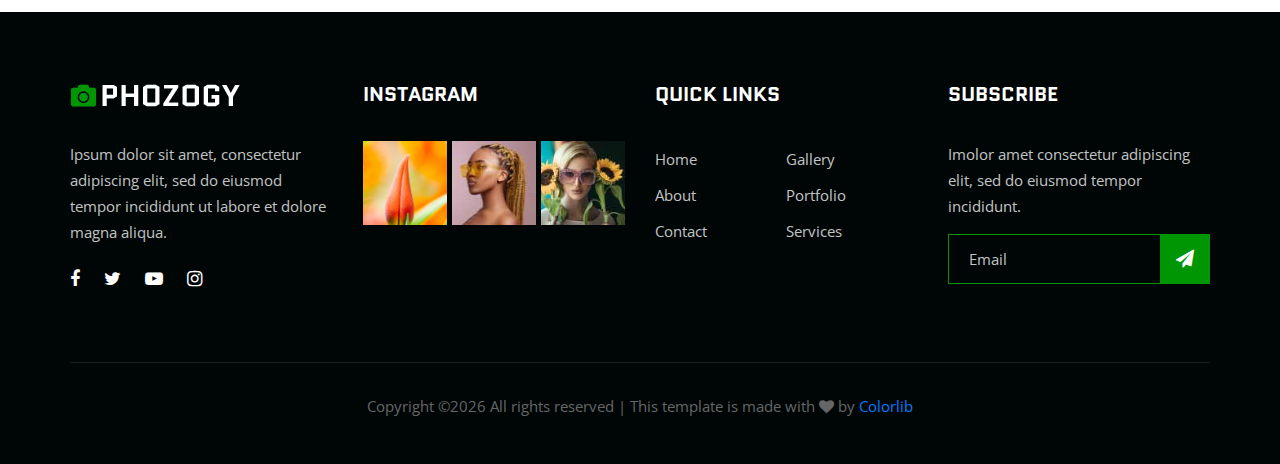
<file: pricing.html>
<!DOCTYPE html>
<html lang="zxx">

<head>
    <meta charset="UTF-8">
    <meta name="description" content="Phozogy Template">
    <meta name="keywords" content="Phozogy, unica, creative, html">
    <meta name="viewport" content="width=device-width, initial-scale=1.0">
    <meta http-equiv="X-UA-Compatible" content="ie=edge">
    <title>Phozogy | Template</title>

    <!-- Google Font -->
    <link href="https://fonts.googleapis.com/css?family=Quantico:400,700&display=swap" rel="stylesheet">
    <link href="https://fonts.googleapis.com/css?family=Open+Sans:400,600,700&display=swap" rel="stylesheet">

    <!-- Css Styles -->
    <link rel="stylesheet" href="css/bootstrap.min.css" type="text/css">
    <link rel="stylesheet" href="css/font-awesome.min.css" type="text/css">
    <link rel="stylesheet" href="css/elegant-icons.css" type="text/css">
    <link rel="stylesheet" href="css/owl.carousel.min.css" type="text/css">
    <link rel="stylesheet" href="css/magnific-popup.css" type="text/css">
    <link rel="stylesheet" href="css/slicknav.min.css" type="text/css">
    <link rel="stylesheet" href="css/style.css" type="text/css">
</head>

<body>
    <!-- Page Preloder -->
    <div id="preloder">
        <div class="loader"></div>
    </div>

    <!-- Header Section Begin -->
    <header class="header-section header-normal">
        <div class="container-fluid">
            <div class="row">
                <div class="col-lg-12">
                    <div class="logo">
                        <a href="./index.html">
                            <img src="img/logo.png" alt="">
                        </a>
                    </div>
                    <nav class="nav-menu mobile-menu">
                        <ul>
                            <li><a href="./index.html">Home</a></li>
                            <li><a href="./about.html">About</a></li>
                            <li><a href="./services.html">Services</a></li>
                            <li class="active"><a href="./pricing.html">Pricing</a></li>
                            <li><a href="./portfolio.html">Portfolio</a></li>
                            <li><a href="./blog.html">Blog</a></li>
                            <li><a href="#">Pages</a>
                                <ul class="dropdown">
                                    <li><a href="./gallery.html">Gallery</a></li>
                                    <li><a href="./portfolio-details.html">Portfolio Details</a></li>
                                    <li><a href="./blog-details.html">Blog Details</a></li>
                                </ul>
                            </li>
                            <li><a href="./contact.html">Contact</a></li>
                        </ul>
                    </nav>
                    <div class="top-search search-switch">
                        <i class="fa fa-search"></i>
                    </div>
                    <div id="mobile-menu-wrap"></div>
                </div>
            </div>
        </div>
    </header>
    <!-- Header End -->

    <!-- Breadcrumb Begin -->
    <div class="breadcrumb-option spad">
        <div class="container">
            <div class="row">
                <div class="col-lg-12">
                    <div class="bo-links">
                        <a href="./index.html"><i class="fa fa-home"></i> Home</a>
                        <span>Pricing</span>
                    </div>
                </div>
            </div>
        </div>
    </div>
    <!-- Breadcrumb End -->

    <!-- Pricing Section Begin -->
    <section class="pricing-section spad">
        <div class="container">
            <div class="row">
                <div class="col-lg-12 text-center">
                    <div class="section-title pricing-title">
                        <h2>service & optimal price</h2>
                        <p>Lorem ipsum dolor sit amet, consectetur adipiscing elit, sed do<br /> eiusmod tempor
                            incididunt ut labore et dolore.</p>
                    </div>
                </div>
            </div>
            <div class="row">
                <div class="col-lg-3 col-md-6">
                    <div class="pricing-item">
                        <div class="pi-price">
                            <h2>$99</h2>
                            <span>1 hour</span>
                        </div>
                        <div class="pi-title">
                            <h3>Basic</h3>
                        </div>
                        <div class="pi-text">
                            <ul>
                                <li>up to 30 photos</li>
                                <li>no retouched photos</li>
                                <li>no make-up</li>
                                <li>no stylist assistance</li>
                            </ul>
                            <a href="#" class="primary-btn">Get appointment</a>
                        </div>
                    </div>
                </div>
                <div class="col-lg-3 col-md-6">
                    <div class="pricing-item">
                        <div class="pi-price">
                            <h2>$199</h2>
                            <span>2 hour</span>
                        </div>
                        <div class="pi-title">
                            <h3>Standard</h3>
                        </div>
                        <div class="pi-text">
                            <ul>
                                <li>up to 30 photos</li>
                                <li>no retouched photos</li>
                                <li>no make-up</li>
                                <li>no stylist assistance</li>
                            </ul>
                            <a href="#" class="primary-btn">Get appointment</a>
                        </div>
                    </div>
                </div>
                <div class="col-lg-3 col-md-6">
                    <div class="pricing-item">
                        <div class="pi-price">
                            <h2>$299</h2>
                            <span>3 hour</span>
                        </div>
                        <div class="pi-title">
                            <h3>Extended</h3>
                        </div>
                        <div class="pi-text">
                            <ul>
                                <li>up to 30 photos</li>
                                <li>no retouched photos</li>
                                <li>no make-up</li>
                                <li>no stylist assistance</li>
                            </ul>
                            <a href="#" class="primary-btn">Get appointment</a>
                        </div>
                    </div>
                </div>
                <div class="col-lg-3 col-md-6">
                    <div class="pricing-item">
                        <div class="pi-price">
                            <h2>$399</h2>
                            <span>5 hour</span>
                        </div>
                        <div class="pi-title">
                            <h3>Ultimate</h3>
                        </div>
                        <div class="pi-text">
                            <ul>
                                <li>up to 30 photos</li>
                                <li>no retouched photos</li>
                                <li>no make-up</li>
                                <li>no stylist assistance</li>
                            </ul>
                            <a href="#" class="primary-btn">Get appointment</a>
                        </div>
                    </div>
                </div>
            </div>
        </div>
    </section>
    <!-- Pricing Section End -->

    <!-- Services Option Section Begin -->
    <section class="services-option">
        <div class="container">
            <div class="row">
                <div class="col-lg-12 text-center">
                    <div class="section-title">
                        <h2>frequently asked questions</h2>
                    </div>
                </div>
            </div>
            <div class="row">
                <div class="col-lg-6">
                    <div class="so-item">
                        <div class="so-title">
                            <div class="so-number">01</div>
                            <h5>Filming and Editing</h5>
                        </div>
                        <p>Lorem ipsum dolor sit amet, consectetur adipiscing elit, sed do eiusmod tempor incididunt
                            magna aliqua. Quis ipsum suspendisse ultrices gravida.</p>
                    </div>
                    <div class="so-item">
                        <div class="so-title">
                            <div class="so-number">02</div>
                            <h5>Engagement photography</h5>
                        </div>
                        <p>Lorem ipsum dolor sit amet, consectetur adipiscing elit, sed do eiusmod tempor incididunt
                            magna aliqua. Quis ipsum suspendisse ultrices gravida.</p>
                    </div>
                    <div class="so-item">
                        <div class="so-title">
                            <div class="so-number">03</div>
                            <h5>Comercial photography</h5>
                        </div>
                        <p>Lorem ipsum dolor sit amet, consectetur adipiscing elit, sed do eiusmod tempor incididunt
                            magna aliqua. Quis ipsum suspendisse ultrices gravida.</p>
                    </div>
                </div>
                <div class="col-lg-6">
                    <div class="so-item">
                        <div class="so-title">
                            <div class="so-number">04</div>
                            <h5>Social media photography</h5>
                        </div>
                        <p>Lorem ipsum dolor sit amet, consectetur adipiscing elit, sed do eiusmod tempor incididunt
                            magna aliqua. Quis ipsum suspendisse ultrices gravida.</p>
                    </div>
                    <div class="so-item">
                        <div class="so-title">
                            <div class="so-number">02</div>
                            <h5>Event Photography</h5>
                        </div>
                        <p>Lorem ipsum dolor sit amet, consectetur adipiscing elit, sed do eiusmod tempor incididunt
                            magna aliqua. Quis ipsum suspendisse ultrices gravida.</p>
                    </div>
                    <div class="so-item">
                        <div class="so-title">
                            <div class="so-number">03</div>
                            <h5>personal photography</h5>
                        </div>
                        <p>Lorem ipsum dolor sit amet, consectetur adipiscing elit, sed do eiusmod tempor incididunt
                            magna aliqua. Quis ipsum suspendisse ultrices gravida.</p>
                    </div>
                </div>
            </div>
        </div>
    </section>
    <!-- Services Option Section End -->

    <!-- Footer Section Begin -->
    <footer class="footer-section">
        <div class="container">
            <div class="row">
                <div class="col-lg-3 col-md-6 col-sm-6">
                    <div class="fs-about">
                        <div class="fa-logo">
                            <a href="#">
                                <img src="img/f-logo.png" alt="">
                            </a>
                        </div>
                        <p>Ipsum dolor sit amet, consectetur adipiscing elit, sed do eiusmod tempor incididunt ut labore
                            et dolore magna aliqua.</p>
                        <div class="fa-social">
                            <a href="#"><i class="fa fa-facebook"></i></a>
                            <a href="#"><i class="fa fa-twitter"></i></a>
                            <a href="#"><i class="fa fa-youtube-play"></i></a>
                            <a href="#"><i class="fa fa-instagram"></i></a>
                        </div>
                    </div>
                </div>
                <div class="col-lg-3 col-md-6 col-sm-6">
                    <div class="fs-widget">
                        <h5>Instagram</h5>
                        <div class="fw-instagram">
                            <img src="img/instagram/insta-1.jpg" alt="">
                            <img src="img/instagram/insta-2.jpg" alt="">
                            <img src="img/instagram/insta-3.jpg" alt="">
                        </div>
                    </div>
                </div>
                <div class="col-lg-3 col-md-6 col-sm-6">
                    <div class="fs-widget">
                        <h5>Quick links</h5>
                        <ul>
                            <li><a href="#">Home</a></li>
                            <li><a href="#">About</a></li>
                            <li><a href="#">Contact</a></li>
                        </ul>
                        <ul>
                            <li><a href="#">Gallery</a></li>
                            <li><a href="#">Portfolio</a></li>
                            <li><a href="#">Services</a></li>
                        </ul>
                    </div>
                </div>
                <div class="col-lg-3 col-md-6 col-sm-6">
                    <div class="fs-widget">
                        <h5>Subscribe</h5>
                        <p>Imolor amet consectetur adipiscing elit, sed do eiusmod tempor incididunt.</p>
                        <div class="fw-subscribe">
                            <form action="#">
                                <input type="text" placeholder="Email">
                                <button type="submit"><i class="fa fa-send"></i></button>
                            </form>
                        </div>
                    </div>
                </div>
                <div class="col-lg-12">
                    <div class="copyright-text">
                        <p><!-- Link back to Colorlib can't be removed. Template is licensed under CC BY 3.0. -->
  Copyright &copy;<script>document.write(new Date().getFullYear());</script> All rights reserved | This template is made with <i class="fa fa-heart" aria-hidden="true"></i> by <a href="https://colorlib.com" target="_blank">Colorlib</a>
  <!-- Link back to Colorlib can't be removed. Template is licensed under CC BY 3.0. --></p>
                    </div>
                </div>
            </div>
        </div>
    </footer>
    <!-- Footer Section End -->

    <!-- Search model Begin -->
    <div class="search-model">
        <div class="h-100 d-flex align-items-center justify-content-center">
            <div class="search-close-switch">+</div>
            <form class="search-model-form">
                <input type="text" id="search-input" placeholder="Search here.....">
            </form>
        </div>
    </div>
    <!-- Search model end -->

    <!-- Js Plugins -->
    <script src="js/jquery-3.3.1.min.js"></script>
    <script src="js/bootstrap.min.js"></script>
    <script src="js/jquery.magnific-popup.min.js"></script>
    <script src="js/isotope.pkgd.min.js"></script>
    <script src="js/masonry.pkgd.min.js"></script>
    <script src="js/jquery.slicknav.js"></script>
    <script src="js/owl.carousel.min.js"></script>
    <script src="js/main.js"></script>
</body>

</html>
</file>
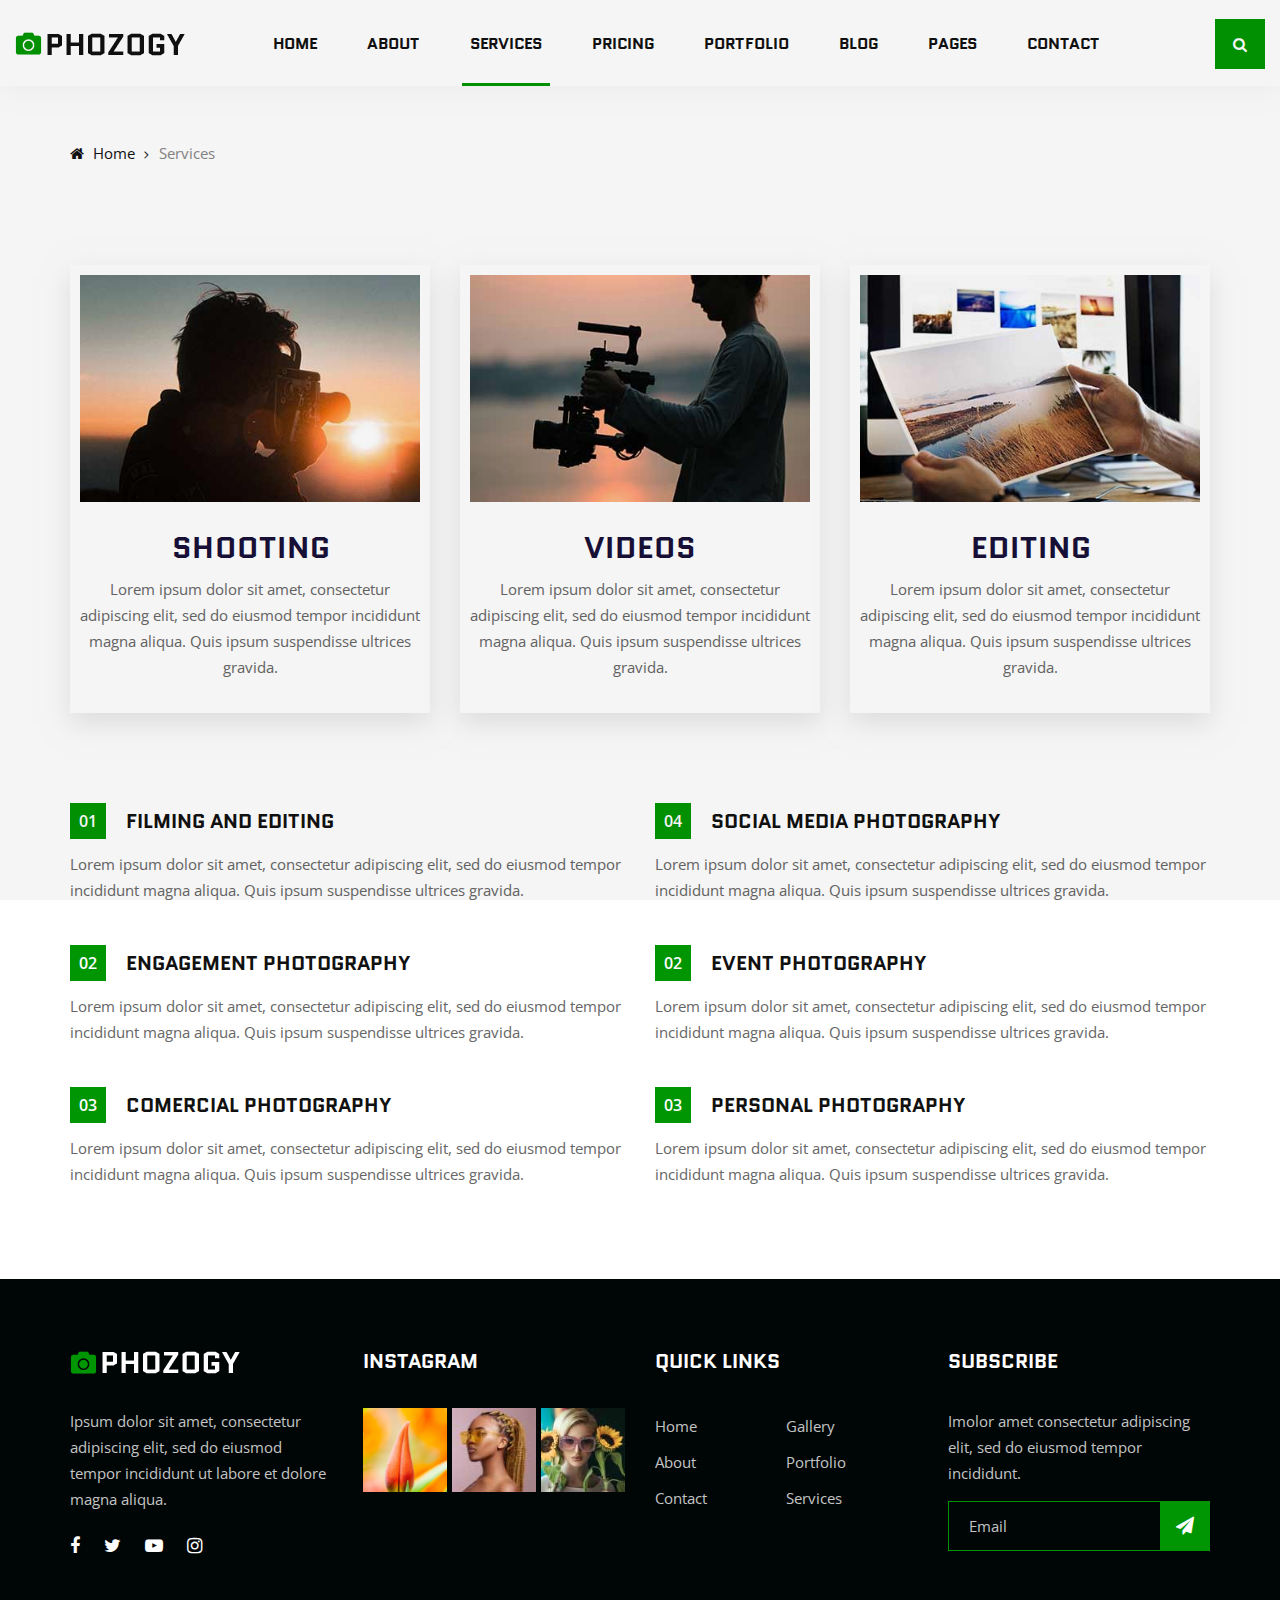
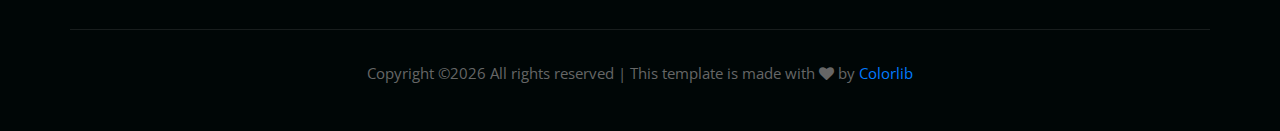
<file: services.html>
<!DOCTYPE html>
<html lang="zxx">

<head>
    <meta charset="UTF-8">
    <meta name="description" content="Phozogy Template">
    <meta name="keywords" content="Phozogy, unica, creative, html">
    <meta name="viewport" content="width=device-width, initial-scale=1.0">
    <meta http-equiv="X-UA-Compatible" content="ie=edge">
    <title>Phozogy | Template</title>

    <!-- Google Font -->
    <link href="https://fonts.googleapis.com/css?family=Quantico:400,700&display=swap" rel="stylesheet">
    <link href="https://fonts.googleapis.com/css?family=Open+Sans:400,600,700&display=swap" rel="stylesheet">

    <!-- Css Styles -->
    <link rel="stylesheet" href="css/bootstrap.min.css" type="text/css">
    <link rel="stylesheet" href="css/font-awesome.min.css" type="text/css">
    <link rel="stylesheet" href="css/elegant-icons.css" type="text/css">
    <link rel="stylesheet" href="css/owl.carousel.min.css" type="text/css">
    <link rel="stylesheet" href="css/magnific-popup.css" type="text/css">
    <link rel="stylesheet" href="css/slicknav.min.css" type="text/css">
    <link rel="stylesheet" href="css/style.css" type="text/css">
</head>

<body>
    <!-- Page Preloder -->
    <div id="preloder">
        <div class="loader"></div>
    </div>

    <!-- Header Section Begin -->
    <header class="header-section header-normal">
        <div class="container-fluid">
            <div class="row">
                <div class="col-lg-12">
                    <div class="logo">
                        <a href="./index.html">
                            <img src="img/logo.png" alt="">
                        </a>
                    </div>
                    <nav class="nav-menu mobile-menu">
                        <ul>
                            <li><a href="./index.html">Home</a></li>
                            <li><a href="./about.html">About</a></li>
                            <li class="active"><a href="./services.html">Services</a></li>
                            <li><a href="./pricing.html">Pricing</a></li>
                            <li><a href="./portfolio.html">Portfolio</a></li>
                            <li><a href="./blog.html">Blog</a></li>
                            <li><a href="#">Pages</a>
                                <ul class="dropdown">
                                    <li><a href="./gallery.html">Gallery</a></li>
                                    <li><a href="./portfolio-details.html">Portfolio Details</a></li>
                                    <li><a href="./blog-details.html">Blog Details</a></li>
                                </ul>
                            </li>
                            <li><a href="./contact.html">Contact</a></li>
                        </ul>
                    </nav>
                    <div class="top-search search-switch">
                        <i class="fa fa-search"></i>
                    </div>
                    <div id="mobile-menu-wrap"></div>
                </div>
            </div>
        </div>
    </header>
    <!-- Header End -->

    <!-- Breadcrumb Begin -->
    <div class="breadcrumb-option spad">
        <div class="container">
            <div class="row">
                <div class="col-lg-12">
                    <div class="bo-links">
                        <a href="./index.html"><i class="fa fa-home"></i> Home</a>
                        <span>Services</span>
                    </div>
                </div>
            </div>
        </div>
    </div>
    <!-- Breadcrumb End -->

    <!-- Services Section Begin -->
    <section class="services-section services-normal spad">
        <div class="container">
            <div class="row">
                <div class="col-lg-4 col-md-6 col-sm-6">
                    <div class="services-item">
                        <img src="img/services/service-1.jpg" alt="">
                        <h3>Shooting</h3>
                        <p>Lorem ipsum dolor sit amet, consectetur adipiscing elit, sed do eiusmod tempor incididunt
                            magna aliqua. Quis ipsum suspendisse ultrices gravida.</p>
                    </div>
                </div>
                <div class="col-lg-4 col-md-6 col-sm-6">
                    <div class="services-item">
                        <img src="img/services/service-2.jpg" alt="">
                        <h3>Videos</h3>
                        <p>Lorem ipsum dolor sit amet, consectetur adipiscing elit, sed do eiusmod tempor incididunt
                            magna aliqua. Quis ipsum suspendisse ultrices gravida.</p>
                    </div>
                </div>
                <div class="col-lg-4 col-md-6 col-sm-6">
                    <div class="services-item">
                        <img src="img/services/service-3.jpg" alt="">
                        <h3>Editing</h3>
                        <p>Lorem ipsum dolor sit amet, consectetur adipiscing elit, sed do eiusmod tempor incididunt
                            magna aliqua. Quis ipsum suspendisse ultrices gravida.</p>
                    </div>
                </div>
            </div>
        </div>
    </section>
    <!-- Services Section End -->

    <!-- Services Option Section Begin -->
    <section class="services-option">
        <div class="container">
            <div class="row">
                <div class="col-lg-6">
                    <div class="so-item">
                        <div class="so-title">
                            <div class="so-number">01</div>
                            <h5>Filming and Editing</h5>
                        </div>
                        <p>Lorem ipsum dolor sit amet, consectetur adipiscing elit, sed do eiusmod tempor incididunt
                            magna aliqua. Quis ipsum suspendisse ultrices gravida.</p>
                    </div>
                    <div class="so-item">
                        <div class="so-title">
                            <div class="so-number">02</div>
                            <h5>Engagement photography</h5>
                        </div>
                        <p>Lorem ipsum dolor sit amet, consectetur adipiscing elit, sed do eiusmod tempor incididunt
                            magna aliqua. Quis ipsum suspendisse ultrices gravida.</p>
                    </div>
                    <div class="so-item">
                        <div class="so-title">
                            <div class="so-number">03</div>
                            <h5>Comercial photography</h5>
                        </div>
                        <p>Lorem ipsum dolor sit amet, consectetur adipiscing elit, sed do eiusmod tempor incididunt
                            magna aliqua. Quis ipsum suspendisse ultrices gravida.</p>
                    </div>
                </div>
                <div class="col-lg-6">
                    <div class="so-item">
                        <div class="so-title">
                            <div class="so-number">04</div>
                            <h5>Social media photography</h5>
                        </div>
                        <p>Lorem ipsum dolor sit amet, consectetur adipiscing elit, sed do eiusmod tempor incididunt
                            magna aliqua. Quis ipsum suspendisse ultrices gravida.</p>
                    </div>
                    <div class="so-item">
                        <div class="so-title">
                            <div class="so-number">02</div>
                            <h5>Event Photography</h5>
                        </div>
                        <p>Lorem ipsum dolor sit amet, consectetur adipiscing elit, sed do eiusmod tempor incididunt
                            magna aliqua. Quis ipsum suspendisse ultrices gravida.</p>
                    </div>
                    <div class="so-item">
                        <div class="so-title">
                            <div class="so-number">03</div>
                            <h5>personal photography</h5>
                        </div>
                        <p>Lorem ipsum dolor sit amet, consectetur adipiscing elit, sed do eiusmod tempor incididunt
                            magna aliqua. Quis ipsum suspendisse ultrices gravida.</p>
                    </div>
                </div>
            </div>
        </div>
    </section>
    <!-- Services Option Section End -->

    <!-- Footer Section Begin -->
    <footer class="footer-section">
        <div class="container">
            <div class="row">
                <div class="col-lg-3 col-md-6 col-sm-6">
                    <div class="fs-about">
                        <div class="fa-logo">
                            <a href="#">
                                <img src="img/f-logo.png" alt="">
                            </a>
                        </div>
                        <p>Ipsum dolor sit amet, consectetur adipiscing elit, sed do eiusmod tempor incididunt ut labore
                            et dolore magna aliqua.</p>
                        <div class="fa-social">
                            <a href="#"><i class="fa fa-facebook"></i></a>
                            <a href="#"><i class="fa fa-twitter"></i></a>
                            <a href="#"><i class="fa fa-youtube-play"></i></a>
                            <a href="#"><i class="fa fa-instagram"></i></a>
                        </div>
                    </div>
                </div>
                <div class="col-lg-3 col-md-6 col-sm-6">
                    <div class="fs-widget">
                        <h5>Instagram</h5>
                        <div class="fw-instagram">
                            <img src="img/instagram/insta-1.jpg" alt="">
                            <img src="img/instagram/insta-2.jpg" alt="">
                            <img src="img/instagram/insta-3.jpg" alt="">
                        </div>
                    </div>
                </div>
                <div class="col-lg-3 col-md-6 col-sm-6">
                    <div class="fs-widget">
                        <h5>Quick links</h5>
                        <ul>
                            <li><a href="#">Home</a></li>
                            <li><a href="#">About</a></li>
                            <li><a href="#">Contact</a></li>
                        </ul>
                        <ul>
                            <li><a href="#">Gallery</a></li>
                            <li><a href="#">Portfolio</a></li>
                            <li><a href="#">Services</a></li>
                        </ul>
                    </div>
                </div>
                <div class="col-lg-3 col-md-6 col-sm-6">
                    <div class="fs-widget">
                        <h5>Subscribe</h5>
                        <p>Imolor amet consectetur adipiscing elit, sed do eiusmod tempor incididunt.</p>
                        <div class="fw-subscribe">
                            <form action="#">
                                <input type="text" placeholder="Email">
                                <button type="submit"><i class="fa fa-send"></i></button>
                            </form>
                        </div>
                    </div>
                </div>
                <div class="col-lg-12">
                    <div class="copyright-text">
                        <p><!-- Link back to Colorlib can't be removed. Template is licensed under CC BY 3.0. -->
  Copyright &copy;<script>document.write(new Date().getFullYear());</script> All rights reserved | This template is made with <i class="fa fa-heart" aria-hidden="true"></i> by <a href="https://colorlib.com" target="_blank">Colorlib</a>
  <!-- Link back to Colorlib can't be removed. Template is licensed under CC BY 3.0. --></p>
                    </div>
                </div>
            </div>
        </div>
    </footer>
    <!-- Footer Section End -->

    <!-- Search model Begin -->
    <div class="search-model">
        <div class="h-100 d-flex align-items-center justify-content-center">
            <div class="search-close-switch">+</div>
            <form class="search-model-form">
                <input type="text" id="search-input" placeholder="Search here.....">
            </form>
        </div>
    </div>
    <!-- Search model end -->

    <!-- Js Plugins -->
    <script src="js/jquery-3.3.1.min.js"></script>
    <script src="js/bootstrap.min.js"></script>
    <script src="js/jquery.magnific-popup.min.js"></script>
    <script src="js/isotope.pkgd.min.js"></script>
    <script src="js/masonry.pkgd.min.js"></script>
    <script src="js/jquery.slicknav.js"></script>
    <script src="js/owl.carousel.min.js"></script>
    <script src="js/main.js"></script>
</body>

</html>
</file>
<file: css/elegant-icons.css>
@font-face {
	font-family: 'ElegantIcons';
	src:url('../fonts/ElegantIcons.eot');
	src:url('../fonts/ElegantIcons.eot?#iefix') format('embedded-opentype'),
		url('../fonts/ElegantIcons.woff') format('woff'),
		url('../fonts/ElegantIcons.ttf') format('truetype'),
		url('../fonts/ElegantIcons.svg#ElegantIcons') format('svg');
	font-weight: normal;
	font-style: normal;
}

/* Use the following CSS code if you want to use data attributes for inserting your icons */
[data-icon]:before {
	font-family: 'ElegantIcons';
	content: attr(data-icon);
	speak: none;
	font-weight: normal;
	font-variant: normal;
	text-transform: none;
	line-height: 1;
	-webkit-font-smoothing: antialiased;
	-moz-osx-font-smoothing: grayscale;
}

/* Use the following CSS code if you want to have a class per icon */
/*
Instead of a list of all class selectors,
you can use the generic selector below, but it's slower:
[class*="your-class-prefix"] {
*/
.arrow_up, .arrow_down, .arrow_left, .arrow_right, .arrow_left-up, .arrow_right-up, .arrow_right-down, .arrow_left-down, .arrow-up-down, .arrow_up-down_alt, .arrow_left-right_alt, .arrow_left-right, .arrow_expand_alt2, .arrow_expand_alt, .arrow_condense, .arrow_expand, .arrow_move, .arrow_carrot-up, .arrow_carrot-down, .arrow_carrot-left, .arrow_carrot-right, .arrow_carrot-2up, .arrow_carrot-2down, .arrow_carrot-2left, .arrow_carrot-2right, .arrow_carrot-up_alt2, .arrow_carrot-down_alt2, .arrow_carrot-left_alt2, .arrow_carrot-right_alt2, .arrow_carrot-2up_alt2, .arrow_carrot-2down_alt2, .arrow_carrot-2left_alt2, .arrow_carrot-2right_alt2, .arrow_triangle-up, .arrow_triangle-down, .arrow_triangle-left, .arrow_triangle-right, .arrow_triangle-up_alt2, .arrow_triangle-down_alt2, .arrow_triangle-left_alt2, .arrow_triangle-right_alt2, .arrow_back, .icon_minus-06, .icon_plus, .icon_close, .icon_check, .icon_minus_alt2, .icon_plus_alt2, .icon_close_alt2, .icon_check_alt2, .icon_zoom-out_alt, .icon_zoom-in_alt, .icon_search, .icon_box-empty, .icon_box-selected, .icon_minus-box, .icon_plus-box, .icon_box-checked, .icon_circle-empty, .icon_circle-slelected, .icon_stop_alt2, .icon_stop, .icon_pause_alt2, .icon_pause, .icon_menu, .icon_menu-square_alt2, .icon_menu-circle_alt2, .icon_ul, .icon_ol, .icon_adjust-horiz, .icon_adjust-vert, .icon_document_alt, .icon_documents_alt, .icon_pencil, .icon_pencil-edit_alt, .icon_pencil-edit, .icon_folder-alt, .icon_folder-open_alt, .icon_folder-add_alt, .icon_info_alt, .icon_error-oct_alt, .icon_error-circle_alt, .icon_error-triangle_alt, .icon_question_alt2, .icon_question, .icon_comment_alt, .icon_chat_alt, .icon_vol-mute_alt, .icon_volume-low_alt, .icon_volume-high_alt, .icon_quotations, .icon_quotations_alt2, .icon_clock_alt, .icon_lock_alt, .icon_lock-open_alt, .icon_key_alt, .icon_cloud_alt, .icon_cloud-upload_alt, .icon_cloud-download_alt, .icon_image, .icon_images, .icon_lightbulb_alt, .icon_gift_alt, .icon_house_alt, .icon_genius, .icon_mobile, .icon_tablet, .icon_laptop, .icon_desktop, .icon_camera_alt, .icon_mail_alt, .icon_cone_alt, .icon_ribbon_alt, .icon_bag_alt, .icon_creditcard, .icon_cart_alt, .icon_paperclip, .icon_tag_alt, .icon_tags_alt, .icon_trash_alt, .icon_cursor_alt, .icon_mic_alt, .icon_compass_alt, .icon_pin_alt, .icon_pushpin_alt, .icon_map_alt, .icon_drawer_alt, .icon_toolbox_alt, .icon_book_alt, .icon_calendar, .icon_film, .icon_table, .icon_contacts_alt, .icon_headphones, .icon_lifesaver, .icon_piechart, .icon_refresh, .icon_link_alt, .icon_link, .icon_loading, .icon_blocked, .icon_archive_alt, .icon_heart_alt, .icon_star_alt, .icon_star-half_alt, .icon_star, .icon_star-half, .icon_tools, .icon_tool, .icon_cog, .icon_cogs, .arrow_up_alt, .arrow_down_alt, .arrow_left_alt, .arrow_right_alt, .arrow_left-up_alt, .arrow_right-up_alt, .arrow_right-down_alt, .arrow_left-down_alt, .arrow_condense_alt, .arrow_expand_alt3, .arrow_carrot_up_alt, .arrow_carrot-down_alt, .arrow_carrot-left_alt, .arrow_carrot-right_alt, .arrow_carrot-2up_alt, .arrow_carrot-2dwnn_alt, .arrow_carrot-2left_alt, .arrow_carrot-2right_alt, .arrow_triangle-up_alt, .arrow_triangle-down_alt, .arrow_triangle-left_alt, .arrow_triangle-right_alt, .icon_minus_alt, .icon_plus_alt, .icon_close_alt, .icon_check_alt, .icon_zoom-out, .icon_zoom-in, .icon_stop_alt, .icon_menu-square_alt, .icon_menu-circle_alt, .icon_document, .icon_documents, .icon_pencil_alt, .icon_folder, .icon_folder-open, .icon_folder-add, .icon_folder_upload, .icon_folder_download, .icon_info, .icon_error-circle, .icon_error-oct, .icon_error-triangle, .icon_question_alt, .icon_comment, .icon_chat, .icon_vol-mute, .icon_volume-low, .icon_volume-high, .icon_quotations_alt, .icon_clock, .icon_lock, .icon_lock-open, .icon_key, .icon_cloud, .icon_cloud-upload, .icon_cloud-download, .icon_lightbulb, .icon_gift, .icon_house, .icon_camera, .icon_mail, .icon_cone, .icon_ribbon, .icon_bag, .icon_cart, .icon_tag, .icon_tags, .icon_trash, .icon_cursor, .icon_mic, .icon_compass, .icon_pin, .icon_pushpin, .icon_map, .icon_drawer, .icon_toolbox, .icon_book, .icon_contacts, .icon_archive, .icon_heart, .icon_profile, .icon_group, .icon_grid-2x2, .icon_grid-3x3, .icon_music, .icon_pause_alt, .icon_phone, .icon_upload, .icon_download, .social_facebook, .social_twitter, .social_pinterest, .social_googleplus, .social_tumblr, .social_tumbleupon, .social_wordpress, .social_instagram, .social_dribbble, .social_vimeo, .social_linkedin, .social_rss, .social_deviantart, .social_share, .social_myspace, .social_skype, .social_youtube, .social_picassa, .social_googledrive, .social_flickr, .social_blogger, .social_spotify, .social_delicious, .social_facebook_circle, .social_twitter_circle, .social_pinterest_circle, .social_googleplus_circle, .social_tumblr_circle, .social_stumbleupon_circle, .social_wordpress_circle, .social_instagram_circle, .social_dribbble_circle, .social_vimeo_circle, .social_linkedin_circle, .social_rss_circle, .social_deviantart_circle, .social_share_circle, .social_myspace_circle, .social_skype_circle, .social_youtube_circle, .social_picassa_circle, .social_googledrive_alt2, .social_flickr_circle, .social_blogger_circle, .social_spotify_circle, .social_delicious_circle, .social_facebook_square, .social_twitter_square, .social_pinterest_square, .social_googleplus_square, .social_tumblr_square, .social_stumbleupon_square, .social_wordpress_square, .social_instagram_square, .social_dribbble_square, .social_vimeo_square, .social_linkedin_square, .social_rss_square, .social_deviantart_square, .social_share_square, .social_myspace_square, .social_skype_square, .social_youtube_square, .social_picassa_square, .social_googledrive_square, .social_flickr_square, .social_blogger_square, .social_spotify_square, .social_delicious_square, .icon_printer, .icon_calulator, .icon_building, .icon_floppy, .icon_drive, .icon_search-2, .icon_id, .icon_id-2, .icon_puzzle, .icon_like, .icon_dislike, .icon_mug, .icon_currency, .icon_wallet, .icon_pens, .icon_easel, .icon_flowchart, .icon_datareport, .icon_briefcase, .icon_shield, .icon_percent, .icon_globe, .icon_globe-2, .icon_target, .icon_hourglass, .icon_balance, .icon_rook, .icon_printer-alt, .icon_calculator_alt, .icon_building_alt, .icon_floppy_alt, .icon_drive_alt, .icon_search_alt, .icon_id_alt, .icon_id-2_alt, .icon_puzzle_alt, .icon_like_alt, .icon_dislike_alt, .icon_mug_alt, .icon_currency_alt, .icon_wallet_alt, .icon_pens_alt, .icon_easel_alt, .icon_flowchart_alt, .icon_datareport_alt, .icon_briefcase_alt, .icon_shield_alt, .icon_percent_alt, .icon_globe_alt, .icon_clipboard {
	font-family: 'ElegantIcons';
	speak: none;
	font-style: normal;
	font-weight: normal;
	font-variant: normal;
	text-transform: none;
	line-height: 1;
	-webkit-font-smoothing: antialiased;
}
.arrow_up:before {
	content: "\21";
}
.arrow_down:before {
	content: "\22";
}
.arrow_left:before {
	content: "\23";
}
.arrow_right:before {
	content: "\24";
}
.arrow_left-up:before {
	content: "\25";
}
.arrow_right-up:before {
	content: "\26";
}
.arrow_right-down:before {
	content: "\27";
}
.arrow_left-down:before {
	content: "\28";
}
.arrow-up-down:before {
	content: "\29";
}
.arrow_up-down_alt:before {
	content: "\2a";
}
.arrow_left-right_alt:before {
	content: "\2b";
}
.arrow_left-right:before {
	content: "\2c";
}
.arrow_expand_alt2:before {
	content: "\2d";
}
.arrow_expand_alt:before {
	content: "\2e";
}
.arrow_condense:before {
	content: "\2f";
}
.arrow_expand:before {
	content: "\30";
}
.arrow_move:before {
	content: "\31";
}
.arrow_carrot-up:before {
	content: "\32";
}
.arrow_carrot-down:before {
	content: "\33";
}
.arrow_carrot-left:before {
	content: "\34";
}
.arrow_carrot-right:before {
	content: "\35";
}
.arrow_carrot-2up:before {
	content: "\36";
}
.arrow_carrot-2down:before {
	content: "\37";
}
.arrow_carrot-2left:before {
	content: "\38";
}
.arrow_carrot-2right:before {
	content: "\39";
}
.arrow_carrot-up_alt2:before {
	content: "\3a";
}
.arrow_carrot-down_alt2:before {
	content: "\3b";
}
.arrow_carrot-left_alt2:before {
	content: "\3c";
}
.arrow_carrot-right_alt2:before {
	content: "\3d";
}
.arrow_carrot-2up_alt2:before {
	content: "\3e";
}
.arrow_carrot-2down_alt2:before {
	content: "\3f";
}
.arrow_carrot-2left_alt2:before {
	content: "\40";
}
.arrow_carrot-2right_alt2:before {
	content: "\41";
}
.arrow_triangle-up:before {
	content: "\42";
}
.arrow_triangle-down:before {
	content: "\43";
}
.arrow_triangle-left:before {
	content: "\44";
}
.arrow_triangle-right:before {
	content: "\45";
}
.arrow_triangle-up_alt2:before {
	content: "\46";
}
.arrow_triangle-down_alt2:before {
	content: "\47";
}
.arrow_triangle-left_alt2:before {
	content: "\48";
}
.arrow_triangle-right_alt2:before {
	content: "\49";
}
.arrow_back:before {
	content: "\4a";
}
.icon_minus-06:before {
	content: "\4b";
}
.icon_plus:before {
	content: "\4c";
}
.icon_close:before {
	content: "\4d";
}
.icon_check:before {
	content: "\4e";
}
.icon_minus_alt2:before {
	content: "\4f";
}
.icon_plus_alt2:before {
	content: "\50";
}
.icon_close_alt2:before {
	content: "\51";
}
.icon_check_alt2:before {
	content: "\52";
}
.icon_zoom-out_alt:before {
	content: "\53";
}
.icon_zoom-in_alt:before {
	content: "\54";
}
.icon_search:before {
	content: "\55";
}
.icon_box-empty:before {
	content: "\56";
}
.icon_box-selected:before {
	content: "\57";
}
.icon_minus-box:before {
	content: "\58";
}
.icon_plus-box:before {
	content: "\59";
}
.icon_box-checked:before {
	content: "\5a";
}
.icon_circle-empty:before {
	content: "\5b";
}
.icon_circle-slelected:before {
	content: "\5c";
}
.icon_stop_alt2:before {
	content: "\5d";
}
.icon_stop:before {
	content: "\5e";
}
.icon_pause_alt2:before {
	content: "\5f";
}
.icon_pause:before {
	content: "\60";
}
.icon_menu:before {
	content: "\61";
}
.icon_menu-square_alt2:before {
	content: "\62";
}
.icon_menu-circle_alt2:before {
	content: "\63";
}
.icon_ul:before {
	content: "\64";
}
.icon_ol:before {
	content: "\65";
}
.icon_adjust-horiz:before {
	content: "\66";
}
.icon_adjust-vert:before {
	content: "\67";
}
.icon_document_alt:before {
	content: "\68";
}
.icon_documents_alt:before {
	content: "\69";
}
.icon_pencil:before {
	content: "\6a";
}
.icon_pencil-edit_alt:before {
	content: "\6b";
}
.icon_pencil-edit:before {
	content: "\6c";
}
.icon_folder-alt:before {
	content: "\6d";
}
.icon_folder-open_alt:before {
	content: "\6e";
}
.icon_folder-add_alt:before {
	content: "\6f";
}
.icon_info_alt:before {
	content: "\70";
}
.icon_error-oct_alt:before {
	content: "\71";
}
.icon_error-circle_alt:before {
	content: "\72";
}
.icon_error-triangle_alt:before {
	content: "\73";
}
.icon_question_alt2:before {
	content: "\74";
}
.icon_question:before {
	content: "\75";
}
.icon_comment_alt:before {
	content: "\76";
}
.icon_chat_alt:before {
	content: "\77";
}
.icon_vol-mute_alt:before {
	content: "\78";
}
.icon_volume-low_alt:before {
	content: "\79";
}
.icon_volume-high_alt:before {
	content: "\7a";
}
.icon_quotations:before {
	content: "\7b";
}
.icon_quotations_alt2:before {
	content: "\7c";
}
.icon_clock_alt:before {
	content: "\7d";
}
.icon_lock_alt:before {
	content: "\7e";
}
.icon_lock-open_alt:before {
	content: "\e000";
}
.icon_key_alt:before {
	content: "\e001";
}
.icon_cloud_alt:before {
	content: "\e002";
}
.icon_cloud-upload_alt:before {
	content: "\e003";
}
.icon_cloud-download_alt:before {
	content: "\e004";
}
.icon_image:before {
	content: "\e005";
}
.icon_images:before {
	content: "\e006";
}
.icon_lightbulb_alt:before {
	content: "\e007";
}
.icon_gift_alt:before {
	content: "\e008";
}
.icon_house_alt:before {
	content: "\e009";
}
.icon_genius:before {
	content: "\e00a";
}
.icon_mobile:before {
	content: "\e00b";
}
.icon_tablet:before {
	content: "\e00c";
}
.icon_laptop:before {
	content: "\e00d";
}
.icon_desktop:before {
	content: "\e00e";
}
.icon_camera_alt:before {
	content: "\e00f";
}
.icon_mail_alt:before {
	content: "\e010";
}
.icon_cone_alt:before {
	content: "\e011";
}
.icon_ribbon_alt:before {
	content: "\e012";
}
.icon_bag_alt:before {
	content: "\e013";
}
.icon_creditcard:before {
	content: "\e014";
}
.icon_cart_alt:before {
	content: "\e015";
}
.icon_paperclip:before {
	content: "\e016";
}
.icon_tag_alt:before {
	content: "\e017";
}
.icon_tags_alt:before {
	content: "\e018";
}
.icon_trash_alt:before {
	content: "\e019";
}
.icon_cursor_alt:before {
	content: "\e01a";
}
.icon_mic_alt:before {
	content: "\e01b";
}
.icon_compass_alt:before {
	content: "\e01c";
}
.icon_pin_alt:before {
	content: "\e01d";
}
.icon_pushpin_alt:before {
	content: "\e01e";
}
.icon_map_alt:before {
	content: "\e01f";
}
.icon_drawer_alt:before {
	content: "\e020";
}
.icon_toolbox_alt:before {
	content: "\e021";
}
.icon_book_alt:before {
	content: "\e022";
}
.icon_calendar:before {
	content: "\e023";
}
.icon_film:before {
	content: "\e024";
}
.icon_table:before {
	content: "\e025";
}
.icon_contacts_alt:before {
	content: "\e026";
}
.icon_headphones:before {
	content: "\e027";
}
.icon_lifesaver:before {
	content: "\e028";
}
.icon_piechart:before {
	content: "\e029";
}
.icon_refresh:before {
	content: "\e02a";
}
.icon_link_alt:before {
	content: "\e02b";
}
.icon_link:before {
	content: "\e02c";
}
.icon_loading:before {
	content: "\e02d";
}
.icon_blocked:before {
	content: "\e02e";
}
.icon_archive_alt:before {
	content: "\e02f";
}
.icon_heart_alt:before {
	content: "\e030";
}
.icon_star_alt:before {
	content: "\e031";
}
.icon_star-half_alt:before {
	content: "\e032";
}
.icon_star:before {
	content: "\e033";
}
.icon_star-half:before {
	content: "\e034";
}
.icon_tools:before {
	content: "\e035";
}
.icon_tool:before {
	content: "\e036";
}
.icon_cog:before {
	content: "\e037";
}
.icon_cogs:before {
	content: "\e038";
}
.arrow_up_alt:before {
	content: "\e039";
}
.arrow_down_alt:before {
	content: "\e03a";
}
.arrow_left_alt:before {
	content: "\e03b";
}
.arrow_right_alt:before {
	content: "\e03c";
}
.arrow_left-up_alt:before {
	content: "\e03d";
}
.arrow_right-up_alt:before {
	content: "\e03e";
}
.arrow_right-down_alt:before {
	content: "\e03f";
}
.arrow_left-down_alt:before {
	content: "\e040";
}
.arrow_condense_alt:before {
	content: "\e041";
}
.arrow_expand_alt3:before {
	content: "\e042";
}
.arrow_carrot_up_alt:before {
	content: "\e043";
}
.arrow_carrot-down_alt:before {
	content: "\e044";
}
.arrow_carrot-left_alt:before {
	content: "\e045";
}
.arrow_carrot-right_alt:before {
	content: "\e046";
}
.arrow_carrot-2up_alt:before {
	content: "\e047";
}
.arrow_carrot-2dwnn_alt:before {
	content: "\e048";
}
.arrow_carrot-2left_alt:before {
	content: "\e049";
}
.arrow_carrot-2right_alt:before {
	content: "\e04a";
}
.arrow_triangle-up_alt:before {
	content: "\e04b";
}
.arrow_triangle-down_alt:before {
	content: "\e04c";
}
.arrow_triangle-left_alt:before {
	content: "\e04d";
}
.arrow_triangle-right_alt:before {
	content: "\e04e";
}
.icon_minus_alt:before {
	content: "\e04f";
}
.icon_plus_alt:before {
	content: "\e050";
}
.icon_close_alt:before {
	content: "\e051";
}
.icon_check_alt:before {
	content: "\e052";
}
.icon_zoom-out:before {
	content: "\e053";
}
.icon_zoom-in:before {
	content: "\e054";
}
.icon_stop_alt:before {
	content: "\e055";
}
.icon_menu-square_alt:before {
	content: "\e056";
}
.icon_menu-circle_alt:before {
	content: "\e057";
}
.icon_document:before {
	content: "\e058";
}
.icon_documents:before {
	content: "\e059";
}
.icon_pencil_alt:before {
	content: "\e05a";
}
.icon_folder:before {
	content: "\e05b";
}
.icon_folder-open:before {
	content: "\e05c";
}
.icon_folder-add:before {
	content: "\e05d";
}
.icon_folder_upload:before {
	content: "\e05e";
}
.icon_folder_download:before {
	content: "\e05f";
}
.icon_info:before {
	content: "\e060";
}
.icon_error-circle:before {
	content: "\e061";
}
.icon_error-oct:before {
	content: "\e062";
}
.icon_error-triangle:before {
	content: "\e063";
}
.icon_question_alt:before {
	content: "\e064";
}
.icon_comment:before {
	content: "\e065";
}
.icon_chat:before {
	content: "\e066";
}
.icon_vol-mute:before {
	content: "\e067";
}
.icon_volume-low:before {
	content: "\e068";
}
.icon_volume-high:before {
	content: "\e069";
}
.icon_quotations_alt:before {
	content: "\e06a";
}
.icon_clock:before {
	content: "\e06b";
}
.icon_lock:before {
	content: "\e06c";
}
.icon_lock-open:before {
	content: "\e06d";
}
.icon_key:before {
	content: "\e06e";
}
.icon_cloud:before {
	content: "\e06f";
}
.icon_cloud-upload:before {
	content: "\e070";
}
.icon_cloud-download:before {
	content: "\e071";
}
.icon_lightbulb:before {
	content: "\e072";
}
.icon_gift:before {
	content: "\e073";
}
.icon_house:before {
	content: "\e074";
}
.icon_camera:before {
	content: "\e075";
}
.icon_mail:before {
	content: "\e076";
}
.icon_cone:before {
	content: "\e077";
}
.icon_ribbon:before {
	content: "\e078";
}
.icon_bag:before {
	content: "\e079";
}
.icon_cart:before {
	content: "\e07a";
}
.icon_tag:before {
	content: "\e07b";
}
.icon_tags:before {
	content: "\e07c";
}
.icon_trash:before {
	content: "\e07d";
}
.icon_cursor:before {
	content: "\e07e";
}
.icon_mic:before {
	content: "\e07f";
}
.icon_compass:before {
	content: "\e080";
}
.icon_pin:before {
	content: "\e081";
}
.icon_pushpin:before {
	content: "\e082";
}
.icon_map:before {
	content: "\e083";
}
.icon_drawer:before {
	content: "\e084";
}
.icon_toolbox:before {
	content: "\e085";
}
.icon_book:before {
	content: "\e086";
}
.icon_contacts:before {
	content: "\e087";
}
.icon_archive:before {
	content: "\e088";
}
.icon_heart:before {
	content: "\e089";
}
.icon_profile:before {
	content: "\e08a";
}
.icon_group:before {
	content: "\e08b";
}
.icon_grid-2x2:before {
	content: "\e08c";
}
.icon_grid-3x3:before {
	content: "\e08d";
}
.icon_music:before {
	content: "\e08e";
}
.icon_pause_alt:before {
	content: "\e08f";
}
.icon_phone:before {
	content: "\e090";
}
.icon_upload:before {
	content: "\e091";
}
.icon_download:before {
	content: "\e092";
}
.social_facebook:before {
	content: "\e093";
}
.social_twitter:before {
	content: "\e094";
}
.social_pinterest:before {
	content: "\e095";
}
.social_googleplus:before {
	content: "\e096";
}
.social_tumblr:before {
	content: "\e097";
}
.social_tumbleupon:before {
	content: "\e098";
}
.social_wordpress:before {
	content: "\e099";
}
.social_instagram:before {
	content: "\e09a";
}
.social_dribbble:before {
	content: "\e09b";
}
.social_vimeo:before {
	content: "\e09c";
}
.social_linkedin:before {
	content: "\e09d";
}
.social_rss:before {
	content: "\e09e";
}
.social_deviantart:before {
	content: "\e09f";
}
.social_share:before {
	content: "\e0a0";
}
.social_myspace:before {
	content: "\e0a1";
}
.social_skype:before {
	content: "\e0a2";
}
.social_youtube:before {
	content: "\e0a3";
}
.social_picassa:before {
	content: "\e0a4";
}
.social_googledrive:before {
	content: "\e0a5";
}
.social_flickr:before {
	content: "\e0a6";
}
.social_blogger:before {
	content: "\e0a7";
}
.social_spotify:before {
	content: "\e0a8";
}
.social_delicious:before {
	content: "\e0a9";
}
.social_facebook_circle:before {
	content: "\e0aa";
}
.social_twitter_circle:before {
	content: "\e0ab";
}
.social_pinterest_circle:before {
	content: "\e0ac";
}
.social_googleplus_circle:before {
	content: "\e0ad";
}
.social_tumblr_circle:before {
	content: "\e0ae";
}
.social_stumbleupon_circle:before {
	content: "\e0af";
}
.social_wordpress_circle:before {
	content: "\e0b0";
}
.social_instagram_circle:before {
	content: "\e0b1";
}
.social_dribbble_circle:before {
	content: "\e0b2";
}
.social_vimeo_circle:before {
	content: "\e0b3";
}
.social_linkedin_circle:before {
	content: "\e0b4";
}
.social_rss_circle:before {
	content: "\e0b5";
}
.social_deviantart_circle:before {
	content: "\e0b6";
}
.social_share_circle:before {
	content: "\e0b7";
}
.social_myspace_circle:before {
	content: "\e0b8";
}
.social_skype_circle:before {
	content: "\e0b9";
}
.social_youtube_circle:before {
	content: "\e0ba";
}
.social_picassa_circle:before {
	content: "\e0bb";
}
.social_googledrive_alt2:before {
	content: "\e0bc";
}
.social_flickr_circle:before {
	content: "\e0bd";
}
.social_blogger_circle:before {
	content: "\e0be";
}
.social_spotify_circle:before {
	content: "\e0bf";
}
.social_delicious_circle:before {
	content: "\e0c0";
}
.social_facebook_square:before {
	content: "\e0c1";
}
.social_twitter_square:before {
	content: "\e0c2";
}
.social_pinterest_square:before {
	content: "\e0c3";
}
.social_googleplus_square:before {
	content: "\e0c4";
}
.social_tumblr_square:before {
	content: "\e0c5";
}
.social_stumbleupon_square:before {
	content: "\e0c6";
}
.social_wordpress_square:before {
	content: "\e0c7";
}
.social_instagram_square:before {
	content: "\e0c8";
}
.social_dribbble_square:before {
	content: "\e0c9";
}
.social_vimeo_square:before {
	content: "\e0ca";
}
.social_linkedin_square:before {
	content: "\e0cb";
}
.social_rss_square:before {
	content: "\e0cc";
}
.social_deviantart_square:before {
	content: "\e0cd";
}
.social_share_square:before {
	content: "\e0ce";
}
.social_myspace_square:before {
	content: "\e0cf";
}
.social_skype_square:before {
	content: "\e0d0";
}
.social_youtube_square:before {
	content: "\e0d1";
}
.social_picassa_square:before {
	content: "\e0d2";
}
.social_googledrive_square:before {
	content: "\e0d3";
}
.social_flickr_square:before {
	content: "\e0d4";
}
.social_blogger_square:before {
	content: "\e0d5";
}
.social_spotify_square:before {
	content: "\e0d6";
}
.social_delicious_square:before {
	content: "\e0d7";
}
.icon_printer:before {
	content: "\e103";
}
.icon_calulator:before {
	content: "\e0ee";
}
.icon_building:before {
	content: "\e0ef";
}
.icon_floppy:before {
	content: "\e0e8";
}
.icon_drive:before {
	content: "\e0ea";
}
.icon_search-2:before {
	content: "\e101";
}
.icon_id:before {
	content: "\e107";
}
.icon_id-2:before {
	content: "\e108";
}
.icon_puzzle:before {
	content: "\e102";
}
.icon_like:before {
	content: "\e106";
}
.icon_dislike:before {
	content: "\e0eb";
}
.icon_mug:before {
	content: "\e105";
}
.icon_currency:before {
	content: "\e0ed";
}
.icon_wallet:before {
	content: "\e100";
}
.icon_pens:before {
	content: "\e104";
}
.icon_easel:before {
	content: "\e0e9";
}
.icon_flowchart:before {
	content: "\e109";
}
.icon_datareport:before {
	content: "\e0ec";
}
.icon_briefcase:before {
	content: "\e0fe";
}
.icon_shield:before {
	content: "\e0f6";
}
.icon_percent:before {
	content: "\e0fb";
}
.icon_globe:before {
	content: "\e0e2";
}
.icon_globe-2:before {
	content: "\e0e3";
}
.icon_target:before {
	content: "\e0f5";
}
.icon_hourglass:before {
	content: "\e0e1";
}
.icon_balance:before {
	content: "\e0ff";
}
.icon_rook:before {
	content: "\e0f8";
}
.icon_printer-alt:before {
	content: "\e0fa";
}
.icon_calculator_alt:before {
	content: "\e0e7";
}
.icon_building_alt:before {
	content: "\e0fd";
}
.icon_floppy_alt:before {
	content: "\e0e4";
}
.icon_drive_alt:before {
	content: "\e0e5";
}
.icon_search_alt:before {
	content: "\e0f7";
}
.icon_id_alt:before {
	content: "\e0e0";
}
.icon_id-2_alt:before {
	content: "\e0fc";
}
.icon_puzzle_alt:before {
	content: "\e0f9";
}
.icon_like_alt:before {
	content: "\e0dd";
}
.icon_dislike_alt:before {
	content: "\e0f1";
}
.icon_mug_alt:before {
	content: "\e0dc";
}
.icon_currency_alt:before {
	content: "\e0f3";
}
.icon_wallet_alt:before {
	content: "\e0d8";
}
.icon_pens_alt:before {
	content: "\e0db";
}
.icon_easel_alt:before {
	content: "\e0f0";
}
.icon_flowchart_alt:before {
	content: "\e0df";
}
.icon_datareport_alt:before {
	content: "\e0f2";
}
.icon_briefcase_alt:before {
	content: "\e0f4";
}
.icon_shield_alt:before {
	content: "\e0d9";
}
.icon_percent_alt:before {
	content: "\e0da";
}
.icon_globe_alt:before {
	content: "\e0de";
}
.icon_clipboard:before {
	content: "\e0e6";
}


	.glyph {
		float: left;
		text-align: center;
		padding: .75em;
		margin: .4em 1.5em .75em 0;
		width: 6em;
text-shadow: none;
	}
        .glyph_big {
        font-size: 128px;
        color: #59c5dc;
        float: left;
        margin-right: 20px;
        }

        .glyph div { padding-bottom: 10px;}

	.glyph input {
		font-family: consolas, monospace;
		font-size: 12px;
		width: 100%;
		text-align: center;
		border: 0;
		box-shadow: 0 0 0 1px #ccc;
		padding: .2em;
                -moz-border-radius: 5px;
                -webkit-border-radius: 5px;
	}
	.centered {
		margin-left: auto;
		margin-right: auto;
	}
	.glyph .fs1 {
		font-size: 2em;
	}
</file>
<file: css/style.css>
/******************************************************************
  Template Name: Phozogy
  Description:  Phozogy photography HTML Template
  Author: Colorlib
  Author URI: https://colorlib.com
  Version: 1.0
  Created: Colorlib
******************************************************************/

/*------------------------------------------------------------------
[Table of contents]

1.  Template default CSS
	1.1	Variables
	1.2	Mixins
	1.3	Flexbox
	1.4	Reset
2.  Helper Css
3.  Header Section
4.  Hero Section
5.  Service Section
6.  Categories Section
7.  Portfolio Section
8.  Trainer Section
9.  Contact
10.  Footer Style

-------------------------------------------------------------------*/

/*----------------------------------------*/

/* Template default CSS
/*----------------------------------------*/

html,
body {
	height: 100%;
	font-family: "Open Sans", sans-serif;
	-webkit-font-smoothing: antialiased;
	font-smoothing: antialiased;
}

h1,
h2,
h3,
h4,
h5,
h6 {
	margin: 0;
	color: #111111;
	font-weight: 400;
	font-family: "Quantico", sans-serif;
}

h1 {
	font-size: 70px;
}

h2 {
	font-size: 36px;
}

h3 {
	font-size: 30px;
}

h4 {
	font-size: 24px;
}

h5 {
	font-size: 18px;
}

h6 {
	font-size: 16px;
}

p {
	font-size: 15px;
	font-family: "Open Sans", sans-serif;
	color: #666666;
	font-weight: 400;
	line-height: 26px;
	margin: 0 0 15px 0;
}

img {
	max-width: 100%;
}

input:focus,
select:focus,
button:focus,
textarea:focus {
	outline: none;
}

a:hover,
a:focus {
	text-decoration: none;
	outline: none;
	color: #fff;
}

ul,
ol {
	padding: 0;
	margin: 0;
}

/*---------------------
  Helper CSS
-----------------------*/

.section-title {
	margin-bottom: 40px;
}

.section-title h2 {
	color: #111111;
	font-weight: 700;
	text-transform: uppercase;
	margin-bottom: 15px;
}

.section-title p {
	color: #666666;
}

.set-bg {
	background-repeat: no-repeat;
	background-size: cover;
	background-position: top center;
}

.spad {
	padding-top: 100px;
	padding-bottom: 100px;
}

.spad-2 {
	padding-top: 50px;
	padding-bottom: 70px;
}

.text-white h1,
.text-white h2,
.text-white h3,
.text-white h4,
.text-white h5,
.text-white h6,
.text-white p,
.text-white span,
.text-white li,
.text-white a {
	color: #fff;
}

/* buttons */

.primary-btn {
	display: inline-block;
	font-size: 16px;
	padding: 14px 30px;
	color: #000;
	 border-radius: 12px;
	 background:#ffffff;
	text-transform: uppercase;
	font-weight: 700;
	font-family: "Quantico", sans-serif;
}
.primary-btn:hover{
	background-color: #000;
	color: #ffffff;
}
.site-btn {
	font-size: 15px;
	color: #ffffff;
	font-weight: 700;
	text-transform: uppercase;
	letter-spacing: 2px;
	font-family: "Quantico", sans-serif;
	display: inline-block;
	padding: 14px 30px 12px;
	background: #009603;
	border: none;
}

/* Preloder */

#preloder {
	position: fixed;
	width: 100%;
	height: 100%;
	top: 0;
	left: 0;
	z-index: 999999;
	background: #000;
}

.loader {
	width: 40px;
	height: 40px;
	position: absolute;
	top: 50%;
	left: 50%;
	margin-top: -13px;
	margin-left: -13px;
	border-radius: 60px;
	animation: loader 0.8s linear infinite;
	-webkit-animation: loader 0.8s linear infinite;
}

@keyframes loader {
	0% {
		-webkit-transform: rotate(0deg);
		transform: rotate(0deg);
		border: 4px solid #f44336;
		border-left-color: transparent;
	}
	50% {
		-webkit-transform: rotate(180deg);
		transform: rotate(180deg);
		border: 4px solid #673ab7;
		border-left-color: transparent;
	}
	100% {
		-webkit-transform: rotate(360deg);
		transform: rotate(360deg);
		border: 4px solid #f44336;
		border-left-color: transparent;
	}
}

@-webkit-keyframes loader {
	0% {
		-webkit-transform: rotate(0deg);
		border: 4px solid #f44336;
		border-left-color: transparent;
	}
	50% {
		-webkit-transform: rotate(180deg);
		border: 4px solid #673ab7;
		border-left-color: transparent;
	}
	100% {
		-webkit-transform: rotate(360deg);
		border: 4px solid #f44336;
		border-left-color: transparent;
	}
}

.spacial-controls {
	position: fixed;
	width: 111px;
	height: 91px;
	top: 0;
	right: 0;
	z-index: 999;
}

.spacial-controls .search-switch {
	display: block;
	height: 100%;
	padding-top: 30px;
	background: #323232;
	text-align: center;
	cursor: pointer;
}

.search-model {
	display: none;
	position: fixed;
	width: 100%;
	height: 100%;
	left: 0;
	top: 0;
	background: #000;
	z-index: 99999;
}

.search-model-form {
	padding: 0 15px;
}

.search-model-form input {
	width: 500px;
	font-size: 40px;
	border: none;
	border-bottom: 2px solid #333;
	background: none;
	color: #999;
}

.search-close-switch {
	position: absolute;
	width: 50px;
	height: 50px;
	background: #333;
	color: #fff;
	text-align: center;
	border-radius: 50%;
	font-size: 28px;
	line-height: 28px;
	top: 30px;
	cursor: pointer;
	-webkit-transform: rotate(45deg);
	-ms-transform: rotate(45deg);
	transform: rotate(45deg);
	display: -webkit-box;
	display: -ms-flexbox;
	display: flex;
	-webkit-box-align: center;
	-ms-flex-align: center;
	align-items: center;
	-webkit-box-pack: center;
	-ms-flex-pack: center;
	justify-content: center;
}

/*---------------------
  Header
-----------------------*/

.header-section.header-normal {
	-webkit-box-shadow: 0px 5px 25px rgba(170, 170, 170, 0.1);
	box-shadow: 0px 5px 25px rgba(170, 170, 170, 0.1);
}

.logo {
	float: left;
	padding: 30px 0;
	margin-right: 80px;
}

.logo a {
	display: inline-block;
}

.nav-menu {
	float: left;
}

.nav-menu ul li {
	list-style: none;
	display: inline-block;
	margin-right: 30px;
	position: relative;
}

.nav-menu ul li:last-child {
	margin-right: 0;
}

.nav-menu ul li:hover .dropdown {
	top: 86px;
	opacity: 1;
	visibility: visible;
}

.nav-menu ul li:hover>a:after {
	opacity: 1;
}

.nav-menu ul li.active a:after {
	opacity: 1;
}

.nav-menu ul li a {
	font-size: 16px;
	font-weight: 700;
	text-transform: uppercase;
	color: #111111;
	display: block;
	padding: 32px 8px 30px;
	position: relative;
	font-family: "Quantico", sans-serif;
}

.nav-menu ul li a:after {
	position: absolute;
	left: 0;
	bottom: 0;
	height: 3px;
	width: 100%;
	background: #009603;
	content: "";
	opacity: 0;
	-webkit-transition: all 0.3s;
	-o-transition: all 0.3s;
	transition: all 0.3s;
}

.nav-menu ul li .dropdown {
	position: absolute;
	left: 0;
	top: 105px;
	background: #111111;
	width: 180px;
	z-index: 99;
	opacity: 0;
	visibility: hidden;
	-webkit-transition: all 0.3s;
	-o-transition: all 0.3s;
	transition: all 0.3s;
}

.nav-menu ul li .dropdown li {
	display: block;
	margin-right: 0;
}

.nav-menu ul li .dropdown li a {
	color: #ffffff;
	padding: 5px 18px;
	font-weight: 400;
	text-transform: capitalize;
}

.nav-menu ul li .dropdown li a:after {
	display: none;
}

.top-search {
	font-size: 15px;
	height: 50px;
	width: 50px;
	color: #ffffff;
	background: #009603;
	line-height: 50px;
	text-align: center;
	cursor: pointer;
	float: right;
	margin: 19px 0 16px;
}

.slicknav_menu {
	display: none;
}

/*---------------------
  Hero
-----------------------*/

.hs-slider.owl-carousel .owl-item.active .hs-text h2 {
	top: 0;
	opacity: 1;
}

.hs-slider.owl-carousel .owl-item.active .hs-text p {
	top: 0;
	opacity: 1;
}

.hs-slider.owl-carousel .owl-item.active .hs-text .primary-btn {
	top: 0;
	opacity: 1;
}

.hs-slider.owl-carousel .owl-nav button {
	font-size: 24px;
	color: #ffffff;
	height: 50px;
	width: 50px;
	line-height: 50px;
	text-align: center;
	background: rgba(0, 0, 0, 0.5);
	border-radius: 50%;
	position: absolute;
	left: 100px;
	top: 50%;
	-webkit-transform: translateY(-25px);
	-ms-transform: translateY(-25px);
	transform: translateY(-25px);
}

.hs-slider.owl-carousel .owl-nav button.owl-next {
	left: auto;
	right: 100px;
}

.hs-item {
	height: 900px;
	display: -webkit-box;
	display: -ms-flexbox;
	display: flex;
	-webkit-box-align: center;
	-ms-flex-align: center;
	align-items: center;
	text-align: center;
}

.hs-item .hs-text h2 {
	font-size: 60px;
	color: #ffffff;
	font-weight: 700;
	text-transform: uppercase;
	margin-bottom: 20px;
	position: relative;
	top: 100px;
	-webkit-transition: all 0.3s ease-out;
	-o-transition: all 0.3s ease-out;
	transition: all 0.3s ease-out;
	opacity: 0;
}

.hs-item .hs-text p {
	color: #ffffff;
	line-height: 30px;
	margin-bottom: 32px;
	position: relative;
	top: 100px;
	-webkit-transition: all 0.5s ease-out;
	-o-transition: all 0.5s ease-out;
	transition: all 0.5s ease-out;
	opacity: 0;
}

.hs-item .hs-text .primary-btn {
	position: relative;
	top: 100px;
	-webkit-transition: all 0.7s ease-out;
	-o-transition: all 0.7s ease-out;
	transition: all 0.7s ease-out;
	opacity: 0;
}

/*---------------------
  Services
-----------------------*/

.services-section {
	padding-top: 0;
	padding-bottom: 60px;
}

.services-section.services-normal .container {
	margin-top: 0;
}

.services-section .container {
	position: relative;
	margin-top: -70px;
	z-index: 99;
}

.services-item {
	text-align: center;
	padding: 10px 10px 18px 10px;
	background: #ffffff;
	-webkit-box-shadow: 0px 10px 25px rgba(206, 206, 206, 0.5);
	box-shadow: 0px 10px 25px rgba(206, 206, 206, 0.5);
	margin-bottom: 30px;
}

.services-item img {
	margin-bottom: 28px;
	min-width: 100%;
}

.services-item h3 {
	color: #191039;
	font-weight: 700;
	text-transform: uppercase;
	margin-bottom: 10px;
}

/*---------------------
  Categories Section
-----------------------*/

.right-btn {
	text-align: right;
	padding-top: 24px;
}

.categories-slider.owl-carousel .owl-item.active .cs-item .cs-text h4 {
	opacity: 1;
}

.categories-slider.owl-carousel .owl-item.active .cs-item .cs-text span {
	opacity: 1;
}

.categories-slider.owl-carousel .owl-nav button {
	font-size: 24px;
	color: #ffffff;
	height: 50px;
	width: 50px;
	line-height: 50px;
	text-align: center;
	background: rgba(0, 0, 0, 0.5);
	border-radius: 50%;
	position: absolute;
	left: 30px;
	top: 152px;
}

.categories-slider.owl-carousel .owl-nav button.owl-next {
	left: auto;
	right: 30px;
}

.cs-item {
	text-align: center;
	width: 100%;
	background: #f5f5f5;
}

.cs-item .cs-pic {
	height: 360px;
}

.cs-item .cs-text {
	padding: 25px 0 22px;
}

.cs-item .cs-text h4 {
	color: #111111;
	font-weight: 700;
	text-transform: uppercase;
	margin-bottom: 10px;
	opacity: 0;
	-webkit-transition: all 0.3s;
	-o-transition: all 0.3s;
	transition: all 0.3s;
}

.cs-item .cs-text span {
	font-size: 17px;
	color: #009603;
	display: block;
	opacity: 0;
	-webkit-transition: all 0.3s;
	-o-transition: all 0.3s;
	transition: all 0.3s;
}

/*---------------------
  Portfolio
-----------------------*/

.portfolio-section .container-fluid {
	padding-left: 35px;
}

.portfolio-section.portfolio-page {
	padding-top: 0;
}

.portfolio-section .section-title {
	margin-bottom: 22px;
	text-align: center;
}

.portfolio-section .section-title h2 {
	margin-bottom: 0;
}

.filter-controls {
	margin-bottom: 43px;
	text-align: center;
}

.filter-controls ul li {
	font-size: 17px;
	color: #888888;
	display: inline-block;
	list-style: none;
	margin-right: 60px;
	position: relative;
	cursor: pointer;
}

.filter-controls ul li.active {
	color: #009603;
}

.filter-controls ul li:after {
	position: absolute;
	right: -33px;
	top: -1px;
	content: "|";
	color: #d7d7d7;
}

.filter-controls ul li:last-child {
	margin-right: 0;
}

.filter-controls ul li:last-child:after {
	display: none;
}

.portfolio-filter .pf-item {
	width: calc(20% - 20px);
	height: 360px;
	float: left;
	margin-right: 20px;
	margin-bottom: 20px;
	position: relative;
	z-index: 1;
	display: -webkit-box;
	display: -ms-flexbox;
	display: flex;
	-webkit-box-align: center;
	-ms-flex-align: center;
	align-items: center;
	-webkit-box-pack: center;
	-ms-flex-pack: center;
	justify-content: center;
	overflow: hidden;
}

.portfolio-filter .pf-item:after {
	position: absolute;
	left: 0;
	top: 0;
	width: 100%;
	height: 100%;
	background: rgba(0, 0, 0, 0.6);
	content: "";
	z-index: -1;
	opacity: 0;
	-webkit-transition: all 0.3s;
	-o-transition: all 0.3s;
	transition: all 0.3s;
}

.portfolio-filter .pf-item .pf-icon {
	font-size: 36px;
	color: #ffffff;
	opacity: 0;
	-webkit-transition: all 0.3s;
	-o-transition: all 0.3s;
	transition: all 0.3s;
}

.portfolio-filter .pf-item:hover:after {
	opacity: 1;
}

.portfolio-filter .pf-item:hover .pf-icon {
	opacity: 1;
}

.portfolio-filter .pf-item:hover .pf-text {
	bottom: 25px;
}

.portfolio-filter .pf-item:hover .pf-text h4 {
	opacity: 1;
	top: 0;
}

.portfolio-filter .pf-item:hover .pf-text span {
	opacity: 1;
	top: 0;
}

.portfolio-filter .pf-item .pf-text {
	text-align: center;
	position: absolute;
	left: 0;
	bottom: -100px;
	width: 100%;
}

.portfolio-filter .pf-item .pf-text h4 {
	color: #ffffff;
	font-weight: 700;
	text-align: center;
	margin-bottom: 5px;
	position: relative;
	top: 20px;
	-webkit-transition: all 0.4s;
	-o-transition: all 0.4s;
	transition: all 0.4s;
}

.portfolio-filter .pf-item .pf-text span {
	font-size: 15px;
	color: #009603;
	position: relative;
	top: 40px;
	-webkit-transition: all 0.6s;
	-o-transition: all 0.6s;
	transition: all 0.6s;
}

.portfolio-filter .pf-item.large-width {
	width: calc(40% - 20px);
}

.portfolio-filter .pf-item.large-height {
	height: 740px;
}

.load-more-btn {
	text-align: center;
	margin-top: 30px;
	overflow: hidden;
}

.load-more-btn.portfolio-btn a {
	background: #009603;
}

.load-more-btn a {
	font-size: 15px;
	color: #ffffff;
	font-weight: 700;
	text-transform: uppercase;
	letter-spacing: 2px;
	display: inline-block;
	padding: 15px 102px 13px;
	background: #000606;
	font-family: "Quantico", sans-serif;
}

/*---------------------
  Footer
-----------------------*/

.footer-section {
	background: #000606;
	padding-top: 70px;
}

.fs-about {
	margin-bottom: 30px;
}

.fs-about .fa-logo {
	margin-bottom: 34px;
}

.fs-about p {
	color: #c4c4c4;
	margin-bottom: 20px;
}

.fs-about .fa-social a {
	display: inline-block;
	font-size: 18px;
	color: #ffffff;
	margin-right: 20px;
}

.fs-about .fa-social a:last-child {
	margin-right: 0;
}

.fs-widget {
	margin-bottom: 30px;
	overflow: hidden;
}

.fs-widget h5 {
	font-size: 20px;
	color: #ffffff;
	font-weight: 700;
	text-transform: uppercase;
	margin-bottom: 35px;
}

.fs-widget .fw-instagram {
	margin-right: -5px;
	overflow: hidden;
}

.fs-widget .fw-instagram img {
	width: calc(33.33% - 5px);
	margin-right: 5px;
	float: left;
}

.fs-widget ul {
	width: 50%;
	float: left;
}

.fs-widget ul li {
	list-style: none;
}

.fs-widget ul li a {
	font-size: 15px;
	color: #c4c4c4;
	line-height: 36px;
}

.fs-widget p {
	color: #c4c4c4;
}

.fs-widget .fw-subscribe form {
	position: relative;
}

.fs-widget .fw-subscribe form input {
	width: 100%;
	height: 50px;
	font-size: 15px;
	color: #c4c4c4;
	padding-left: 20px;
	border: 1px solid #009603;
	background: transparent;
}

.fs-widget .fw-subscribe form input::-webkit-input-placeholder {
	color: #c4c4c4;
}

.fs-widget .fw-subscribe form input::-moz-placeholder {
	color: #c4c4c4;
}

.fs-widget .fw-subscribe form input:-ms-input-placeholder {
	color: #c4c4c4;
}

.fs-widget .fw-subscribe form input::-ms-input-placeholder {
	color: #c4c4c4;
}

.fs-widget .fw-subscribe form input::placeholder {
	color: #c4c4c4;
}

.fs-widget .fw-subscribe form button {
	font-size: 18px;
	color: #ffffff;
	background: #009603;
	height: 50px;
	width: 50px;
	border: none;
	position: absolute;
	right: 0;
	top: 0;
}

.copyright-text {
	font-size: 15px;
	color: #c4c4c4;
	text-align: center;
	border-top: 1px solid #181d1d;
	padding: 30px 0;
	margin-top: 40px;
}

/*---------------------
  Breadcrumb
-----------------------*/

.breadcrumb-option {
	padding-top: 55px;
}

.breadcrumb-option .bo-links a {
	font-size: 15px;
	color: #111111;
	margin-right: 20px;
	position: relative;
}

.breadcrumb-option .bo-links a i {
	margin-right: 5px;
}

.breadcrumb-option .bo-links a:after {
	position: absolute;
	right: -18px;
	top: 1px;
	content: "5";
	font-family: "ElegantIcons";
}

.breadcrumb-option .bo-links span {
	font-size: 15px;
	color: #888888;
}

/*--------------------------------- Other Pages Styles -----------------------------*/

/*---------------------
  About Section
-----------------------*/

.about-pic {
	height: 960px;
	position: relative;
}

.about-pic .play-btn {
	height: 100px;
	width: 100px;
	line-height: 100px;
	text-align: center;
	background: #009603;
	font-size: 30px;
	color: #ffffff;
	display: inline-block;
	border-radius: 50%;
	position: absolute;
	right: -50px;
	top: 50%;
	-webkit-transform: translateY(-50px);
	-ms-transform: translateY(-50px);
	transform: translateY(-50px);
	z-index: 9;
}

.about-text {
	background: #f5f5f5;
	padding-left: 60px;
	padding-top: 50px;
	height: 960px;
}

.about-text .section-title h2 {
	line-height: 47px;
	margin-bottom: 30px;
}

.about-text .at-list .al-item {
	margin-bottom: 50px;
	overflow: hidden;
}

.about-text .at-list .al-item:last-child {
	margin-bottom: 0;
}

.about-text .at-list .al-item .al-pic {
	height: 100px;
	width: 100px;
	line-height: 100px;
	text-align: center;
	background: #ffffff;
	float: left;
	margin-right: 30px;
}

.about-text .at-list .al-item .al-text {
	overflow: hidden;
}

.about-text .at-list .al-item .al-text h5 {
	font-size: 20px;
	color: #111111;
	font-weight: 700;
	text-transform: uppercase;
	margin-bottom: 8px;
}

.about-text .at-list .al-item .al-text p {
	color: #666666;
	margin-bottom: 0;
}

/*---------------------
  Team Section
-----------------------*/

.team-section {
	padding-bottom: 70px;
}

.team-item {
	background: #f5f5f5;
	text-align: center;
	margin-bottom: 30px;
}

.team-item img {
	min-width: 100%;
}

.team-item .ti-text {
	padding: 25px 0;
}

.team-item .ti-text h5 {
	font-size: 20px;
	color: #111111;
	font-weight: 700;
	text-transform: uppercase;
	margin-bottom: 5px;
}

.team-item .ti-text span {
	display: block;
	font-size: 15px;
	color: #009603;
	margin-bottom: 20px;
}

.team-item .ti-text .ti-social a {
	color: #666666;
	font-size: 15px;
	display: inline-block;
	margin-right: 20px;
}

.team-item .ti-text .ti-social a:last-child {
	margin-right: 0;
}

/*---------------------
  Cta Section
-----------------------*/

.cta-section {
	padding-top: 140px;
	padding-bottom: 150px;
}

.cta-text {
	text-align: center;
}

.cta-text h2 {
	font-size: 50px;
	color: #ffffff;
	font-weight: 700;
	text-transform: uppercase;
	margin-bottom: 15px;
}

.cta-text p {
	font-size: 17px;
	line-height: 30px;
	color: #ffffff;
	margin-bottom: 30px;
}

/*---------------------
  Testimonial Section
-----------------------*/

.testimonial-section {
	padding-bottom: 70px;
}

.testimonial-section .section-title {
	text-align: center;
	margin-bottom: 60px;
}

.testimonial-item {
	border-top: 5px solid #e1e1e1;
	padding-top: 30px;
	position: relative;
	margin-bottom: 30px;
}

.testimonial-item:before {
	position: absolute;
	left: 0;
	top: -12px;
	background-image: url(../img/testimonial/quote.png);
	background-repeat: no-repeat;
	content: "";
	height: 26px;
	width: 26px;
	background-color: #ffffff;
}

.testimonial-item .ti-author {
	overflow: hidden;
	margin-bottom: 18px;
}

.testimonial-item .ti-author .ta-pic {
	margin-right: 25px;
	float: left;
}

.testimonial-item .ti-author .ta-pic img {
	height: 90px;
	width: 90px;
	border-radius: 50%;
}

.testimonial-item .ti-author .ta-text {
	overflow: hidden;
	padding-top: 24px;
}

.testimonial-item .ti-author .ta-text h5 {
	color: #111111;
	font-weight: 700;
	text-transform: uppercase;
	margin-bottom: 5px;
}

.testimonial-item .ti-author .ta-text span {
	font-size: 15px;
	color: #888888;
}

.testimonial-item p {
	color: #444444;
	margin-bottom: 0;
}

/*---------------------
  Services Option
-----------------------*/

.services-option {
	padding-bottom: 50px;
}

.so-item {
	margin-bottom: 42px;
}

.so-item .so-title {
	overflow: hidden;
	margin-bottom: 12px;
}

.so-item .so-title .so-number {
	font-size: 16px;
	color: #ffffff;
	font-weight: 600;
	width: 36px;
	height: 36px;
	line-height: 36px;
	text-align: center;
	background: #009603;
	float: left;
	margin-right: 20px;
}

.so-item .so-title h5 {
	font-size: 20px;
	color: #111111;
	font-weight: 700;
	text-transform: uppercase;
	overflow: hidden;
	line-height: 36px;
}

.so-item p {
	color: #666666;
	margin-bottom: 0;
}

/*---------------------
  Pricing Section
-----------------------*/

.pricing-section {
	padding-bottom: 35px;
	padding-top: 0;
}

.section-title.pricing-title {
	margin-bottom: 110px;
}

.pricing-item {
	position: relative;
	background: #ffffff;
	z-index: 1;
	text-align: center;
	padding-bottom: 20px;
	-webkit-box-shadow: 0px 0px 25px rgba(206, 206, 206, 0.5);
	box-shadow: 0px 0px 25px rgba(206, 206, 206, 0.5);
	margin-bottom: 110px;
}

.pricing-item:after {
	position: absolute;
	left: 50%;
	top: -73px;
	height: 73px;
	width: 150px;
	background: #ffffff;
	content: "";
	border-top-left-radius: 75px;
	border-top-right-radius: 75px;
	z-index: -1;
	-webkit-transform: translateX(-75px);
	-ms-transform: translateX(-75px);
	transform: translateX(-75px);
	-webkit-box-shadow: 0px -8px 25px -8px rgba(206, 206, 206, 0.5);
	box-shadow: 0px -8px 25px -8px rgba(206, 206, 206, 0.5);
	-webkit-transition: all 0.3s;
	-o-transition: all 0.3s;
	transition: all 0.3s;
}

.pricing-item:hover:after {
	background: #009603;
}

.pricing-item:hover .pi-price h2 {
	color: #ffffff;
}

.pricing-item:hover .pi-price span {
	color: #ffffff;
}

.pricing-item:hover .pi-title {
	background: #009603;
}

.pricing-item:hover .pi-title h3 {
	color: #ffffff;
	border-bottom: 1px solid transparent;
}

.pricing-item:hover .pi-text .primary-btn {
	background: #009603;
	color: #ffffff;
}

.pricing-item .pi-price {
	position: absolute;
	top: -32px;
	width: 100%;
	left: 0;
}

.pricing-item .pi-price h2 {
	color: #009603;
	font-weight: 700;
	-webkit-transition: all 0.2s;
	-o-transition: all 0.2s;
	transition: all 0.2s;
}

.pricing-item .pi-price span {
	font-size: 15px;
	color: #111111;
	-webkit-transition: all 0.2s;
	-o-transition: all 0.2s;
	transition: all 0.2s;
}

.pricing-item .pi-title {
	padding-top: 65px;
	padding-left: 20px;
	padding-right: 20px;
	-webkit-transition: all 0.3s;
	-o-transition: all 0.3s;
	transition: all 0.3s;
}

.pricing-item .pi-title h3 {
	color: #111111;
	font-weight: 700;
	padding-bottom: 32px;
	text-transform: uppercase;
	border-bottom: 1px solid #ebebeb;
	-webkit-transition: all 0.2s;
	-o-transition: all 0.2s;
	transition: all 0.2s;
}

.pricing-item .pi-text {
	padding-left: 20px;
	padding-right: 20px;
}

.pricing-item .pi-text ul {
	margin: 25px 0;
}

.pricing-item .pi-text ul li {
	font-size: 15px;
	color: #666666;
	line-height: 42px;
	list-style: none;
}

.pricing-item .pi-text .primary-btn {
	font-size: 15px;
	color: #111111;
	background: #ebebeb;
	padding: 14px 0;
	display: block;
	-webkit-transition: all 0.3s;
	-o-transition: all 0.3s;
	transition: all 0.3s;
}

/*---------------------
  Portfolio Hero
-----------------------*/

.portfolio-hero-section {
	height: 900px;
	display: -webkit-box;
	display: -ms-flexbox;
	display: flex;
	-webkit-box-align: center;
	-ms-flex-align: center;
	align-items: center;
	text-align: center;
}

.ph-text {
	background: rgba(0, 0, 0, 0.7);
	display: inline-block;
	padding: 60px 75px 65px;
	text-align: center;
}

.ph-text h2 {
	color: #ffffff;
	font-weight: 700;
	text-transform: uppercase;
	margin-bottom: 12px;
}

.ph-text ul li {
	list-style: none;
	display: inline-block;
	color: #009603;
	font-size: 15px;
	margin-right: 28px;
	position: relative;
}

.ph-text ul li:after {
	position: absolute;
	right: -20px;
	top: -1px;
	color: #e1e1e1;
	opacity: 0.5;
	content: "|";
}

.ph-text ul li:last-child {
	margin-right: 0;
}

.ph-text ul li:last-child:after {
	display: none;
}

/*---------------------
  Portfolio Details
-----------------------*/

.portfolio-details-section {
	padding-top: 70px;
	padding-bottom: 40px;
}

.pd-text {
	margin-bottom: 70px;
}

.pd-text p {
	font-size: 17px;
	line-height: 30px;
}

.pd-text p:first-child {
	margin-bottom: 30px;
}

.portfolio-pics {
	padding-left: 20px;
	margin-bottom: 50px;
}

.portfolio-details-pic .pdp-item {
	width: calc(20% - 20px);
	float: left;
	height: 360px;
	margin-bottom: 20px;
	margin-right: 20px;
}

.portfolio-details-pic .pdp-item.large-width {
	width: calc(40% - 20px);
}

.portfolio-details-pic .pdp-item.large-height {
	height: 740px;
}

.pd-more-text h2 {
	color: #111111;
	font-weight: 700;
	margin-bottom: 30px;
}

.pd-more-text p {
	font-size: 17px;
	line-height: 30px;
}

/*---------------------
  Recent Photography
-----------------------*/

.recent-photography-section {
	padding-top: 0;
}

.recent-photography-section .section-title {
	padding-top: 50px;
	border-top: 1px solid #e1e1e1;
}

.rp-item {
	text-align: center;
	width: 100%;
	background: #f5f5f5;
	margin-bottom: 30px;
}

.rp-item img {
	min-width: 100%;
}

.rp-item .rp-text {
	padding: 26px 0 25px;
}

.rp-item .rp-text h5 {
	color: #111111;
	font-weight: 700;
	font-size: 20px;
	text-transform: uppercase;
	margin-bottom: 5px;
}

.rp-item .rp-text span {
	font-size: 15px;
	font-weight: 600;
	color: #009603;
	display: block;
}

/*---------------------
  Blog
-----------------------*/

.blog-section {
	padding-top: 0;
}

.blog-item {
	margin-bottom: 50px;
	overflow: hidden;
}

.blog-item .bi-pic {
	float: left;
	margin-right: 30px;
}

.blog-item .bi-text {
	overflow: hidden;
}

.blog-item .bi-text .label {
	font-size: 12px;
	color: #ffffff;
	font-weight: 600;
	display: inline-block;
	background: #009603;
	padding: 2px 12px;
	text-transform: uppercase;
}

.blog-item .bi-text h5 {
	margin-top: 20px;
	margin-bottom: 10px;
}

.blog-item .bi-text h5 a {
	font-size: 20px;
	color: #111111;
	font-weight: 700;
	line-height: 27px;
	text-transform: uppercase;
}

.blog-item .bi-text ul {
	margin-bottom: 14px;
}

.blog-item .bi-text ul li {
	font-size: 13px;
	color: #888888;
	display: inline-block;
	list-style: none;
	margin-right: 24px;
	position: relative;
}

.blog-item .bi-text ul li:after {
	position: absolute;
	right: -17px;
	top: -1px;
	content: "|";
}

.blog-item .bi-text ul li:last-child {
	margin-right: 0;
}

.blog-item .bi-text ul li:last-child:after {
	display: none;
}

.blog-item .bi-text ul li span {
	color: #111111;
}

.blog-item .bi-text p {
	color: #444444;
	line-height: 30px;
	letter-spacing: 0.5px;
	margin-bottom: 0;
}

.blog-pagination a {
	display: inline-block;
	font-size: 20px;
	font-weight: 600;
	background: #f2f2f2;
	color: #111111;
	padding: 12px 22px;
	margin-right: 8px;
	-webkit-transition: all 0.3s;
	-o-transition: all 0.3s;
	transition: all 0.3s;
}

.blog-pagination a:hover {
	color: #ffffff;
	background: #111111;
}

.blog-pagination a:last-child {
	margin-right: 0;
}

.blog-sidebar .bs-item.s-mb {
	margin-bottom: 55px;
}

.blog-sidebar .bs-item h5 {
	font-size: 20px;
	font-weight: 700;
	color: #111111;
	text-transform: uppercase;
	position: relative;
	margin-bottom: 35px;
}

.blog-sidebar .bs-item h5:after {
	position: absolute;
	right: 0;
	top: 10px;
	height: 3px;
	width: 95px;
	background: #e1e1e1;
	content: "";
}

.blog-sidebar .bs-item .bi-feature-post .fp-item {
	overflow: hidden;
	margin-bottom: 30px;
	display: block;
}

.blog-sidebar .bs-item .bi-feature-post .fp-item .fp-pic {
	float: left;
	margin-right: 20px;
}

.blog-sidebar .bs-item .bi-feature-post .fp-item .fp-text {
	overflow: hidden;
}

.blog-sidebar .bs-item .bi-feature-post .fp-item .fp-text h6 {
	font-size: 15px;
	color: #111111;
	font-weight: 700;
	text-transform: uppercase;
	line-height: 20px;
}

.blog-sidebar .bs-item .bi-feature-post .fp-item .fp-text span {
	font-size: 13px;
	color: #888888;
}

.blog-sidebar .bs-item p {
	color: #444444;
	font-weight: 500;
}

.blog-sidebar .bs-item .bi-subscribe form input {
	font-size: 13px;
	color: #444444;
	height: 46px;
	width: 100%;
	border: 1px solid #d7d7d7;
	padding-left: 15px;
	background: transparent;
	margin-bottom: 20px;
}

.blog-sidebar .bs-item .bi-subscribe form input::-webkit-input-placeholder {
	color: #444444;
}

.blog-sidebar .bs-item .bi-subscribe form input::-moz-placeholder {
	color: #444444;
}

.blog-sidebar .bs-item .bi-subscribe form input:-ms-input-placeholder {
	color: #444444;
}

.blog-sidebar .bs-item .bi-subscribe form input::-ms-input-placeholder {
	color: #444444;
}

.blog-sidebar .bs-item .bi-subscribe form input::placeholder {
	color: #444444;
}

.blog-sidebar .bs-item .bi-subscribe form .site-btn {
	width: 100%;
}

.blog-sidebar .bs-item .bi-insta {
	margin-right: -10px;
	overflow: hidden;
}

.blog-sidebar .bs-item .bi-insta img {
	width: calc(50% - 10px);
	float: left;
	margin-right: 10px;
	margin-bottom: 10px;
}

/*---------------------
  Blog Details Section
-----------------------*/

.blog-hero {
	height: 960px;
}

.blog-details-section {
	padding-top: 0;
	padding-bottom: 60px;
}

.blog-details-text {
	background: #ffffff;
	padding-top: 60px;
	padding-left: 55px;
	padding-right: 55px;
	margin-top: -240px;
}

.blog-details-text .bd-title {
	margin-bottom: 60px;
}

.blog-details-text .bd-title .bt-bread {
	margin-bottom: 12px;
}

.blog-details-text .bd-title .bt-bread a {
	font-size: 15px;
	color: #111111;
	margin-right: 20px;
	position: relative;
}

.blog-details-text .bd-title .bt-bread a i {
	margin-right: 5px;
}

.blog-details-text .bd-title .bt-bread a:after {
	position: absolute;
	right: -18px;
	top: 1px;
	content: "5";
	font-family: "ElegantIcons";
}

.blog-details-text .bd-title .bt-bread span {
	font-size: 15px;
	color: #888888;
}

.blog-details-text .bd-title h2 {
	font-size: 42px;
	color: #111111;
	font-weight: 700;
	line-height: 55px;
	margin-bottom: 18px;
}

.blog-details-text .bd-title ul li {
	font-size: 13px;
	color: #888888;
	display: inline-block;
	list-style: none;
	margin-right: 24px;
	position: relative;
}

.blog-details-text .bd-title ul li:after {
	position: absolute;
	right: -17px;
	top: -1px;
	content: "|";
}

.blog-details-text .bd-title ul li:last-child {
	margin-right: 0;
}

.blog-details-text .bd-title ul li:last-child:after {
	display: none;
}

.blog-details-text .bd-title ul li span {
	color: #111111;
}

.blog-details-text .bd-top-text {
	margin-bottom: 50px;
}

.blog-details-text .bd-top-text p {
	font-size: 17px;
	color: #444444;
	line-height: 30px;
}

.blog-details-text .bd-quote {
	border-top: 10px solid #f2f2f2;
	position: relative;
	margin-bottom: 35px;
}

.blog-details-text .bd-quote:after {
	position: absolute;
	left: 0;
	top: -20px;
	background-image: url(../img/blog/details/quote.png);
	height: 22px;
	width: 45px;
	background-repeat: no-repeat;
	background-color: #ffffff;
	content: "";
}

.blog-details-text .bd-quote p {
	font-size: 20px;
	color: #111111;
	line-height: 35px;
	font-weight: 600;
	font-style: italic;
	padding-top: 24px;
}

.blog-details-text .bd-desc {
	margin-bottom: 40px;
}

.blog-details-text .bd-desc p {
	font-size: 17px;
	color: #444444;
	line-height: 30px;
}

.blog-details-text .bd-pics {
	margin-right: -10px;
	overflow: hidden;
	margin-bottom: 34px;
}

.blog-details-text .bd-pics img {
	width: calc(33.33% - 10px);
	float: left;
	margin-right: 10px;
	margin-bottom: 10px;
}

.blog-details-text .bd-last-desc {
	margin-bottom: 40px;
}

.blog-details-text .bd-last-desc p {
	font-size: 17px;
	color: #444444;
	line-height: 30px;
}

.blog-details-text .bd-tag-share {
	overflow: hidden;
	padding-top: 35px;
	border-top: 1px solid #ebebeb;
	margin-bottom: 50px;
}

.blog-details-text .bd-tag-share .tags {
	float: left;
}

.blog-details-text .bd-tag-share .tags a {
	font-size: 13px;
	display: inline-block;
	color: #444444;
	text-transform: uppercase;
	padding: 8px 14px;
	background: #ebebeb;
	margin-right: 9px;
}

.blog-details-text .bd-tag-share .tags a:last-child {
	margin-right: 0;
}

.blog-details-text .bd-tag-share .share {
	float: right;
}

.blog-details-text .bd-tag-share .share span {
	display: inline-block;
	font-size: 15px;
	text-transform: uppercase;
	font-weight: 600;
	color: #111111;
	margin-right: 20px;
}

.blog-details-text .bd-tag-share .share a {
	display: inline-block;
	font-size: 14px;
	color: #ffffff;
	width: 46px;
	height: 46px;
	line-height: 46px;
	text-align: center;
	margin-left: 6px;
}

.blog-details-text .bd-tag-share .share a.facebook {
	background: #3263AF;
}

.blog-details-text .bd-tag-share .share a.twitter {
	background: #40C4FF;
}

.blog-details-text .bd-tag-share .share a.youtube {
	background: #FF0000;
}

.blog-details-text .bd-tag-share .share a.instagram {
	background: -o-linear-gradient(45deg, #af00e1, #ff9e35);
	background: linear-gradient(45deg, #af00e1, #ff9e35);
}

.blog-details-text .bd-related-post {
	margin-bottom: 60px;
}

.blog-details-text .bd-related-post .post-item {
	display: block;
	overflow: hidden;
}

.blog-details-text .bd-related-post .post-item.prev-item .pi-pic {
	float: left;
	margin-right: 30px;
}

.blog-details-text .bd-related-post .post-item.prev-item .pi-text {
	overflow: hidden;
}

.blog-details-text .bd-related-post .post-item.next-item {
	text-align: right;
}

.blog-details-text .bd-related-post .post-item.next-item .pi-pic {
	float: right;
	margin-left: 30px;
}

.blog-details-text .bd-related-post .post-item.next-item .pi-text {
	overflow: hidden;
}

.blog-details-text .bd-related-post .post-item h6 {
	font-size: 15px;
	color: #111111;
	text-transform: uppercase;
	font-weight: 700;
	margin-bottom: 25px;
}

.blog-details-text .bd-related-post .post-item h6 span {
	font-size: 22px;
	position: relative;
	top: 3px;
}

.blog-details-text .bd-related-post .post-item .pi-text .label {
	font-size: 12px;
	color: #ffffff;
	font-weight: 600;
	display: inline-block;
	background: #009603;
	padding: 2px 12px;
	text-transform: uppercase;
}

.blog-details-text .bd-related-post .post-item .pi-text h5 {
	font-size: 20px;
	color: #111111;
	font-weight: 700;
	line-height: 23px;
	letter-spacing: 0.5px;
	margin-top: 10px;
}

.blog-details-text .bd-author {
	background: #f5f5f5;
	padding: 50px;
	margin-bottom: 60px;
}

.blog-details-text .bd-author .avatar-pic {
	float: left;
	margin-right: 30px;
}

.blog-details-text .bd-author .avatar-pic img {
	height: 130px;
	width: 130px;
	border-radius: 50%;
}

.blog-details-text .bd-author .avatar-text {
	overflow: hidden;
}

.blog-details-text .bd-author .avatar-text h4 {
	color: #111111;
	font-weight: 700;
	text-transform: uppercase;
	margin-bottom: 8px;
}

.blog-details-text .bd-author .avatar-text p {
	color: #444444;
	font-size: 17px;
	line-height: 30px;
}

.blog-details-text .bd-author .avatar-text .at-social a {
	font-size: 14px;
	display: inline-block;
	color: #444444;
	margin-right: 15px;
}

.blog-details-text .bd-author .avatar-text .at-social a:last-child {
	margin-right: 0;
}

.blog-details-text .bd-comment-form h4 {
	color: #111111;
	font-weight: 700;
	text-transform: uppercase;
	margin-bottom: 35px;
}

.blog-details-text .bd-comment-form .comment-item {
	margin-bottom: 35px;
}

.blog-details-text .bd-comment-form .comment-item .ci-pic {
	float: left;
	margin-right: 20px;
}

.blog-details-text .bd-comment-form .comment-item .ci-pic img {
	height: 70px;
	width: 70px;
	border-radius: 50%;
}

.blog-details-text .bd-comment-form .comment-item .ci-text {
	overflow: hidden;
}

.blog-details-text .bd-comment-form .comment-item .ci-text h5 {
	font-size: 20px;
	color: #111111;
	font-weight: 700;
	text-transform: uppercase;
	margin-right: 8px;
}

.blog-details-text .bd-comment-form .comment-item .ci-text p {
	color: #444444;
	margin-bottom: 10px;
}

.blog-details-text .bd-comment-form .comment-item .ci-text ul li {
	list-style: none;
	display: inline-block;
	font-size: 12px;
	color: #444444;
	margin-right: 25px;
}

.blog-details-text .bd-comment-form .comment-item .ci-text ul li:last-child {
	margin-right: 0;
}

.blog-details-text .bd-comment-form .comment-item .ci-text ul li i {
	font-size: 14px;
	color: #009603;
	margin-right: 5px;
}

.blog-details-text .bd-comment-form .leave-form {
	padding: 35px 40px 40px 40px;
	border: 1px solid #e1e1e1;
}

.blog-details-text .bd-comment-form .leave-form form input {
	height: 50px;
	width: 100%;
	padding-left: 20px;
	font-size: 14px;
	color: #444444;
	background: #f2f2f2;
	margin-bottom: 20px;
	border: none;
}

.blog-details-text .bd-comment-form .leave-form form input::-webkit-input-placeholder {
	color: #444444;
}

.blog-details-text .bd-comment-form .leave-form form input::-moz-placeholder {
	color: #444444;
}

.blog-details-text .bd-comment-form .leave-form form input:-ms-input-placeholder {
	color: #444444;
}

.blog-details-text .bd-comment-form .leave-form form input::-ms-input-placeholder {
	color: #444444;
}

.blog-details-text .bd-comment-form .leave-form form input::placeholder {
	color: #444444;
}

.blog-details-text .bd-comment-form .leave-form form textarea {
	width: 100%;
	padding-left: 20px;
	padding-top: 12px;
	height: 100px;
	font-size: 14px;
	color: #444444;
	background: #f2f2f2;
	resize: none;
	border: none;
	margin-bottom: 14px;
}

.blog-details-text .bd-comment-form .leave-form form textarea::-webkit-input-placeholder {
	color: #444444;
}

.blog-details-text .bd-comment-form .leave-form form textarea::-moz-placeholder {
	color: #444444;
}

.blog-details-text .bd-comment-form .leave-form form textarea:-ms-input-placeholder {
	color: #444444;
}

.blog-details-text .bd-comment-form .leave-form form textarea::-ms-input-placeholder {
	color: #444444;
}

.blog-details-text .bd-comment-form .leave-form form textarea::placeholder {
	color: #444444;
}

/*---------------------
  Gallery
-----------------------*/

.gallery-section {
	padding-top: 0;
}

.gallery-section .container-fluid {
	padding-left: 35px;
}

.gallery-filter .gf-item {
	width: calc(20% - 20px);
	height: 360px;
	float: left;
	margin-right: 20px;
	margin-bottom: 20px;
	position: relative;
	z-index: 1;
	display: -webkit-box;
	display: -ms-flexbox;
	display: flex;
	-webkit-box-align: center;
	-ms-flex-align: center;
	align-items: center;
	-webkit-box-pack: center;
	-ms-flex-pack: center;
	justify-content: center;
	overflow: hidden;
}

.gallery-filter .gf-item.small-height {
	height: 240px;
}

.gallery-filter .gf-item.medium-small-height {
	height: 410px;
}

.gallery-filter .gf-item.large-small-height {
	height: 440px;
}

.gallery-filter .gf-item.large-height {
	height: 540px;
}

.gallery-filter .gf-item.medium-large-height {
	height: 510px;
}

.gallery-filter .gf-item:after {
	position: absolute;
	left: 0;
	top: 0;
	width: 100%;
	height: 100%;
	background: rgba(0, 0, 0, 0.6);
	content: "";
	z-index: -1;
	opacity: 0;
	-webkit-transition: all 0.3s;
	-o-transition: all 0.3s;
	transition: all 0.3s;
}

.gallery-filter .gf-item .gf-icon {
	font-size: 36px;
	color: #ffffff;
	opacity: 0;
	-webkit-transition: all 0.3s;
	-o-transition: all 0.3s;
	transition: all 0.3s;
}

.gallery-filter .gf-item:hover:after {
	opacity: 1;
}

.gallery-filter .gf-item:hover .gf-icon {
	opacity: 1;
}

/*---------------------
  Contact
-----------------------*/

.map {
	height: 635px;
}

.map iframe {
	width: 100%;
}

.contact-text h3 {
	color: #111111;
	font-weight: 700;
	text-transform: uppercase;
	margin-bottom: 15px;
}

.contact-text p {
	color: #111111;
	margin-bottom: 32px;
}

.contact-text .ct-item {
	overflow: hidden;
	margin-bottom: 30px;
}

.contact-text .ct-item .ct-icon {
	height: 80px;
	width: 80px;
	background: #009603;
	border-radius: 50%;
	font-size: 40px;
	line-height: 80px;
	text-align: center;
	color: #ffffff;
	float: left;
	margin-right: 30px;
}

.contact-text .ct-item .ct-text {
	overflow: hidden;
	padding-top: 12px;
}

.contact-text .ct-item .ct-text h5 {
	font-size: 20px;
	color: #111111;
	font-weight: 700;
	text-transform: uppercase;
	margin-bottom: 10px;
}

.contact-text .ct-item .ct-text p {
	color: #444444;
	margin-bottom: 0;
}

.contact-text .ct-item .ct-text ul li {
	list-style: none;
	display: inline-block;
	margin-right: 30px;
	font-size: 15px;
	color: #444444;
	position: relative;
}

.contact-text .ct-item .ct-text ul li:after {
	position: absolute;
	right: -20px;
	top: -2px;
	content: "|";
}

.contact-text .ct-item .ct-text ul li:last-child {
	margin-right: 0;
}

.contact-text .ct-item .ct-text ul li:last-child:after {
	display: none;
}

.contact-form h3 {
	color: #111111;
	font-weight: 700;
	text-transform: uppercase;
	margin-bottom: 35px;
}

.contact-form form input {
	height: 50px;
	width: 100%;
	padding-left: 20px;
	font-size: 14px;
	color: #444444;
	background: transparent;
	margin-bottom: 30px;
	border: 1px solid #e1e1e1;
}

.contact-form form input::-webkit-input-placeholder {
	color: #444444;
}

.contact-form form input::-moz-placeholder {
	color: #444444;
}

.contact-form form input:-ms-input-placeholder {
	color: #444444;
}

.contact-form form input::-ms-input-placeholder {
	color: #444444;
}

.contact-form form input::placeholder {
	color: #444444;
}

.contact-form form textarea {
	width: 100%;
	padding-left: 20px;
	padding-top: 12px;
	height: 100px;
	font-size: 14px;
	color: #444444;
	background: transparent;
	resize: none;
	border: 1px solid #e1e1e1;
	margin-bottom: 24px;
}

.contact-form form textarea::-webkit-input-placeholder {
	color: #444444;
}

.contact-form form textarea::-moz-placeholder {
	color: #444444;
}

.contact-form form textarea:-ms-input-placeholder {
	color: #444444;
}

.contact-form form textarea::-ms-input-placeholder {
	color: #444444;
}

.contact-form form textarea::placeholder {
	color: #444444;
}

/*--------------------------------- Responsive Media Quaries -----------------------------*/

@media only screen and (min-width: 1430px) {
	.container {
		max-width: 1400px !important;
	}
	.blog-details-section .container {
		max-width: 1170px !important;
	}
	.logo {
		margin-right: 150px;
	}
	.about-text {
		padding-left: 100px;
		padding-right: 110px;
	}
	.header-section {
		padding-left: 85px;
		padding-right: 85px;
	}
}

@media only screen and (min-width: 1200px) {
	.container {
		max-width: 1170px;
	}
}

/* Medium Device = 1200px */

@media only screen and (min-width: 992px) and (max-width: 1199px) {
	.hs-slider.owl-carousel .owl-nav button {
		left: 50px;
	}
	.hs-slider.owl-carousel .owl-nav button.owl-next {
		right: 50px;
	}
	.logo {
		margin-right: 20px;
	}
	.nav-menu ul li {
		margin-right: 5px;
	}
	.about-section .col-lg-6 {
		max-width: 100% !important;
		-webkit-box-flex: 0 !important;
		-ms-flex: 0 0 100% !important;
		flex: 0 0 100% !important;
	}
	.about-pic .play-btn {
		right: auto;
		left: 50%;
		-webkit-transform: translate(-50px, -50px);
		-ms-transform: translate(-50px, -50px);
		transform: translate(-50px, -50px);
	}
	.about-text {
		padding-left: 30px;
		padding-bottom: 70px;
		height: auto;
	}
	.blog-sidebar .bs-item h5:after {
		width: 45px;
	}
}

/* Tablet Device = 768px */

@media only screen and (min-width: 768px) and (max-width: 991px) {
	.hs-slider.owl-carousel .owl-nav button {
		left: 10px;
	}
	.hs-slider.owl-carousel .owl-nav button.owl-next {
		right: 10px;
	}
	.about-pic .play-btn {
		right: auto;
		left: 50%;
		-webkit-transform: translate(-50px, -50px);
		-ms-transform: translate(-50px, -50px);
		transform: translate(-50px, -50px);
	}
	.about-text {
		padding-left: 30px;
		padding-bottom: 70px;
		height: auto;
	}
	.blog-sidebar {
		padding-top: 40px;
	}
	.blog-details-text .bd-tag-share .tags {
		float: none;
		margin-bottom: 20px;
	}
	.blog-details-text .bd-tag-share .share {
		float: none;
	}
	.post-item.prev-item {
		margin-bottom: 30px;
	}
	.nav-menu {
		display: none;
	}
	.slicknav_menu {
		display: block;
		background: transparent;
	}
	.slicknav_menu .slicknav_menutxt {
		display: none;
	}
	.slicknav_btn {
		margin: 0;
		background-color: transparent;
		padding: 0;
		margin-top: 30px;
	}
	.slicknav_menu .slicknav_icon-bar {
		background-color: #111;
		width: 20px;
		height: 3px;
	}
	.slicknav_nav {
		background: #111;
	}
	.slicknav_nav ul {
		margin: 0;
	}
	.slicknav_nav a:hover {
		border-radius: 0;
		background: #009603;
		color: #fff;
	}
	.slicknav_nav .slicknav_row:hover {
		border-radius: 0;
		background: #009603;
		color: #fff;
	}
	.slicknav_nav .slicknav_row,
	.slicknav_nav a {
		padding: 8px 30px;
		margin: 0;
	}
	.header-section .container-fluid {
		position: relative;
	}
	.top-search {
		float: none;
		position: absolute;
		right: 50px;
	}
	.logo {
		margin-right: 0;
	}
	.portfolio-filter .pf-item {
		width: calc(33.33% - 20px);
	}
	.portfolio-filter .pf-item.large-width {
		width: calc(33.33% - 20px);
	}
	.gallery-filter .gf-item {
		width: calc(33.33% - 20px);
	}
	.portfolio-details-pic .pdp-item {
		width: calc(33.33% - 20px);
	}
	.portfolio-details-pic .pdp-item.large-width {
		width: calc(33.33% - 20px);
	}
}

/* Wide Mobile = 480px */

@media only screen and (max-width: 767px) {
	.about-pic .play-btn {
		right: auto;
		left: 50%;
		-webkit-transform: translate(-50px, -50px);
		-ms-transform: translate(-50px, -50px);
		transform: translate(-50px, -50px);
	}
	.about-text {
		padding-left: 30px;
		padding-bottom: 70px;
		height: auto;
	}
	.blog-sidebar {
		padding-top: 40px;
	}
	.blog-details-text .bd-tag-share .tags {
		float: none;
		margin-bottom: 20px;
	}
	.blog-details-text .bd-tag-share .share {
		float: none;
	}
	.post-item.prev-item {
		margin-bottom: 30px;
	}
	.hs-slider.owl-carousel .owl-nav button {
		left: 0;
	}
	.hs-slider.owl-carousel .owl-nav button.owl-next {
		right: 0;
	}
	.right-btn {
		text-align: left;
		padding-top: 0;
		margin-bottom: 45px;
	}
	.filter-controls ul li {
		margin-right: 10px;
	}
	.filter-controls ul li:after {
		right: -12px;
	}
	.blog-item .bi-pic {
		float: none;
		margin-right: 0;
	}
	.blog-item .bi-text {
		overflow: visible;
		padding-top: 30px;
	}
	.blog-details-text .bd-tag-share .tags a {
		margin-bottom: 15px;
	}
	.blog-details-text .bd-author .avatar-pic {
		float: none;
		margin-right: 0;
	}
	.blog-details-text .bd-author .avatar-text {
		overflow: visible;
		padding-top: 30px;
	}
	.nav-menu {
		display: none;
	}
	.slicknav_menu {
		display: block;
		background: transparent;
	}
	.slicknav_menu .slicknav_menutxt {
		display: none;
	}
	.slicknav_btn {
		margin: 0;
		background-color: transparent;
		padding: 0;
		margin-top: 30px;
	}
	.slicknav_menu .slicknav_icon-bar {
		background-color: #111;
		width: 20px;
		height: 3px;
	}
	.slicknav_nav {
		background: #111;
	}
	.slicknav_nav ul {
		margin: 0;
	}
	.slicknav_nav a:hover {
		border-radius: 0;
		background: #009603;
		color: #fff;
	}
	.slicknav_nav .slicknav_row:hover {
		border-radius: 0;
		background: #009603;
		color: #fff;
	}
	.slicknav_nav .slicknav_row,
	.slicknav_nav a {
		padding: 8px 30px;
		margin: 0;
	}
	.header-section .container-fluid {
		position: relative;
	}
	.top-search {
		float: none;
		position: absolute;
		right: 50px;
	}
	.logo {
		margin-right: 0;
	}
	.hs-item {
		height: auto;
		padding: 150px 0 200px;
	}
	.portfolio-hero-section {
		height: auto;
		padding: 150px 0;
	}
	.portfolio-filter .pf-item {
		width: calc(50% - 20px);
	}
	.portfolio-filter .pf-item.large-width {
		width: calc(50% - 20px);
	}
	.gallery-filter .gf-item {
		width: calc(50% - 20px);
	}
	.portfolio-details-pic .pdp-item {
		width: calc(50% - 20px);
	}
	.portfolio-details-pic .pdp-item.large-width {
		width: calc(50% - 20px);
	}
}

/* Small Device = 320px */

@media only screen and (max-width: 479px) {
	.load-more-btn a {
		padding: 15px 70px 13px;
	}
	.ph-text {
		background: rgba(0, 0, 0, 0.7);
		display: inline-block;
		padding: 60px 20px 65px;
		text-align: center;
	}
	.blog-pagination a {
		margin-right: 5px;
	}
	.blog-details-text {
		padding-left: 15px;
		padding-right: 15px;
	}
	.blog-details-text .bd-tag-share .share a {
		margin-bottom: 10px;
	}
	.blog-details-text .bd-related-post .post-item.prev-item .pi-pic {
		float: none;
		margin-right: 0;
	}
	.blog-details-text .bd-related-post .post-item.prev-item .pi-text {
		overflow: visible;
		padding-top: 15px;
	}
	.blog-details-text .bd-related-post .post-item.next-item .pi-pic {
		float: none;
		margin-right: 0;
	}
	.blog-details-text .bd-related-post .post-item.next-item .pi-text {
		overflow: visible;
		padding-top: 15px;
	}
	.blog-details-text .bd-author {
		padding: 30px;
	}
	.blog-details-text .bd-comment-form .leave-form {
		padding: 35px 20px 40px 20px;
	}
	.slicknav_menu {
		display: block;
		background: transparent;
	}
	.slicknav_menu .slicknav_menutxt {
		display: none;
	}
	.slicknav_btn {
		margin: 0;
		background-color: transparent;
		padding: 0;
		margin-top: 30px;
	}
	.slicknav_menu .slicknav_icon-bar {
		background-color: #111;
		width: 20px;
		height: 3px;
	}
	.slicknav_nav {
		background: #111;
	}
	.slicknav_nav ul {
		margin: 0;
	}
	.slicknav_nav a:hover {
		border-radius: 0;
		background: #009603;
		color: #fff;
	}
	.slicknav_nav .slicknav_row:hover {
		border-radius: 0;
		background: #009603;
		color: #fff;
	}
	.slicknav_nav .slicknav_row,
	.slicknav_nav a {
		padding: 8px 30px;
		margin: 0;
	}
	.header-section .container-fluid {
		position: relative;
	}
	.top-search {
		float: none;
		position: absolute;
		right: 50px;
	}
	.logo {
		margin-right: 0;
	}
	.hs-item .hs-text h2 {
		font-size: 38px;
	}
	.portfolio-section .container-fluid,
	.gallery-section .container-fluid {
		padding: 0 30px;
	}
	.portfolio-filter .pf-item {
		width: 100%;
		margin-right: 0;
	}
	.portfolio-filter .pf-item.large-width {
		width: 100%;
	}
	.gallery-filter .gf-item {
		width: 100%;
	}
	.portfolio-details-pic .pdp-item {
		width: 100%;
	}
	.portfolio-details-pic .pdp-item.large-width {
		width: 100%;
	}
	.about-text .at-list .al-item .al-pic,
	.blog-details-text .bd-comment-form .comment-item .ci-pic {
		float: none;
		margin-right: 0;
		margin-bottom: 25px;
	}
	.blog-hero {
		height: 450px;
	}
	.blog-details-text .bd-pics img {
		width: 100%;
		float: left;
		margin-right: 0;
		margin-bottom: 15px;
	}
	.blog-details-text .bd-title h2 {
		font-size: 36px;
		line-height: normal;
	}
}


.hero-sec1{
	background-image: linear-gradient(rgba(0, 0, 0, 0.65), rgba(255, 255, 255, 0.13)),url("../Updated_Images/background.JPG") !important;
    background-position: center;
    background-repeat: no-repeat;
}
</file>
